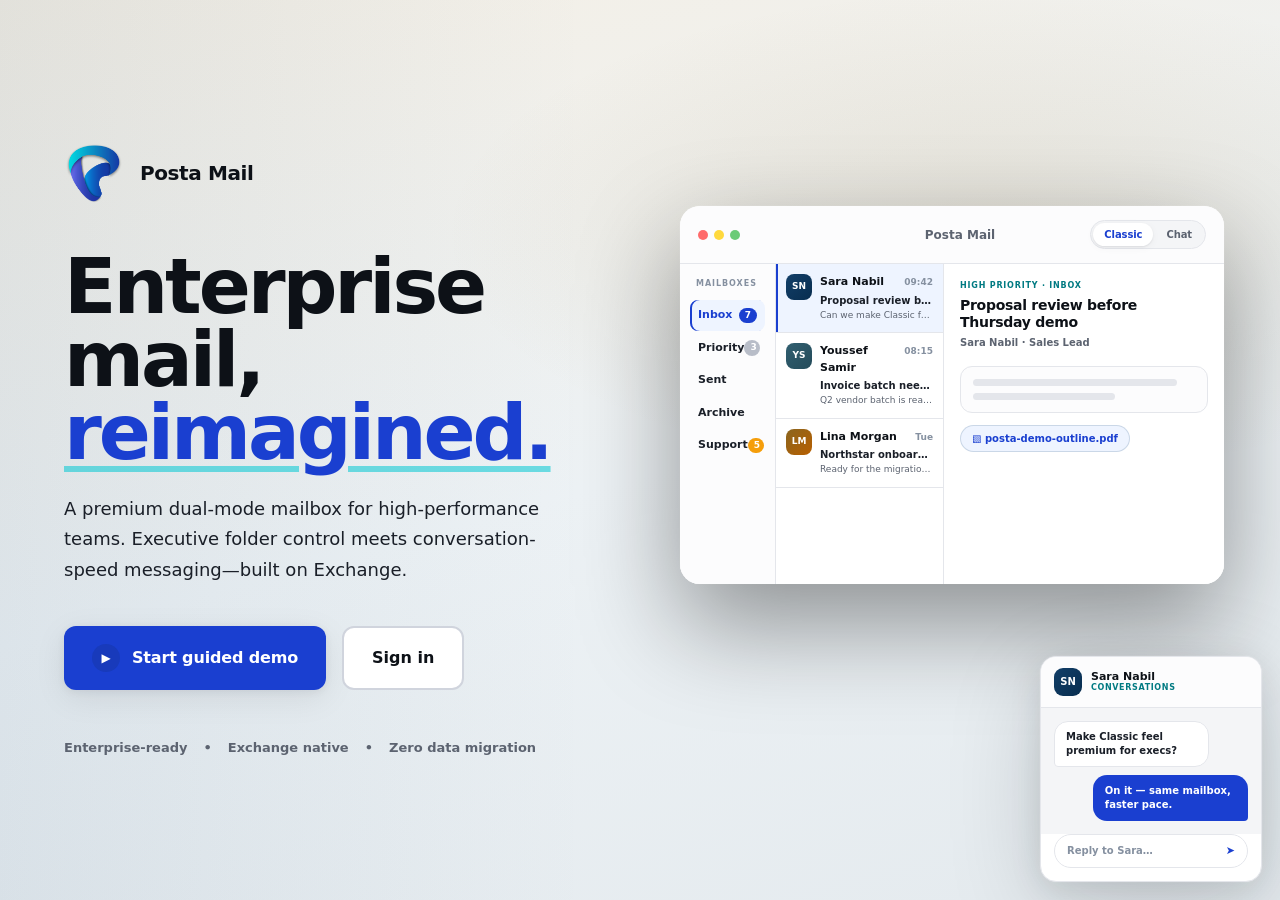
<file: index.html>
<!doctype html>
<html lang="en">
<head>
  <meta charset="utf-8" />
  <meta name="viewport" content="width=device-width, initial-scale=1" />
  <title>Posta Mail — Conversations MVP</title>
  <link rel="stylesheet" href="vendor/fontawesome/css/all.min.css" />
  <link rel="preconnect" href="https://fonts.googleapis.com">
  <link rel="preconnect" href="https://fonts.gstatic.com" crossorigin>
  <link href="https://fonts.googleapis.com/css2?family=Inter:wght@300;400;500;600;700;800&family=JetBrains+Mono:wght@400;500&display=swap" rel="stylesheet">
  <link rel="stylesheet" href="styles.css" />
</head>
<body>
  <div id="app"></div>
  <div id="toast" class="toast" aria-live="polite"></div>
  <script src="data.js"></script>
  <script src="app.js"></script>
</body>
</html>
</file>
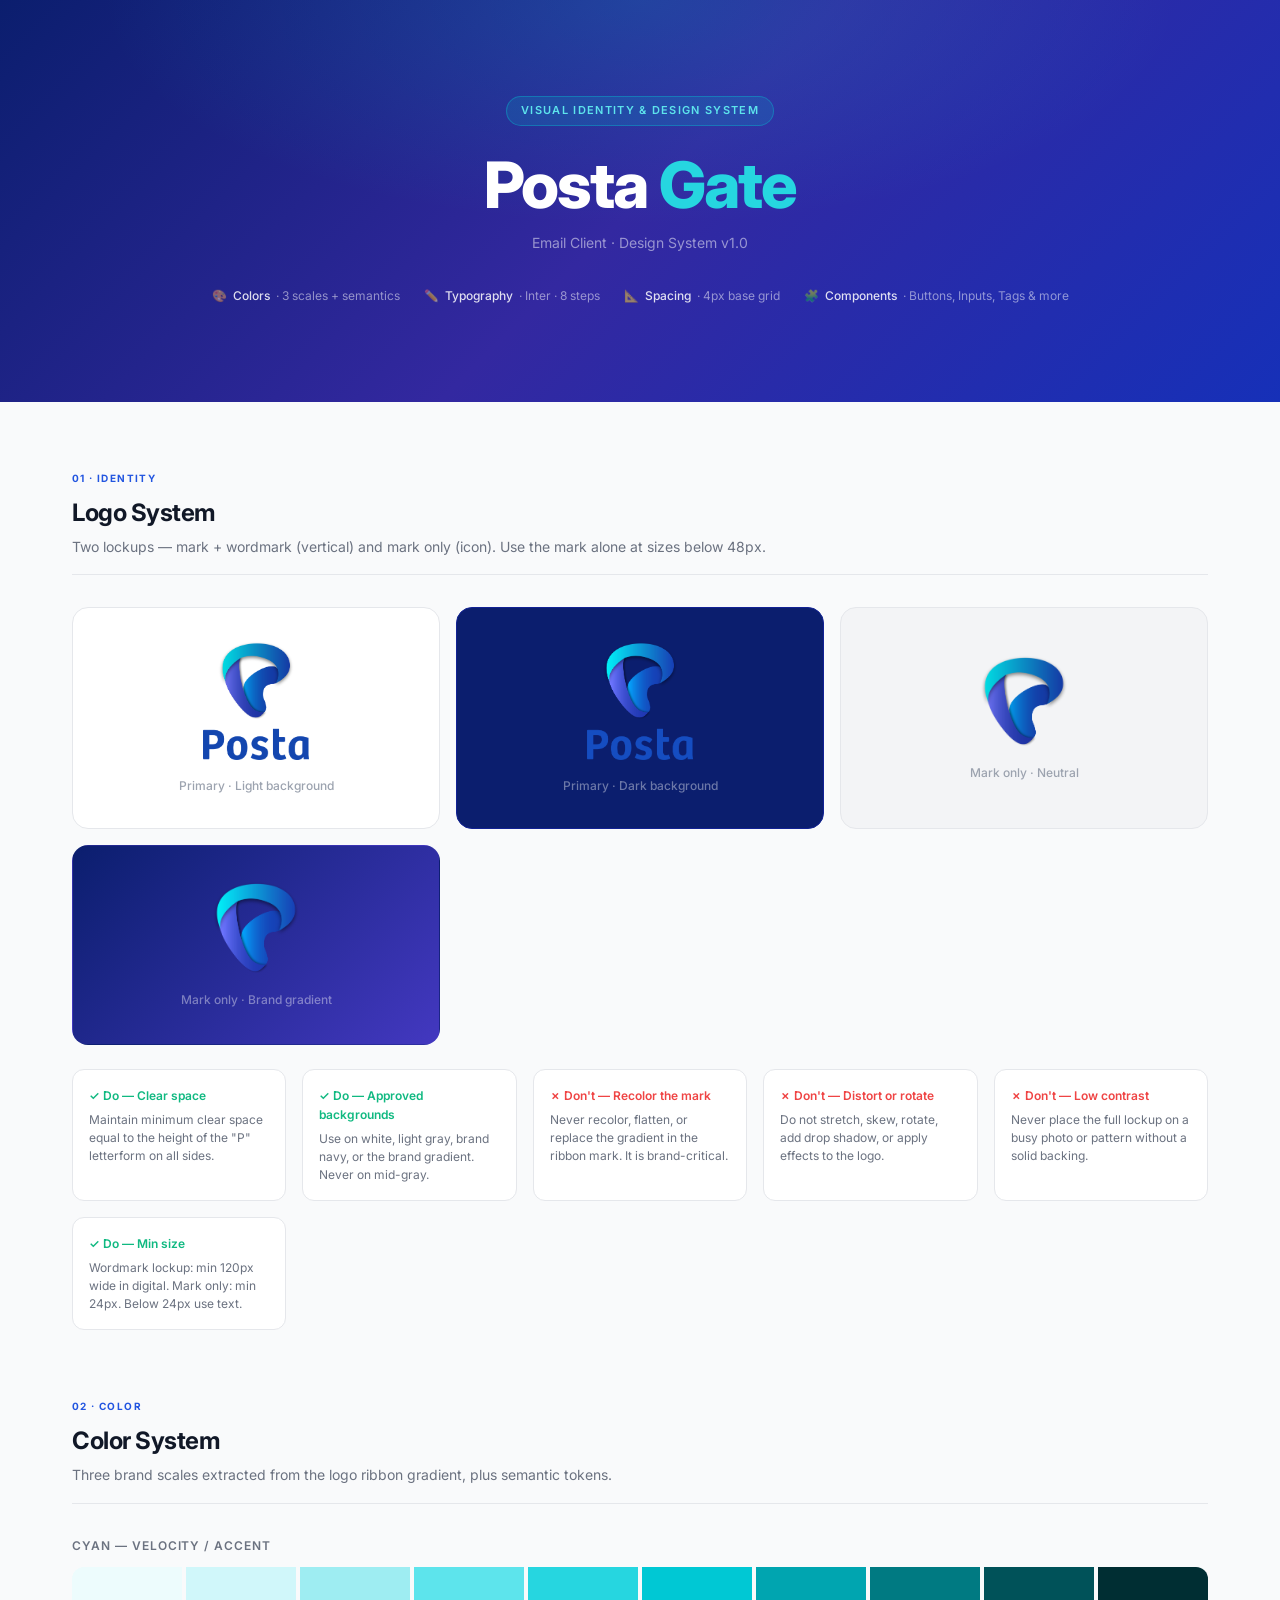
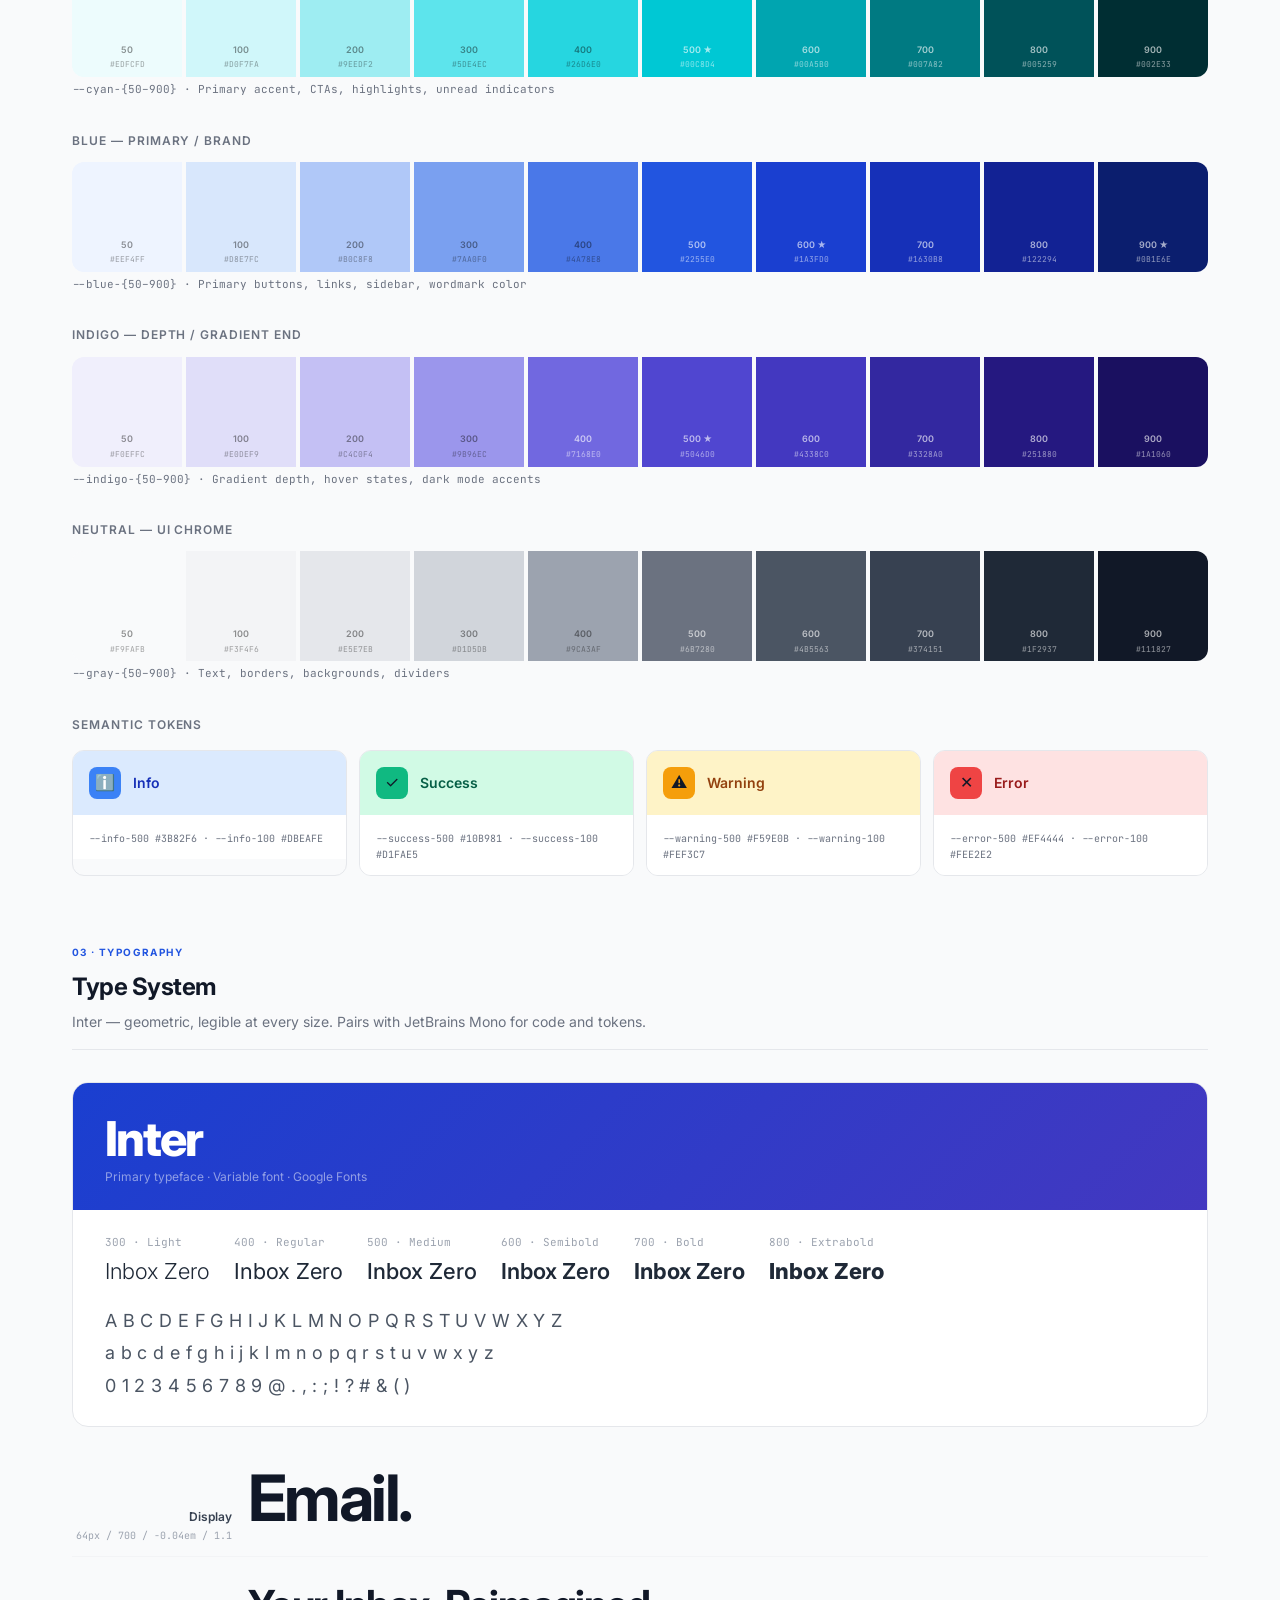
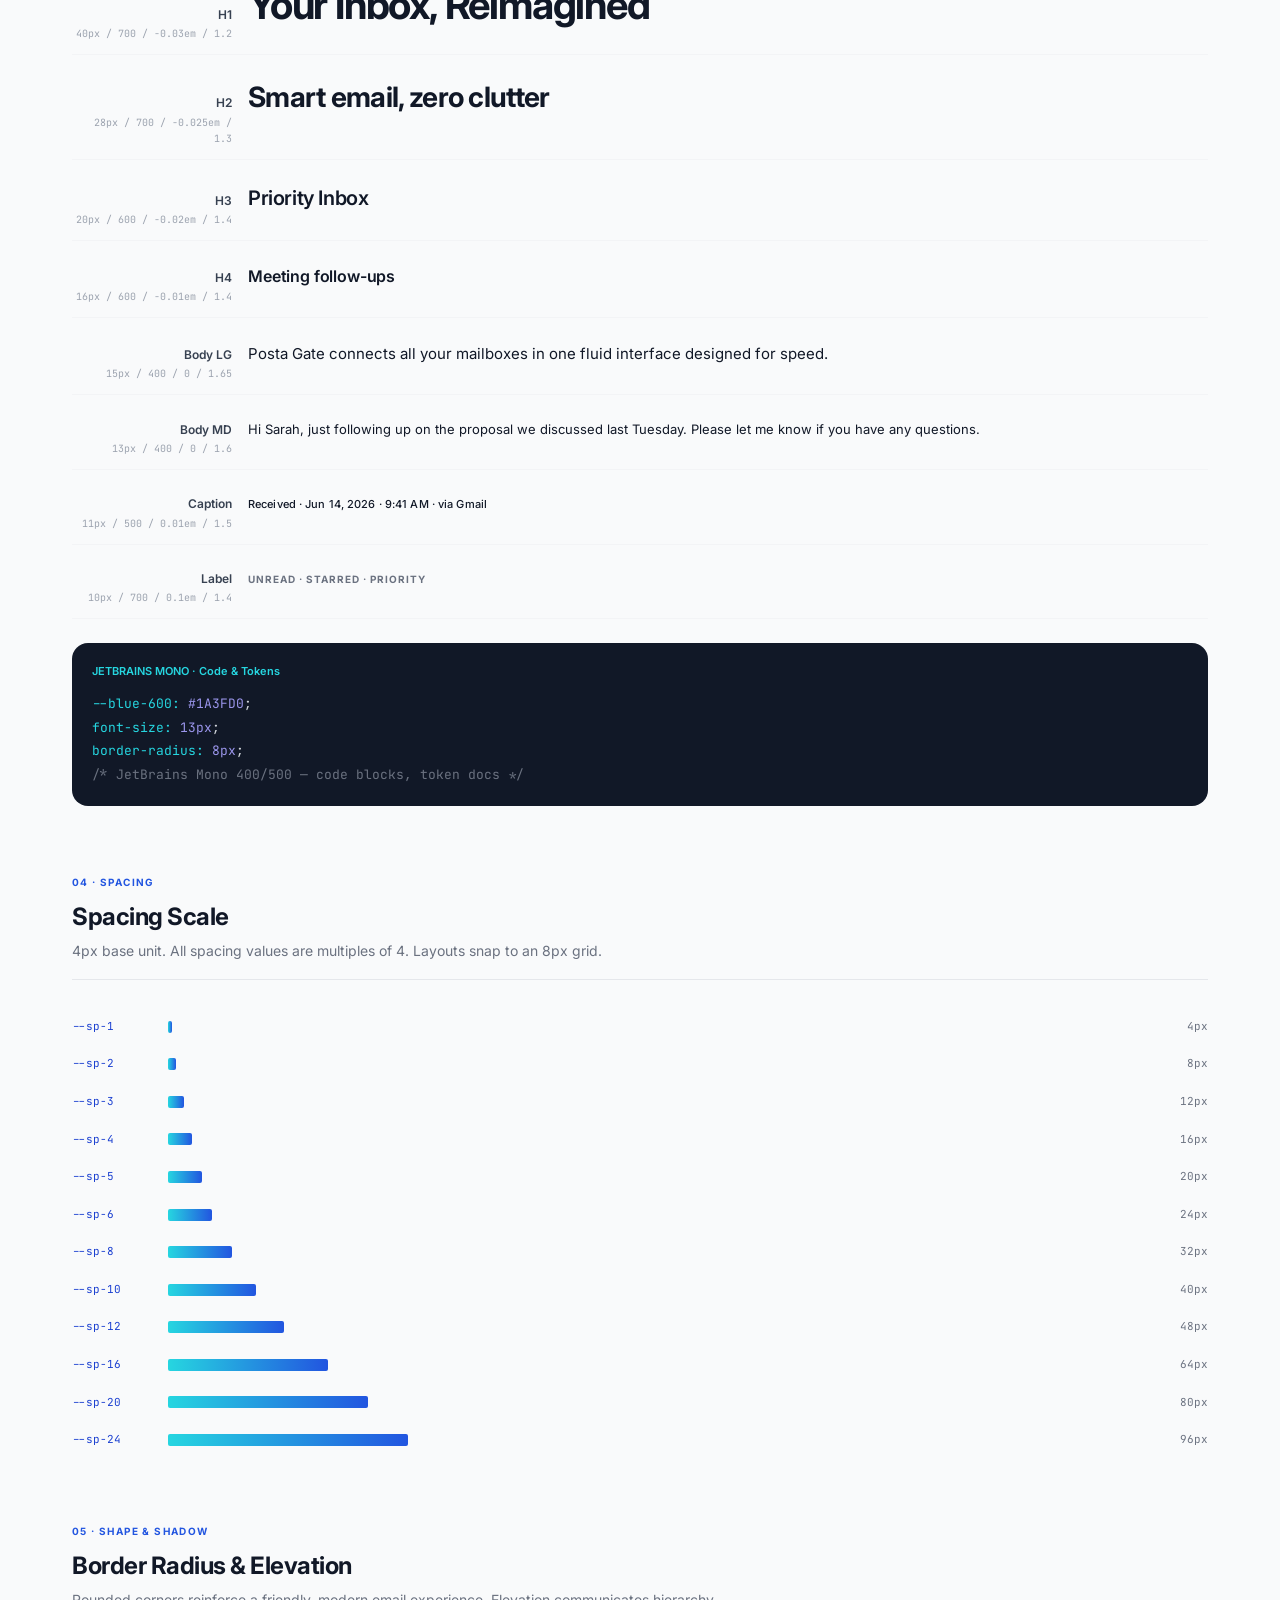
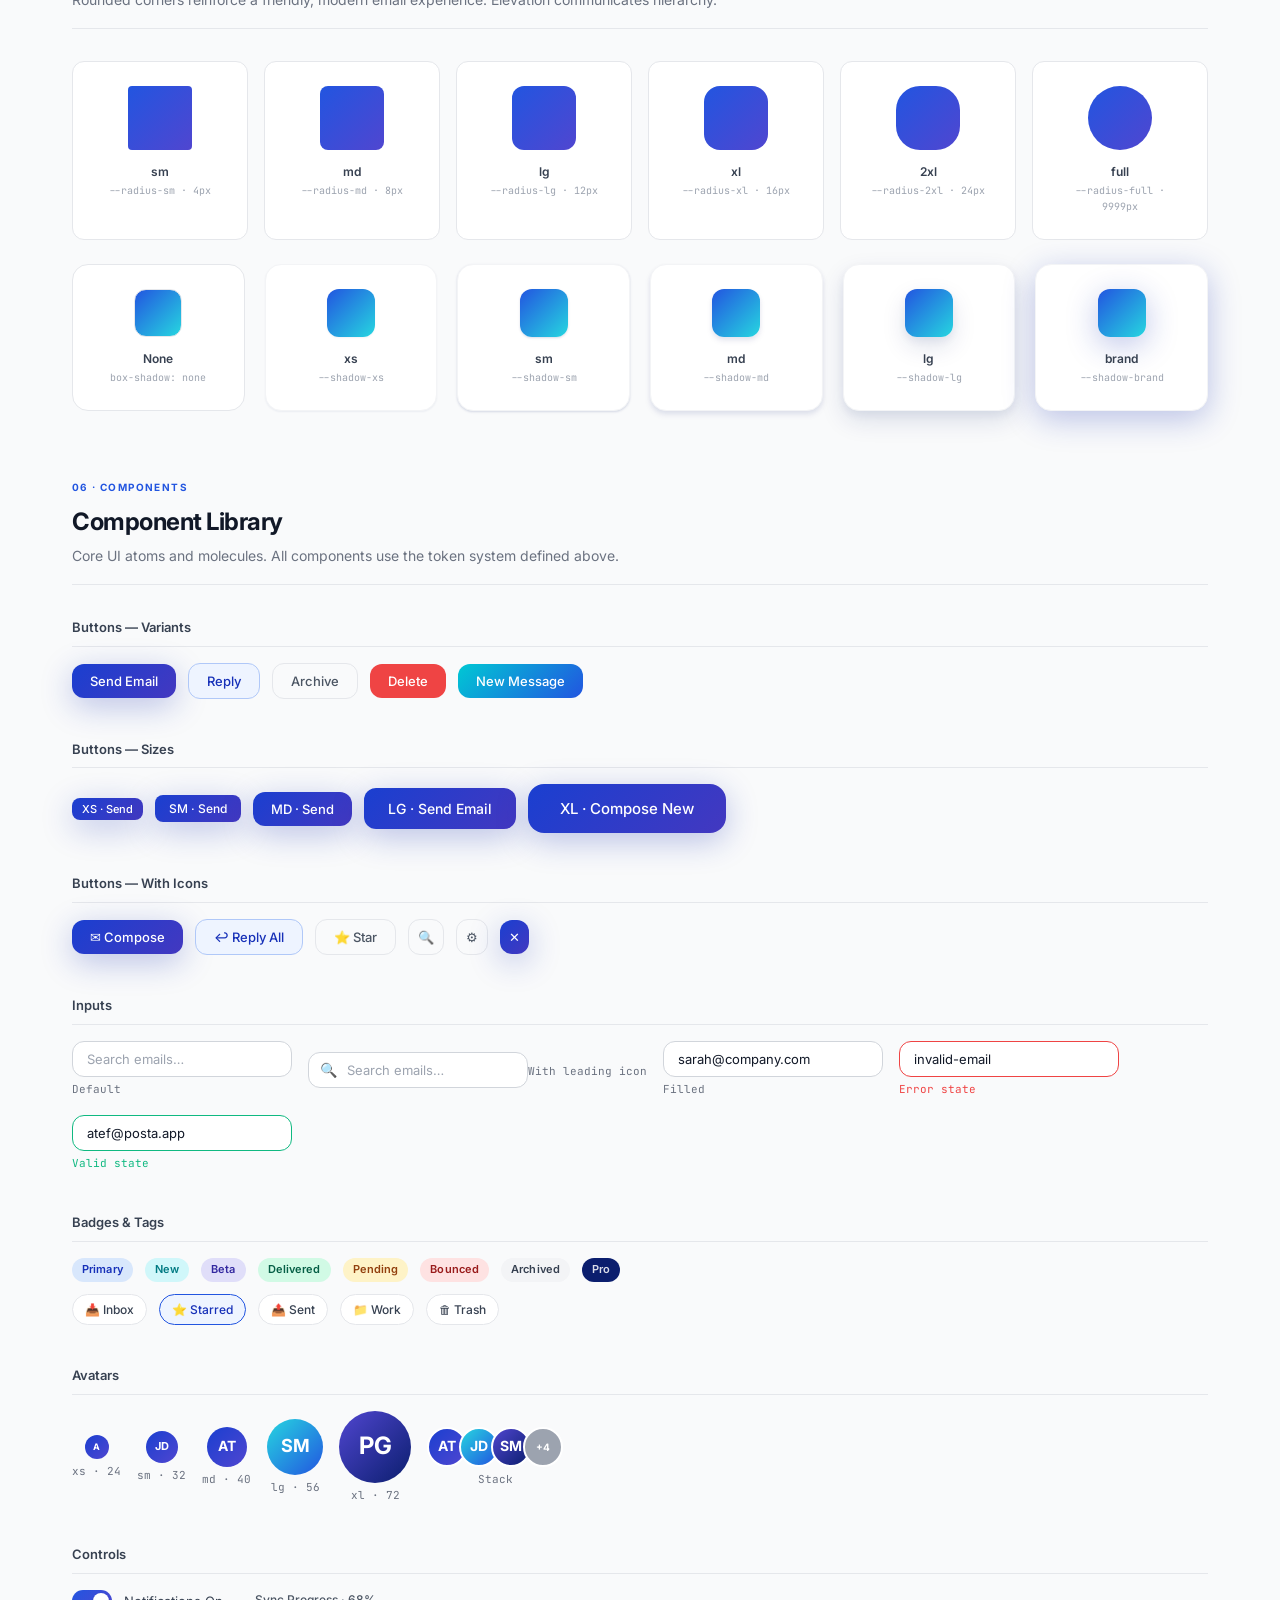
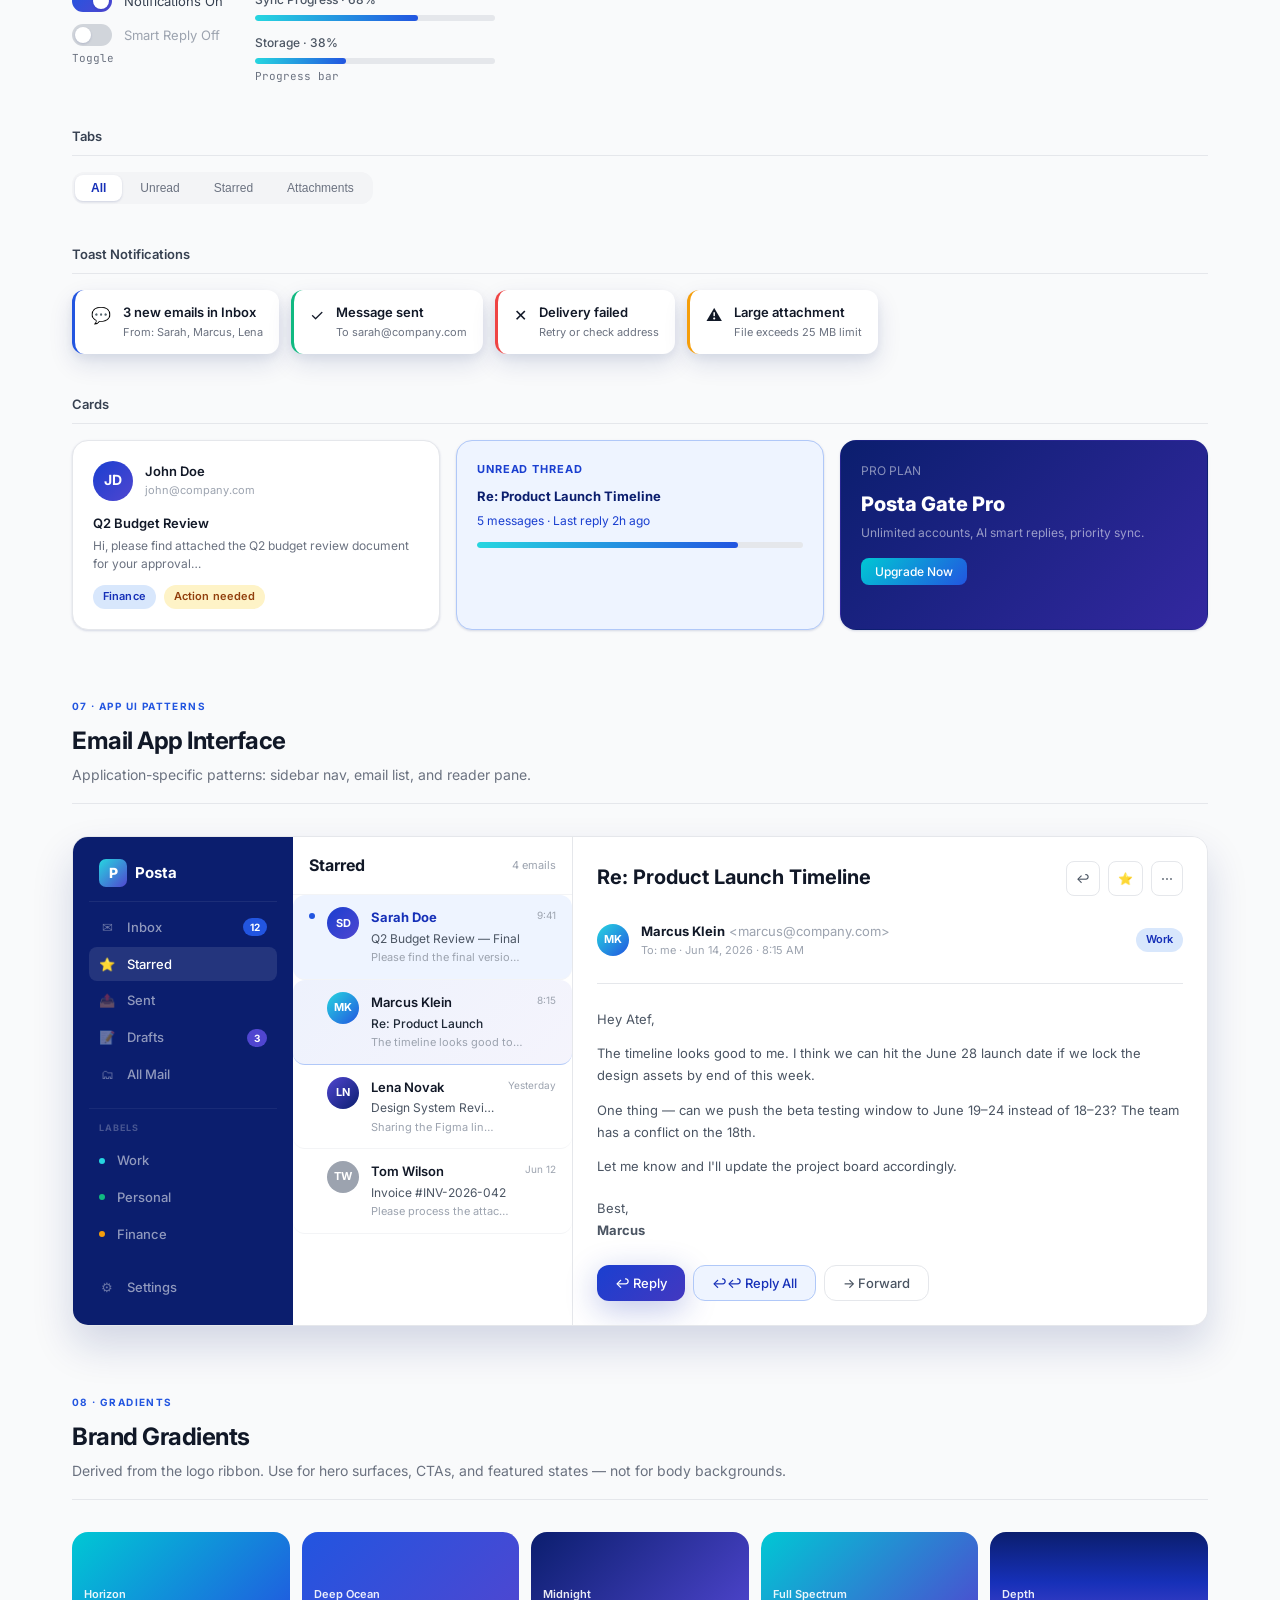
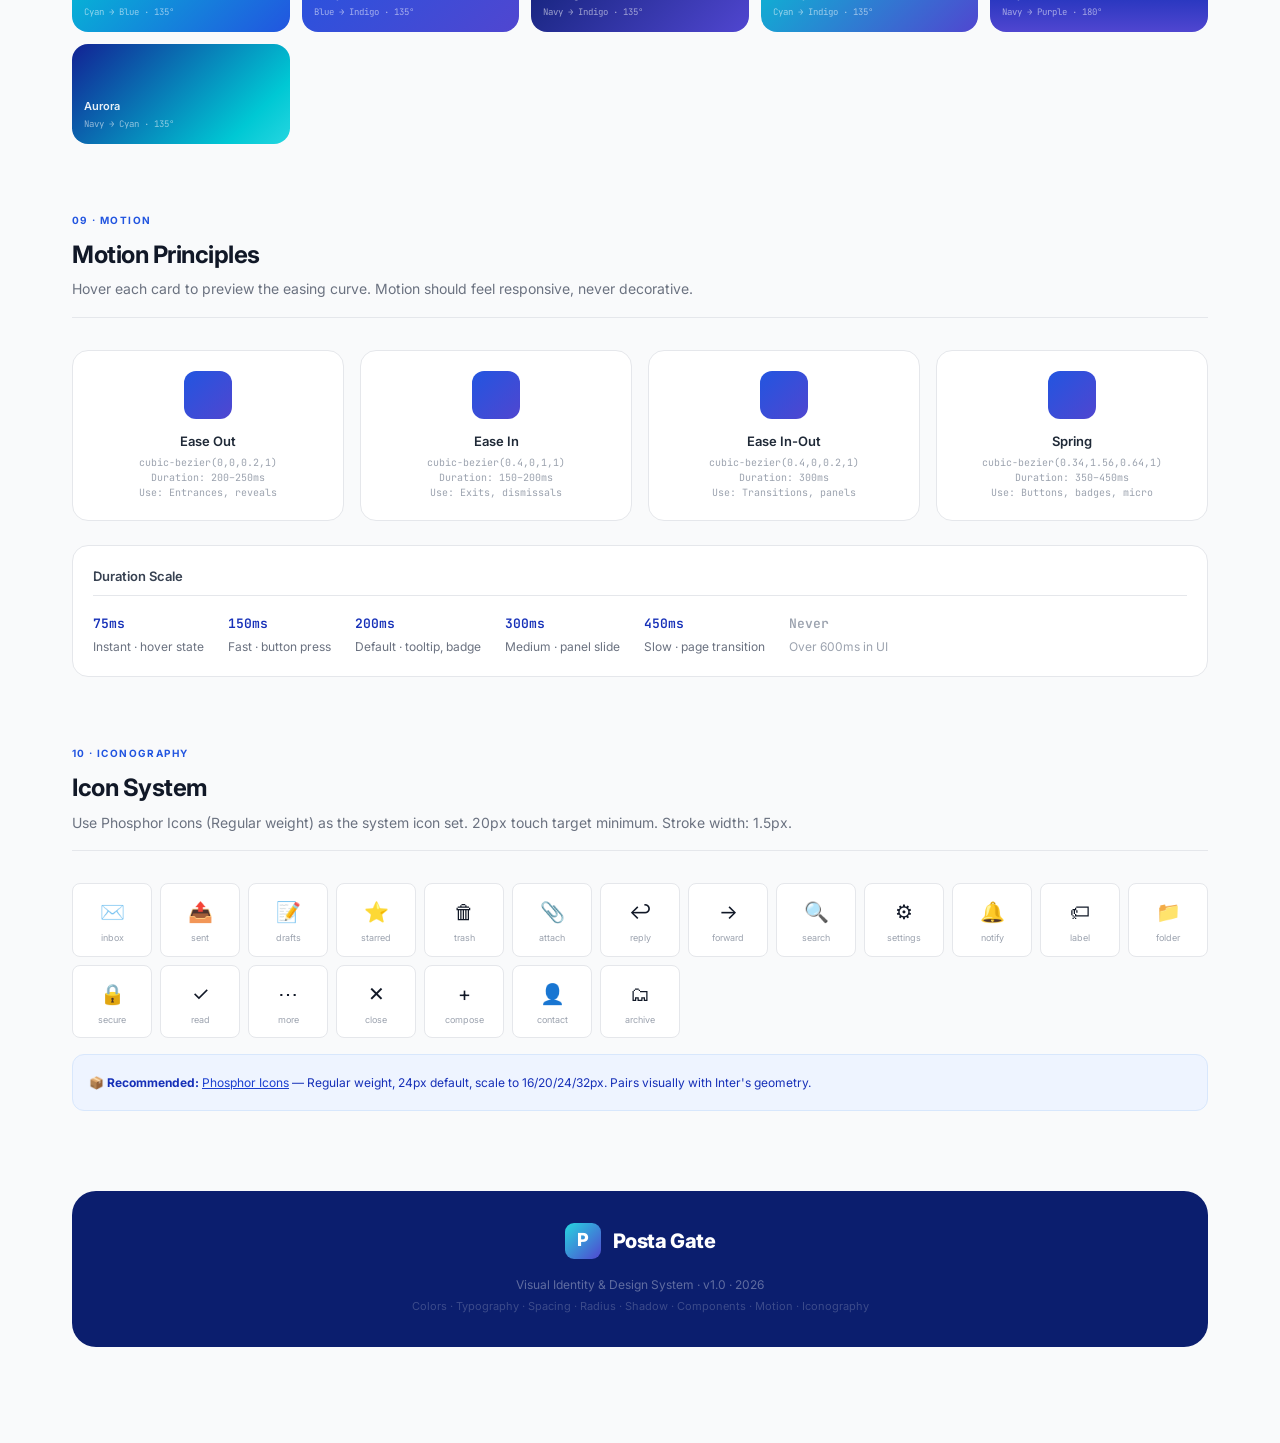
<file: assets/posta-gate-design-system.html>
<!DOCTYPE html>
<html lang="en">
<head>
<meta charset="UTF-8">
<meta name="viewport" content="width=device-width, initial-scale=1.0">
<title>Posta Gate — Visual Identity & Design System</title>
<link rel="preconnect" href="https://fonts.googleapis.com">
<link href="https://fonts.googleapis.com/css2?family=Inter:wght@300;400;500;600;700;800&family=JetBrains+Mono:wght@400;500&display=swap" rel="stylesheet">
<style>
  :root {
    /* ── BRAND COLORS ── */
    --cyan-500:   #00C8D4;
    --cyan-400:   #26D6E0;
    --cyan-300:   #5DE4EC;
    --cyan-200:   #9EEDF2;
    --cyan-100:   #D0F7FA;
    --cyan-50:    #EDFCFD;

    --blue-900:   #0B1E6E;
    --blue-800:   #122294;
    --blue-700:   #1630B8;
    --blue-600:   #1A3FD0;  /* wordmark */
    --blue-500:   #2255E0;
    --blue-400:   #4A78E8;
    --blue-300:   #7AA0F0;
    --blue-200:   #B0C8F8;
    --blue-100:   #D8E7FC;
    --blue-50:    #EEF4FF;

    --indigo-900: #1A1060;
    --indigo-800: #251880;
    --indigo-700: #3328A0;
    --indigo-600: #4338C0;
    --indigo-500: #5046D0;  /* ribbon bottom */
    --indigo-400: #7168E0;
    --indigo-300: #9B96EC;
    --indigo-200: #C4C0F4;
    --indigo-100: #E0DEF9;
    --indigo-50:  #F0EFFC;

    /* Neutrals */
    --gray-950:   #0A0D14;
    --gray-900:   #111827;
    --gray-800:   #1F2937;
    --gray-700:   #374151;
    --gray-600:   #4B5563;
    --gray-500:   #6B7280;
    --gray-400:   #9CA3AF;
    --gray-300:   #D1D5DB;
    --gray-200:   #E5E7EB;
    --gray-100:   #F3F4F6;
    --gray-50:    #F9FAFB;
    --white:      #FFFFFF;

    /* Semantic */
    --success-500: #10B981;
    --success-100: #D1FAE5;
    --warning-500: #F59E0B;
    --warning-100: #FEF3C7;
    --error-500:   #EF4444;
    --error-100:   #FEE2E2;
    --info-500:    #3B82F6;
    --info-100:    #DBEAFE;

    /* Typography */
    --font-sans: 'Inter', -apple-system, BlinkMacSystemFont, sans-serif;
    --font-mono: 'JetBrains Mono', 'Fira Code', monospace;

    /* Radius */
    --radius-sm: 4px;
    --radius-md: 8px;
    --radius-lg: 12px;
    --radius-xl: 16px;
    --radius-2xl: 24px;
    --radius-full: 9999px;

    /* Shadow */
    --shadow-xs: 0 1px 2px rgba(11,30,110,0.06);
    --shadow-sm: 0 1px 3px rgba(11,30,110,0.10), 0 1px 2px rgba(11,30,110,0.06);
    --shadow-md: 0 4px 6px rgba(11,30,110,0.08), 0 2px 4px rgba(11,30,110,0.05);
    --shadow-lg: 0 10px 24px rgba(11,30,110,0.12), 0 4px 8px rgba(11,30,110,0.06);
    --shadow-xl: 0 20px 40px rgba(11,30,110,0.16);
    --shadow-brand: 0 8px 32px rgba(22,48,176,0.28);

    /* Spacing base: 4px */
    --sp-1: 4px;   --sp-2: 8px;   --sp-3: 12px;  --sp-4: 16px;
    --sp-5: 20px;  --sp-6: 24px;  --sp-8: 32px;  --sp-10: 40px;
    --sp-12: 48px; --sp-16: 64px; --sp-20: 80px; --sp-24: 96px;
  }

  *, *::before, *::after { box-sizing: border-box; margin: 0; padding: 0; }

  body {
    font-family: var(--font-sans);
    background: var(--gray-50);
    color: var(--gray-900);
    line-height: 1.6;
    font-size: 14px;
  }

  /* ── LAYOUT ── */
  .page { max-width: 1200px; margin: 0 auto; padding: 0 var(--sp-8) var(--sp-24); }

  /* ── HERO ── */
  .hero {
    background: linear-gradient(135deg, var(--blue-900) 0%, var(--indigo-700) 50%, var(--blue-700) 100%);
    padding: var(--sp-24) var(--sp-8);
    text-align: center;
    position: relative;
    overflow: hidden;
  }
  .hero::before {
    content: '';
    position: absolute; inset: 0;
    background: radial-gradient(ellipse 60% 80% at 50% 0%, rgba(0,200,212,0.18) 0%, transparent 70%);
    pointer-events: none;
  }
  .hero-inner { position: relative; max-width: 1200px; margin: 0 auto; }
  .hero-label {
    display: inline-block;
    background: rgba(0,200,212,0.15);
    border: 1px solid rgba(0,200,212,0.35);
    color: var(--cyan-300);
    font-size: 11px;
    font-weight: 600;
    letter-spacing: 0.12em;
    text-transform: uppercase;
    padding: 5px 14px;
    border-radius: var(--radius-full);
    margin-bottom: var(--sp-6);
  }
  .hero h1 {
    font-size: clamp(36px, 5vw, 64px);
    font-weight: 800;
    color: #fff;
    letter-spacing: -0.03em;
    line-height: 1.1;
    margin-bottom: var(--sp-3);
  }
  .hero h1 span { color: var(--cyan-400); }
  .hero-sub {
    color: rgba(255,255,255,0.6);
    font-size: 16px;
    font-weight: 400;
    margin-top: var(--sp-3);
  }
  .hero-meta {
    display: flex;
    gap: var(--sp-6);
    justify-content: center;
    margin-top: var(--sp-8);
    flex-wrap: wrap;
  }
  .hero-meta-item {
    color: rgba(255,255,255,0.5);
    font-size: 12px;
    display: flex;
    align-items: center;
    gap: 6px;
  }
  .hero-meta-item strong { color: rgba(255,255,255,0.85); font-weight: 500; }

  /* ── SECTION ── */
  section { margin-top: var(--sp-16); }
  .section-header { margin-bottom: var(--sp-8); border-bottom: 1px solid var(--gray-200); padding-bottom: var(--sp-4); }
  .section-tag {
    display: inline-block;
    font-size: 10px;
    font-weight: 700;
    letter-spacing: 0.14em;
    text-transform: uppercase;
    color: var(--blue-500);
    margin-bottom: var(--sp-2);
  }
  .section-title {
    font-size: 24px;
    font-weight: 700;
    color: var(--gray-900);
    letter-spacing: -0.02em;
  }
  .section-desc {
    font-size: 14px;
    color: var(--gray-500);
    margin-top: var(--sp-1);
  }

  /* ── TOKEN LABEL ── */
  .token-label {
    font-family: var(--font-mono);
    font-size: 11px;
    color: var(--gray-500);
    display: block;
    margin-top: 4px;
  }

  /* ── LOGO SECTION ── */
  .logo-grid {
    display: grid;
    grid-template-columns: repeat(auto-fit, minmax(280px, 1fr));
    gap: var(--sp-4);
  }
  .logo-card {
    border-radius: var(--radius-xl);
    padding: var(--sp-8);
    display: flex;
    flex-direction: column;
    align-items: center;
    justify-content: center;
    gap: var(--sp-4);
    min-height: 200px;
    border: 1px solid var(--gray-200);
  }
  .logo-card.light { background: var(--white); }
  .logo-card.dark  { background: var(--blue-900); border-color: var(--blue-800); }
  .logo-card.mid   { background: var(--gray-100); }
  .logo-card.grad  {
    background: linear-gradient(135deg, var(--blue-900), var(--indigo-600));
    border-color: transparent;
  }
  .logo-card img { max-width: 160px; max-height: 120px; object-fit: contain; }
  .logo-card-label {
    font-size: 12px;
    font-weight: 500;
    color: var(--gray-400);
  }
  .logo-card.dark .logo-card-label,
  .logo-card.grad .logo-card-label { color: rgba(255,255,255,0.4); }

  .logo-rule-grid {
    display: grid;
    grid-template-columns: repeat(auto-fit, minmax(200px, 1fr));
    gap: var(--sp-4);
    margin-top: var(--sp-6);
  }
  .logo-rule {
    padding: var(--sp-4);
    border-radius: var(--radius-lg);
    border: 1px solid var(--gray-200);
    background: var(--white);
  }
  .logo-rule-title {
    font-size: 12px;
    font-weight: 600;
    margin-bottom: 6px;
  }
  .logo-rule.do .logo-rule-title  { color: var(--success-500); }
  .logo-rule.dont .logo-rule-title { color: var(--error-500); }
  .logo-rule p { font-size: 12px; color: var(--gray-500); line-height: 1.5; }

  /* ── COLOR SECTION ── */
  .color-group { margin-bottom: var(--sp-8); }
  .color-group-title {
    font-size: 12px;
    font-weight: 600;
    text-transform: uppercase;
    letter-spacing: 0.08em;
    color: var(--gray-500);
    margin-bottom: var(--sp-3);
  }
  .palette-row {
    display: grid;
    grid-template-columns: repeat(10, 1fr);
    gap: 4px;
    border-radius: var(--radius-lg);
    overflow: hidden;
  }
  @media (max-width: 700px) { .palette-row { grid-template-columns: repeat(5, 1fr); } }
  .swatch {
    aspect-ratio: 1;
    display: flex;
    flex-direction: column;
    align-items: center;
    justify-content: flex-end;
    padding: 6px 4px;
    cursor: default;
    transition: transform 0.15s;
    position: relative;
  }
  .swatch:hover { transform: scale(1.05); z-index: 1; border-radius: var(--radius-sm); }
  .swatch .sw-num {
    font-size: 9px;
    font-weight: 600;
    opacity: 0.7;
  }
  .swatch .sw-hex {
    font-family: var(--font-mono);
    font-size: 8px;
    opacity: 0.6;
    margin-top: 1px;
  }
  .swatch.light-text .sw-num,
  .swatch.light-text .sw-hex { color: rgba(255,255,255,0.9); }
  .swatch.dark-text .sw-num,
  .swatch.dark-text .sw-hex  { color: rgba(0,0,0,0.6); }

  /* Semantic colors */
  .semantic-grid {
    display: grid;
    grid-template-columns: repeat(auto-fit, minmax(220px, 1fr));
    gap: var(--sp-3);
    margin-top: var(--sp-4);
  }
  .semantic-card {
    border-radius: var(--radius-lg);
    overflow: hidden;
    border: 1px solid var(--gray-200);
  }
  .semantic-top { height: 64px; display: flex; align-items: center; padding: 0 var(--sp-4); gap: var(--sp-3); }
  .semantic-icon { width: 32px; height: 32px; border-radius: var(--radius-md); display: flex; align-items: center; justify-content: center; font-size: 16px; }
  .semantic-label { font-size: 14px; font-weight: 600; }
  .semantic-bottom { background: var(--white); padding: var(--sp-3) var(--sp-4); }
  .semantic-bottom .token-label { font-size: 10px; }

  /* ── TYPOGRAPHY ── */
  .type-scale { display: flex; flex-direction: column; gap: var(--sp-3); }
  .type-row {
    display: grid;
    grid-template-columns: 160px 1fr;
    gap: var(--sp-4);
    align-items: baseline;
    padding: var(--sp-3) 0;
    border-bottom: 1px solid var(--gray-100);
  }
  .type-meta { text-align: right; }
  .type-meta .name { font-size: 12px; font-weight: 600; color: var(--gray-700); }
  .type-meta .spec { font-family: var(--font-mono); font-size: 10px; color: var(--gray-400); margin-top: 2px; }
  .type-sample { color: var(--gray-900); }

  .font-card {
    border: 1px solid var(--gray-200);
    border-radius: var(--radius-xl);
    overflow: hidden;
    background: var(--white);
    margin-top: var(--sp-4);
  }
  .font-card-header {
    background: linear-gradient(135deg, var(--blue-600), var(--indigo-600));
    padding: var(--sp-8) var(--sp-8) var(--sp-6);
  }
  .font-card-header .font-name {
    font-size: 48px;
    font-weight: 800;
    color: white;
    letter-spacing: -0.04em;
    line-height: 1;
  }
  .font-card-header .font-meta { color: rgba(255,255,255,0.5); font-size: 12px; margin-top: 4px; }
  .font-card-body { padding: var(--sp-6) var(--sp-8); }
  .font-weights { display: flex; flex-wrap: wrap; gap: var(--sp-6); }
  .font-weight-item .w-label { font-size: 11px; color: var(--gray-400); margin-bottom: 2px; font-family: var(--font-mono); }
  .font-weight-item .w-sample { font-size: 22px; color: var(--gray-800); }
  .alphabet { margin-top: var(--sp-4); font-size: 18px; color: var(--gray-600); line-height: 1.8; letter-spacing: 0.02em; word-break: break-all; }

  /* ── SPACING ── */
  .spacing-grid { display: flex; flex-direction: column; gap: var(--sp-2); }
  .spacing-row {
    display: grid;
    grid-template-columns: 80px 1fr 80px;
    align-items: center;
    gap: var(--sp-4);
    padding: 6px 0;
  }
  .sp-token { font-family: var(--font-mono); font-size: 11px; color: var(--blue-600); }
  .sp-bar-wrap { height: 16px; display: flex; align-items: center; }
  .sp-bar { height: 12px; background: linear-gradient(90deg, var(--cyan-400), var(--blue-500)); border-radius: 2px; min-width: 2px; }
  .sp-val { font-family: var(--font-mono); font-size: 11px; color: var(--gray-500); text-align: right; }

  /* ── RADIUS ── */
  .radius-grid {
    display: grid;
    grid-template-columns: repeat(auto-fit, minmax(120px, 1fr));
    gap: var(--sp-4);
  }
  .radius-card {
    background: var(--white);
    border: 1px solid var(--gray-200);
    padding: var(--sp-6);
    text-align: center;
    border-radius: var(--radius-lg);
  }
  .radius-demo {
    width: 64px; height: 64px;
    background: linear-gradient(135deg, var(--blue-500), var(--indigo-500));
    margin: 0 auto var(--sp-3);
  }
  .radius-name { font-size: 12px; font-weight: 600; color: var(--gray-700); }
  .radius-val  { font-family: var(--font-mono); font-size: 10px; color: var(--gray-400); margin-top: 2px; }

  /* ── SHADOW ── */
  .shadow-grid {
    display: grid;
    grid-template-columns: repeat(auto-fit, minmax(160px, 1fr));
    gap: var(--sp-5);
  }
  .shadow-card {
    background: var(--white);
    border-radius: var(--radius-xl);
    padding: var(--sp-6);
    text-align: center;
    border: 1px solid var(--gray-100);
  }
  .shadow-card .s-name { font-size: 12px; font-weight: 600; color: var(--gray-700); margin-top: var(--sp-3); }
  .shadow-card .s-token { font-family: var(--font-mono); font-size: 10px; color: var(--gray-400); margin-top: 2px; }
  .shadow-icon {
    width: 48px; height: 48px;
    background: linear-gradient(135deg, var(--blue-500), var(--cyan-400));
    border-radius: var(--radius-lg);
    margin: 0 auto;
  }

  /* ── COMPONENTS ── */
  .comp-group { margin-bottom: var(--sp-10); }
  .comp-group-label {
    font-size: 13px;
    font-weight: 600;
    color: var(--gray-700);
    margin-bottom: var(--sp-4);
    padding-bottom: var(--sp-2);
    border-bottom: 1px solid var(--gray-200);
  }
  .comp-row { display: flex; flex-wrap: wrap; gap: var(--sp-3); align-items: center; }

  /* Buttons */
  .btn {
    display: inline-flex;
    align-items: center;
    gap: 6px;
    font-family: var(--font-sans);
    font-weight: 500;
    border: none;
    cursor: pointer;
    transition: all 0.15s;
    white-space: nowrap;
    text-decoration: none;
  }
  .btn-xs  { font-size: 11px; padding: 4px 10px;  border-radius: var(--radius-md); }
  .btn-sm  { font-size: 12px; padding: 6px 14px;  border-radius: var(--radius-md); }
  .btn-md  { font-size: 13px; padding: 9px 18px;  border-radius: var(--radius-lg); }
  .btn-lg  { font-size: 14px; padding: 12px 24px; border-radius: var(--radius-lg); }
  .btn-xl  { font-size: 15px; padding: 15px 32px; border-radius: var(--radius-xl); }

  .btn-primary {
    background: linear-gradient(135deg, var(--blue-600) 0%, var(--indigo-600) 100%);
    color: white;
    box-shadow: var(--shadow-brand);
  }
  .btn-primary:hover { background: linear-gradient(135deg, var(--blue-700) 0%, var(--indigo-700) 100%); transform: translateY(-1px); }

  .btn-secondary {
    background: var(--blue-50);
    color: var(--blue-700);
    border: 1px solid var(--blue-200);
  }
  .btn-secondary:hover { background: var(--blue-100); }

  .btn-ghost {
    background: transparent;
    color: var(--gray-600);
    border: 1px solid var(--gray-200);
  }
  .btn-ghost:hover { background: var(--gray-100); }

  .btn-danger {
    background: var(--error-500);
    color: white;
  }
  .btn-danger:hover { background: #DC2626; }

  .btn-cyan {
    background: linear-gradient(135deg, var(--cyan-500), var(--blue-500));
    color: white;
  }

  .btn-icon { padding: 9px; }

  /* Inputs */
  .input-wrap { position: relative; display: inline-flex; align-items: center; }
  .input {
    font-family: var(--font-sans);
    font-size: 13px;
    border: 1.5px solid var(--gray-300);
    border-radius: var(--radius-lg);
    padding: 9px 14px;
    outline: none;
    background: var(--white);
    color: var(--gray-900);
    transition: border-color 0.15s, box-shadow 0.15s;
    width: 220px;
  }
  .input::placeholder { color: var(--gray-400); }
  .input:focus { border-color: var(--blue-500); box-shadow: 0 0 0 3px rgba(34,85,224,0.12); }
  .input.error { border-color: var(--error-500); }
  .input.error:focus { box-shadow: 0 0 0 3px rgba(239,68,68,0.12); }
  .input.success { border-color: var(--success-500); }
  .input-icon-left { padding-left: 38px; }
  .input-icon { position: absolute; left: 12px; color: var(--gray-400); font-size: 14px; }

  /* Badges / Tags */
  .badge {
    display: inline-flex;
    align-items: center;
    gap: 4px;
    font-size: 11px;
    font-weight: 600;
    padding: 3px 10px;
    border-radius: var(--radius-full);
    letter-spacing: 0.01em;
  }
  .badge-blue     { background: var(--blue-100);   color: var(--blue-700); }
  .badge-cyan     { background: var(--cyan-100);    color: #007A82; }
  .badge-indigo   { background: var(--indigo-100);  color: var(--indigo-700); }
  .badge-success  { background: var(--success-100); color: #065F46; }
  .badge-warning  { background: var(--warning-100); color: #92400E; }
  .badge-error    { background: var(--error-100);   color: #991B1B; }
  .badge-gray     { background: var(--gray-100);    color: var(--gray-700); }
  .badge-dark     { background: var(--blue-900);    color: rgba(255,255,255,0.85); }

  /* Avatar */
  .avatar {
    border-radius: var(--radius-full);
    display: inline-flex;
    align-items: center;
    justify-content: center;
    font-weight: 700;
    font-size: 12px;
    color: white;
    background: linear-gradient(135deg, var(--blue-600), var(--indigo-500));
    flex-shrink: 0;
  }
  .avatar-xs { width: 24px; height: 24px; font-size: 9px; }
  .avatar-sm { width: 32px; height: 32px; font-size: 11px; }
  .avatar-md { width: 40px; height: 40px; font-size: 14px; }
  .avatar-lg { width: 56px; height: 56px; font-size: 18px; }
  .avatar-xl { width: 72px; height: 72px; font-size: 24px; }
  .avatar-cyan   { background: linear-gradient(135deg, var(--cyan-400), var(--blue-500)); }
  .avatar-indigo { background: linear-gradient(135deg, var(--indigo-500), var(--blue-900)); }
  .avatar-stack  { display: flex; }
  .avatar-stack .avatar { margin-left: -8px; border: 2px solid white; }
  .avatar-stack .avatar:first-child { margin-left: 0; }

  /* Card */
  .card {
    background: var(--white);
    border: 1px solid var(--gray-200);
    border-radius: var(--radius-xl);
    padding: var(--sp-5);
    box-shadow: var(--shadow-sm);
    transition: box-shadow 0.2s;
  }
  .card:hover { box-shadow: var(--shadow-md); }

  /* Email Item (app-specific) */
  .email-item {
    display: flex;
    align-items: flex-start;
    gap: var(--sp-3);
    padding: var(--sp-3) var(--sp-4);
    border-radius: var(--radius-lg);
    cursor: pointer;
    transition: background 0.1s;
    border-bottom: 1px solid var(--gray-100);
  }
  .email-item:hover { background: var(--blue-50); }
  .email-item.unread { background: var(--blue-50); }
  .email-item.unread .email-sender { color: var(--blue-700); font-weight: 700; }
  .email-item.active { background: linear-gradient(135deg, rgba(34,85,224,0.08), rgba(80,70,208,0.06)); border-color: var(--blue-200); }
  .email-content { flex: 1; min-width: 0; }
  .email-sender { font-size: 13px; font-weight: 600; color: var(--gray-900); white-space: nowrap; overflow: hidden; text-overflow: ellipsis; }
  .email-subject { font-size: 12px; color: var(--gray-600); white-space: nowrap; overflow: hidden; text-overflow: ellipsis; margin-top: 1px; }
  .email-preview { font-size: 11px; color: var(--gray-400); white-space: nowrap; overflow: hidden; text-overflow: ellipsis; margin-top: 1px; }
  .email-time { font-size: 10px; color: var(--gray-400); white-space: nowrap; flex-shrink: 0; }
  .unread-dot { width: 6px; height: 6px; background: var(--blue-500); border-radius: 50%; flex-shrink: 0; margin-top: 6px; }

  /* Toggle */
  .toggle { position: relative; display: inline-block; width: 40px; height: 22px; cursor: pointer; }
  .toggle input { opacity: 0; width: 0; height: 0; }
  .toggle-track {
    position: absolute; inset: 0;
    background: var(--gray-300);
    border-radius: var(--radius-full);
    transition: background 0.2s;
  }
  .toggle input:checked ~ .toggle-track { background: linear-gradient(135deg, var(--blue-500), var(--indigo-500)); }
  .toggle-thumb {
    position: absolute;
    width: 16px; height: 16px;
    left: 3px; top: 3px;
    background: white;
    border-radius: 50%;
    transition: transform 0.2s;
    box-shadow: var(--shadow-sm);
  }
  .toggle input:checked ~ .toggle-track ~ .toggle-thumb { transform: translateX(18px); }

  /* Progress */
  .progress { height: 6px; background: var(--gray-200); border-radius: var(--radius-full); overflow: hidden; }
  .progress-bar { height: 100%; border-radius: var(--radius-full); background: linear-gradient(90deg, var(--cyan-400), var(--blue-500)); }

  /* Notification / Toast */
  .toast {
    display: flex;
    align-items: flex-start;
    gap: var(--sp-3);
    padding: var(--sp-3) var(--sp-4);
    border-radius: var(--radius-lg);
    border-left: 3px solid;
    background: var(--white);
    box-shadow: var(--shadow-lg);
    max-width: 320px;
  }
  .toast.info    { border-color: var(--blue-500); }
  .toast.success { border-color: var(--success-500); }
  .toast.error   { border-color: var(--error-500); }
  .toast.warning { border-color: var(--warning-500); }
  .toast-icon { font-size: 16px; flex-shrink: 0; margin-top: 1px; }
  .toast-title { font-size: 13px; font-weight: 600; color: var(--gray-900); }
  .toast-body  { font-size: 11px; color: var(--gray-500); margin-top: 2px; }

  /* Tabs */
  .tabs { display: flex; gap: 2px; background: var(--gray-100); padding: 3px; border-radius: var(--radius-lg); }
  .tab {
    font-size: 12px; font-weight: 500;
    padding: 6px 16px;
    border-radius: var(--radius-md);
    cursor: pointer;
    color: var(--gray-500);
    border: none;
    background: transparent;
    transition: all 0.15s;
  }
  .tab.active {
    background: var(--white);
    color: var(--blue-700);
    font-weight: 600;
    box-shadow: var(--shadow-sm);
  }

  /* Chip */
  .chip {
    display: inline-flex;
    align-items: center;
    gap: 5px;
    font-size: 12px;
    font-weight: 500;
    padding: 5px 12px;
    border-radius: var(--radius-full);
    border: 1.5px solid var(--gray-200);
    background: var(--white);
    color: var(--gray-700);
    cursor: pointer;
    transition: all 0.15s;
  }
  .chip:hover { border-color: var(--blue-300); color: var(--blue-600); background: var(--blue-50); }
  .chip.active { border-color: var(--blue-500); color: var(--blue-700); background: var(--blue-50); }

  /* Sidebar */
  .sidebar-demo {
    background: var(--blue-900);
    border-radius: var(--radius-xl);
    padding: var(--sp-4);
    width: 220px;
    flex-shrink: 0;
  }
  .sidebar-item {
    display: flex;
    align-items: center;
    gap: var(--sp-3);
    padding: 7px 10px;
    border-radius: var(--radius-md);
    cursor: pointer;
    color: rgba(255,255,255,0.55);
    font-size: 13px;
    font-weight: 500;
    transition: all 0.1s;
    margin-bottom: 2px;
  }
  .sidebar-item:hover { background: rgba(255,255,255,0.06); color: rgba(255,255,255,0.85); }
  .sidebar-item.active { background: rgba(255,255,255,0.1); color: white; }
  .sidebar-item .si-icon { width: 16px; text-align: center; opacity: 0.7; }
  .sidebar-item.active .si-icon { opacity: 1; }
  .sidebar-count {
    margin-left: auto;
    background: var(--blue-500);
    color: white;
    font-size: 10px;
    font-weight: 700;
    padding: 1px 7px;
    border-radius: var(--radius-full);
  }
  .sidebar-logo {
    display: flex;
    align-items: center;
    gap: 8px;
    padding: 6px 10px 14px;
    margin-bottom: var(--sp-2);
    border-bottom: 1px solid rgba(255,255,255,0.07);
  }
  .sidebar-logo .logo-mark {
    width: 28px; height: 28px;
    background: linear-gradient(135deg, var(--cyan-400), var(--indigo-500));
    border-radius: 7px;
    display: flex; align-items: center; justify-content: center;
    font-size: 14px; font-weight: 800; color: white;
  }
  .sidebar-logo .logo-text { font-size: 15px; font-weight: 700; color: white; }

  /* App screenshot mockup */
  .app-mockup {
    display: flex;
    background: var(--gray-100);
    border-radius: var(--radius-xl);
    overflow: hidden;
    border: 1px solid var(--gray-200);
    box-shadow: var(--shadow-xl);
    min-height: 480px;
  }
  .app-sidebar {
    width: 220px;
    background: var(--blue-900);
    padding: var(--sp-4);
    flex-shrink: 0;
  }
  .app-list {
    width: 280px;
    background: var(--white);
    border-right: 1px solid var(--gray-200);
    flex-shrink: 0;
    overflow: hidden;
  }
  .app-list-header {
    padding: var(--sp-4);
    border-bottom: 1px solid var(--gray-100);
    display: flex;
    align-items: center;
    justify-content: space-between;
  }
  .app-list-title { font-size: 16px; font-weight: 700; color: var(--gray-900); }
  .app-list-count { font-size: 11px; color: var(--gray-400); }
  .app-reader { flex: 1; padding: var(--sp-6); background: var(--white); }
  .app-reader-header { margin-bottom: var(--sp-5); }
  .reader-subject { font-size: 20px; font-weight: 700; color: var(--gray-900); margin-bottom: var(--sp-3); }
  .reader-meta { display: flex; align-items: center; gap: var(--sp-3); }
  .reader-from { font-size: 13px; color: var(--gray-600); }
  .reader-from strong { color: var(--gray-900); }
  .reader-body p { font-size: 13px; color: var(--gray-600); line-height: 1.7; margin-bottom: var(--sp-3); }

  /* Motion */
  .motion-grid {
    display: grid;
    grid-template-columns: repeat(auto-fit, minmax(200px, 1fr));
    gap: var(--sp-4);
  }
  .motion-card {
    background: var(--white);
    border: 1px solid var(--gray-200);
    border-radius: var(--radius-xl);
    padding: var(--sp-5);
    text-align: center;
  }
  .motion-demo {
    width: 48px; height: 48px;
    background: linear-gradient(135deg, var(--blue-500), var(--indigo-500));
    border-radius: var(--radius-lg);
    margin: 0 auto var(--sp-3);
    cursor: pointer;
  }
  .motion-demo.ease-in    { transition: transform 0.2s cubic-bezier(0.4, 0, 1, 1); }
  .motion-demo.ease-out   { transition: transform 0.25s cubic-bezier(0, 0, 0.2, 1); }
  .motion-demo.ease-io    { transition: transform 0.3s cubic-bezier(0.4, 0, 0.2, 1); }
  .motion-demo.spring     { transition: transform 0.4s cubic-bezier(0.34, 1.56, 0.64, 1); }
  .motion-demo:hover      { transform: scale(1.2); }
  .motion-name { font-size: 13px; font-weight: 600; color: var(--gray-800); }
  .motion-spec { font-family: var(--font-mono); font-size: 10px; color: var(--gray-400); margin-top: 4px; line-height: 1.5; }

  /* Iconography */
  .icon-grid {
    display: grid;
    grid-template-columns: repeat(auto-fill, minmax(80px, 1fr));
    gap: var(--sp-2);
  }
  .icon-cell {
    display: flex;
    flex-direction: column;
    align-items: center;
    gap: 4px;
    padding: var(--sp-3);
    border-radius: var(--radius-md);
    background: var(--white);
    border: 1px solid var(--gray-200);
    cursor: pointer;
    transition: all 0.15s;
  }
  .icon-cell:hover { background: var(--blue-50); border-color: var(--blue-200); }
  .icon-cell .ic { font-size: 20px; }
  .icon-cell .ic-name { font-size: 9px; color: var(--gray-400); text-align: center; line-height: 1.3; }

  /* Gradient showcase */
  .gradient-grid {
    display: grid;
    grid-template-columns: repeat(auto-fit, minmax(180px, 1fr));
    gap: var(--sp-3);
  }
  .grad-card {
    height: 100px;
    border-radius: var(--radius-xl);
    display: flex;
    align-items: flex-end;
    padding: var(--sp-3);
    position: relative;
    overflow: hidden;
  }
  .grad-name { font-size: 11px; font-weight: 600; color: rgba(255,255,255,0.9); }
  .grad-val  { font-family: var(--font-mono); font-size: 9px; color: rgba(255,255,255,0.55); display: block; margin-top: 1px; }

  /* Divider */
  hr { border: none; border-top: 1px solid var(--gray-200); margin: var(--sp-6) 0; }

  /* Scrollbar */
  ::-webkit-scrollbar { width: 6px; height: 6px; }
  ::-webkit-scrollbar-track { background: transparent; }
  ::-webkit-scrollbar-thumb { background: var(--gray-300); border-radius: 3px; }

  /* ── GRID UTILITY ── */
  .grid-2 { display: grid; grid-template-columns: repeat(2, 1fr); gap: var(--sp-4); }
  .grid-3 { display: grid; grid-template-columns: repeat(3, 1fr); gap: var(--sp-4); }
  @media (max-width: 600px) { .grid-2, .grid-3 { grid-template-columns: 1fr; } }

  /* ── TOC NAV ── */
  .toc {
    position: fixed;
    top: 24px;
    right: 24px;
    background: var(--white);
    border: 1px solid var(--gray-200);
    border-radius: var(--radius-xl);
    padding: var(--sp-4);
    box-shadow: var(--shadow-lg);
    z-index: 100;
    width: 180px;
    display: none;
  }
  @media (min-width: 1420px) { .toc { display: block; } }
  .toc-title { font-size: 10px; font-weight: 700; text-transform: uppercase; letter-spacing: 0.1em; color: var(--gray-400); margin-bottom: var(--sp-3); }
  .toc a {
    display: block;
    font-size: 12px;
    color: var(--gray-500);
    text-decoration: none;
    padding: 3px 0;
    border-left: 2px solid transparent;
    padding-left: 8px;
    transition: all 0.1s;
  }
  .toc a:hover { color: var(--blue-600); border-color: var(--blue-400); }
</style>
</head>
<body>

<!-- HERO -->
<div class="hero">
  <div class="hero-inner">
    <div class="hero-label">Visual Identity & Design System</div>
    <h1>Posta <span>Gate</span></h1>
    <p style="color:rgba(255,255,255,0.5);font-size:14px;margin-top:6px;">Email Client · Design System v1.0</p>
    <div class="hero-meta">
      <div class="hero-meta-item">🎨 <strong>Colors</strong> · 3 scales + semantics</div>
      <div class="hero-meta-item">✏️ <strong>Typography</strong> · Inter · 8 steps</div>
      <div class="hero-meta-item">📐 <strong>Spacing</strong> · 4px base grid</div>
      <div class="hero-meta-item">🧩 <strong>Components</strong> · Buttons, Inputs, Tags &amp; more</div>
    </div>
  </div>
</div>

<div class="page">

<!-- TOC -->
<nav class="toc">
  <div class="toc-title">Contents</div>
  <a href="#logo">Logo</a>
  <a href="#colors">Color System</a>
  <a href="#typography">Typography</a>
  <a href="#spacing">Spacing</a>
  <a href="#shape">Shape & Shadow</a>
  <a href="#components">Components</a>
  <a href="#app-ui">App UI Patterns</a>
  <a href="#gradients">Gradients</a>
  <a href="#motion">Motion</a>
  <a href="#icons">Iconography</a>
</nav>

<!-- ═══════════════════════════════════════════════════════ LOGO -->
<section id="logo">
  <div class="section-header">
    <span class="section-tag">01 · Identity</span>
    <h2 class="section-title">Logo System</h2>
    <p class="section-desc">Two lockups — mark + wordmark (vertical) and mark only (icon). Use the mark alone at sizes below 48px.</p>
  </div>

  <div class="logo-grid">
    <div class="logo-card light">
      <img src="Asset 1@4x.png" alt="Posta Gate vertical lockup on light">
      <span class="logo-card-label">Primary · Light background</span>
    </div>
    <div class="logo-card dark">
      <img src="Asset 1@4x.png" alt="Posta Gate vertical lockup on dark" style="filter:brightness(1.1);">
      <span class="logo-card-label">Primary · Dark background</span>
    </div>
    <div class="logo-card mid">
      <img src="Asset 2@4x.png" alt="Posta mark only" style="max-width:90px;">
      <span class="logo-card-label">Mark only · Neutral</span>
    </div>
    <div class="logo-card grad">
      <img src="Asset 2@4x.png" alt="Posta mark only on gradient" style="max-width:90px;filter:brightness(1.1);">
      <span class="logo-card-label">Mark only · Brand gradient</span>
    </div>
  </div>

  <div class="logo-rule-grid">
    <div class="logo-rule do">
      <div class="logo-rule-title">✓ Do — Clear space</div>
      <p>Maintain minimum clear space equal to the height of the "P" letterform on all sides.</p>
    </div>
    <div class="logo-rule do">
      <div class="logo-rule-title">✓ Do — Approved backgrounds</div>
      <p>Use on white, light gray, brand navy, or the brand gradient. Never on mid-gray.</p>
    </div>
    <div class="logo-rule dont">
      <div class="logo-rule-title">✗ Don't — Recolor the mark</div>
      <p>Never recolor, flatten, or replace the gradient in the ribbon mark. It is brand-critical.</p>
    </div>
    <div class="logo-rule dont">
      <div class="logo-rule-title">✗ Don't — Distort or rotate</div>
      <p>Do not stretch, skew, rotate, add drop shadow, or apply effects to the logo.</p>
    </div>
    <div class="logo-rule dont">
      <div class="logo-rule-title">✗ Don't — Low contrast</div>
      <p>Never place the full lockup on a busy photo or pattern without a solid backing.</p>
    </div>
    <div class="logo-rule do">
      <div class="logo-rule-title">✓ Do — Min size</div>
      <p>Wordmark lockup: min 120px wide in digital. Mark only: min 24px. Below 24px use text.</p>
    </div>
  </div>
</section>

<!-- ═══════════════════════════════════════════════════════ COLORS -->
<section id="colors">
  <div class="section-header">
    <span class="section-tag">02 · Color</span>
    <h2 class="section-title">Color System</h2>
    <p class="section-desc">Three brand scales extracted from the logo ribbon gradient, plus semantic tokens.</p>
  </div>

  <!-- Cyan -->
  <div class="color-group">
    <div class="color-group-title">Cyan — Velocity / Accent</div>
    <div class="palette-row">
      <div class="swatch dark-text"  style="background:#EDFCFD"><span class="sw-num">50</span><span class="sw-hex">#EDFCFD</span></div>
      <div class="swatch dark-text"  style="background:#D0F7FA"><span class="sw-num">100</span><span class="sw-hex">#D0F7FA</span></div>
      <div class="swatch dark-text"  style="background:#9EEDF2"><span class="sw-num">200</span><span class="sw-hex">#9EEDF2</span></div>
      <div class="swatch dark-text"  style="background:#5DE4EC"><span class="sw-num">300</span><span class="sw-hex">#5DE4EC</span></div>
      <div class="swatch dark-text"  style="background:#26D6E0"><span class="sw-num">400</span><span class="sw-hex">#26D6E0</span></div>
      <div class="swatch light-text" style="background:#00C8D4"><span class="sw-num">500 ★</span><span class="sw-hex">#00C8D4</span></div>
      <div class="swatch light-text" style="background:#00A5B0"><span class="sw-num">600</span><span class="sw-hex">#00A5B0</span></div>
      <div class="swatch light-text" style="background:#007A82"><span class="sw-num">700</span><span class="sw-hex">#007A82</span></div>
      <div class="swatch light-text" style="background:#005259"><span class="sw-num">800</span><span class="sw-hex">#005259</span></div>
      <div class="swatch light-text" style="background:#002E33"><span class="sw-num">900</span><span class="sw-hex">#002E33</span></div>
    </div>
    <span class="token-label">--cyan-{50–900}  ·  Primary accent, CTAs, highlights, unread indicators</span>
  </div>

  <!-- Blue -->
  <div class="color-group">
    <div class="color-group-title">Blue — Primary / Brand</div>
    <div class="palette-row">
      <div class="swatch dark-text"  style="background:#EEF4FF"><span class="sw-num">50</span><span class="sw-hex">#EEF4FF</span></div>
      <div class="swatch dark-text"  style="background:#D8E7FC"><span class="sw-num">100</span><span class="sw-hex">#D8E7FC</span></div>
      <div class="swatch dark-text"  style="background:#B0C8F8"><span class="sw-num">200</span><span class="sw-hex">#B0C8F8</span></div>
      <div class="swatch dark-text"  style="background:#7AA0F0"><span class="sw-num">300</span><span class="sw-hex">#7AA0F0</span></div>
      <div class="swatch dark-text"  style="background:#4A78E8"><span class="sw-num">400</span><span class="sw-hex">#4A78E8</span></div>
      <div class="swatch light-text" style="background:#2255E0"><span class="sw-num">500</span><span class="sw-hex">#2255E0</span></div>
      <div class="swatch light-text" style="background:#1A3FD0"><span class="sw-num">600 ★</span><span class="sw-hex">#1A3FD0</span></div>
      <div class="swatch light-text" style="background:#1630B8"><span class="sw-num">700</span><span class="sw-hex">#1630B8</span></div>
      <div class="swatch light-text" style="background:#122294"><span class="sw-num">800</span><span class="sw-hex">#122294</span></div>
      <div class="swatch light-text" style="background:#0B1E6E"><span class="sw-num">900 ★</span><span class="sw-hex">#0B1E6E</span></div>
    </div>
    <span class="token-label">--blue-{50–900}  ·  Primary buttons, links, sidebar, wordmark color</span>
  </div>

  <!-- Indigo -->
  <div class="color-group">
    <div class="color-group-title">Indigo — Depth / Gradient end</div>
    <div class="palette-row">
      <div class="swatch dark-text"  style="background:#F0EFFC"><span class="sw-num">50</span><span class="sw-hex">#F0EFFC</span></div>
      <div class="swatch dark-text"  style="background:#E0DEF9"><span class="sw-num">100</span><span class="sw-hex">#E0DEF9</span></div>
      <div class="swatch dark-text"  style="background:#C4C0F4"><span class="sw-num">200</span><span class="sw-hex">#C4C0F4</span></div>
      <div class="swatch dark-text"  style="background:#9B96EC"><span class="sw-num">300</span><span class="sw-hex">#9B96EC</span></div>
      <div class="swatch light-text" style="background:#7168E0"><span class="sw-num">400</span><span class="sw-hex">#7168E0</span></div>
      <div class="swatch light-text" style="background:#5046D0"><span class="sw-num">500 ★</span><span class="sw-hex">#5046D0</span></div>
      <div class="swatch light-text" style="background:#4338C0"><span class="sw-num">600</span><span class="sw-hex">#4338C0</span></div>
      <div class="swatch light-text" style="background:#3328A0"><span class="sw-num">700</span><span class="sw-hex">#3328A0</span></div>
      <div class="swatch light-text" style="background:#251880"><span class="sw-num">800</span><span class="sw-hex">#251880</span></div>
      <div class="swatch light-text" style="background:#1A1060"><span class="sw-num">900</span><span class="sw-hex">#1A1060</span></div>
    </div>
    <span class="token-label">--indigo-{50–900}  ·  Gradient depth, hover states, dark mode accents</span>
  </div>

  <!-- Neutral -->
  <div class="color-group">
    <div class="color-group-title">Neutral — UI Chrome</div>
    <div class="palette-row">
      <div class="swatch dark-text"  style="background:#F9FAFB"><span class="sw-num">50</span><span class="sw-hex">#F9FAFB</span></div>
      <div class="swatch dark-text"  style="background:#F3F4F6"><span class="sw-num">100</span><span class="sw-hex">#F3F4F6</span></div>
      <div class="swatch dark-text"  style="background:#E5E7EB"><span class="sw-num">200</span><span class="sw-hex">#E5E7EB</span></div>
      <div class="swatch dark-text"  style="background:#D1D5DB"><span class="sw-num">300</span><span class="sw-hex">#D1D5DB</span></div>
      <div class="swatch dark-text"  style="background:#9CA3AF"><span class="sw-num">400</span><span class="sw-hex">#9CA3AF</span></div>
      <div class="swatch light-text" style="background:#6B7280"><span class="sw-num">500</span><span class="sw-hex">#6B7280</span></div>
      <div class="swatch light-text" style="background:#4B5563"><span class="sw-num">600</span><span class="sw-hex">#4B5563</span></div>
      <div class="swatch light-text" style="background:#374151"><span class="sw-num">700</span><span class="sw-hex">#374151</span></div>
      <div class="swatch light-text" style="background:#1F2937"><span class="sw-num">800</span><span class="sw-hex">#1F2937</span></div>
      <div class="swatch light-text" style="background:#111827"><span class="sw-num">900</span><span class="sw-hex">#111827</span></div>
    </div>
    <span class="token-label">--gray-{50–900}  ·  Text, borders, backgrounds, dividers</span>
  </div>

  <!-- Semantic -->
  <h3 style="font-size:12px;font-weight:600;text-transform:uppercase;letter-spacing:.08em;color:var(--gray-500);margin-top:var(--sp-6);">Semantic Tokens</h3>
  <div class="semantic-grid">
    <div class="semantic-card">
      <div class="semantic-top" style="background:var(--info-100)">
        <div class="semantic-icon" style="background:var(--info-500)">ℹ️</div>
        <span class="semantic-label" style="color:var(--blue-700)">Info</span>
      </div>
      <div class="semantic-bottom">
        <span class="token-label">--info-500 #3B82F6 · --info-100 #DBEAFE</span>
      </div>
    </div>
    <div class="semantic-card">
      <div class="semantic-top" style="background:var(--success-100)">
        <div class="semantic-icon" style="background:var(--success-500)">✓</div>
        <span class="semantic-label" style="color:#065F46">Success</span>
      </div>
      <div class="semantic-bottom">
        <span class="token-label">--success-500 #10B981 · --success-100 #D1FAE5</span>
      </div>
    </div>
    <div class="semantic-card">
      <div class="semantic-top" style="background:var(--warning-100)">
        <div class="semantic-icon" style="background:var(--warning-500)">⚠</div>
        <span class="semantic-label" style="color:#92400E">Warning</span>
      </div>
      <div class="semantic-bottom">
        <span class="token-label">--warning-500 #F59E0B · --warning-100 #FEF3C7</span>
      </div>
    </div>
    <div class="semantic-card">
      <div class="semantic-top" style="background:var(--error-100)">
        <div class="semantic-icon" style="background:var(--error-500)">✕</div>
        <span class="semantic-label" style="color:#991B1B">Error</span>
      </div>
      <div class="semantic-bottom">
        <span class="token-label">--error-500 #EF4444 · --error-100 #FEE2E2</span>
      </div>
    </div>
  </div>
</section>

<!-- ═══════════════════════════════════════════════════════ TYPOGRAPHY -->
<section id="typography">
  <div class="section-header">
    <span class="section-tag">03 · Typography</span>
    <h2 class="section-title">Type System</h2>
    <p class="section-desc">Inter — geometric, legible at every size. Pairs with JetBrains Mono for code and tokens.</p>
  </div>

  <div class="font-card">
    <div class="font-card-header">
      <div class="font-name">Inter</div>
      <div class="font-meta">Primary typeface · Variable font · Google Fonts</div>
    </div>
    <div class="font-card-body">
      <div class="font-weights">
        <div class="font-weight-item">
          <div class="w-label">300 · Light</div>
          <div class="w-sample" style="font-weight:300">Inbox Zero</div>
        </div>
        <div class="font-weight-item">
          <div class="w-label">400 · Regular</div>
          <div class="w-sample" style="font-weight:400">Inbox Zero</div>
        </div>
        <div class="font-weight-item">
          <div class="w-label">500 · Medium</div>
          <div class="w-sample" style="font-weight:500">Inbox Zero</div>
        </div>
        <div class="font-weight-item">
          <div class="w-label">600 · Semibold</div>
          <div class="w-sample" style="font-weight:600">Inbox Zero</div>
        </div>
        <div class="font-weight-item">
          <div class="w-label">700 · Bold</div>
          <div class="w-sample" style="font-weight:700">Inbox Zero</div>
        </div>
        <div class="font-weight-item">
          <div class="w-label">800 · Extrabold</div>
          <div class="w-sample" style="font-weight:800">Inbox Zero</div>
        </div>
      </div>
      <div class="alphabet">A B C D E F G H I J K L M N O P Q R S T U V W X Y Z<br>a b c d e f g h i j k l m n o p q r s t u v w x y z<br>0 1 2 3 4 5 6 7 8 9 @ . , : ; ! ? # &amp; ( )</div>
    </div>
  </div>

  <div style="margin-top:var(--sp-6)">
    <div class="type-scale">
      <div class="type-row">
        <div class="type-meta"><div class="name">Display</div><div class="spec">64px / 700 / -0.04em / 1.1</div></div>
        <div class="type-sample" style="font-size:64px;font-weight:700;letter-spacing:-0.04em;line-height:1.1;">Email.</div>
      </div>
      <div class="type-row">
        <div class="type-meta"><div class="name">H1</div><div class="spec">40px / 700 / -0.03em / 1.2</div></div>
        <div class="type-sample" style="font-size:40px;font-weight:700;letter-spacing:-0.03em;line-height:1.2;">Your Inbox, Reimagined</div>
      </div>
      <div class="type-row">
        <div class="type-meta"><div class="name">H2</div><div class="spec">28px / 700 / -0.025em / 1.3</div></div>
        <div class="type-sample" style="font-size:28px;font-weight:700;letter-spacing:-0.025em;line-height:1.3;">Smart email, zero clutter</div>
      </div>
      <div class="type-row">
        <div class="type-meta"><div class="name">H3</div><div class="spec">20px / 600 / -0.02em / 1.4</div></div>
        <div class="type-sample" style="font-size:20px;font-weight:600;letter-spacing:-0.02em;line-height:1.4;">Priority Inbox</div>
      </div>
      <div class="type-row">
        <div class="type-meta"><div class="name">H4</div><div class="spec">16px / 600 / -0.01em / 1.4</div></div>
        <div class="type-sample" style="font-size:16px;font-weight:600;letter-spacing:-0.01em;line-height:1.4;">Meeting follow-ups</div>
      </div>
      <div class="type-row">
        <div class="type-meta"><div class="name">Body LG</div><div class="spec">15px / 400 / 0 / 1.65</div></div>
        <div class="type-sample" style="font-size:15px;font-weight:400;line-height:1.65;">Posta Gate connects all your mailboxes in one fluid interface designed for speed.</div>
      </div>
      <div class="type-row">
        <div class="type-meta"><div class="name">Body MD</div><div class="spec">13px / 400 / 0 / 1.6</div></div>
        <div class="type-sample" style="font-size:13px;font-weight:400;line-height:1.6;">Hi Sarah, just following up on the proposal we discussed last Tuesday. Please let me know if you have any questions.</div>
      </div>
      <div class="type-row">
        <div class="type-meta"><div class="name">Caption</div><div class="spec">11px / 500 / 0.01em / 1.5</div></div>
        <div class="type-sample" style="font-size:11px;font-weight:500;letter-spacing:0.01em;line-height:1.5;">Received · Jun 14, 2026 · 9:41 AM · via Gmail</div>
      </div>
      <div class="type-row">
        <div class="type-meta"><div class="name">Label</div><div class="spec">10px / 700 / 0.1em / 1.4</div></div>
        <div class="type-sample" style="font-size:10px;font-weight:700;letter-spacing:0.1em;text-transform:uppercase;line-height:1.4;color:var(--gray-500);">UNREAD · STARRED · PRIORITY</div>
      </div>
    </div>
  </div>

  <div style="margin-top:var(--sp-6);padding:var(--sp-5);background:var(--gray-900);border-radius:var(--radius-xl);">
    <div style="font-size:11px;font-weight:600;color:var(--cyan-400);margin-bottom:var(--sp-3);">JETBRAINS MONO · Code &amp; Tokens</div>
    <div style="font-family:var(--font-mono);font-size:13px;color:var(--gray-300);line-height:1.8;">
      <span style="color:var(--cyan-400);">--blue-600:</span> <span style="color:#9B96EC;">#1A3FD0</span>;<br>
      <span style="color:var(--cyan-400);">font-size:</span> <span style="color:#9B96EC;">13px</span>;<br>
      <span style="color:var(--cyan-400);">border-radius:</span> <span style="color:#9B96EC;">8px</span>;<br>
      <span style="color:var(--gray-500);">/* JetBrains Mono 400/500 — code blocks, token docs */</span>
    </div>
  </div>
</section>

<!-- ═══════════════════════════════════════════════════════ SPACING -->
<section id="spacing">
  <div class="section-header">
    <span class="section-tag">04 · Spacing</span>
    <h2 class="section-title">Spacing Scale</h2>
    <p class="section-desc">4px base unit. All spacing values are multiples of 4. Layouts snap to an 8px grid.</p>
  </div>
  <div class="spacing-grid">
    <div class="spacing-row"><span class="sp-token">--sp-1</span><div class="sp-bar-wrap"><div class="sp-bar" style="width:4px"></div></div><span class="sp-val">4px</span></div>
    <div class="spacing-row"><span class="sp-token">--sp-2</span><div class="sp-bar-wrap"><div class="sp-bar" style="width:8px"></div></div><span class="sp-val">8px</span></div>
    <div class="spacing-row"><span class="sp-token">--sp-3</span><div class="sp-bar-wrap"><div class="sp-bar" style="width:16px"></div></div><span class="sp-val">12px</span></div>
    <div class="spacing-row"><span class="sp-token">--sp-4</span><div class="sp-bar-wrap"><div class="sp-bar" style="width:24px"></div></div><span class="sp-val">16px</span></div>
    <div class="spacing-row"><span class="sp-token">--sp-5</span><div class="sp-bar-wrap"><div class="sp-bar" style="width:34px"></div></div><span class="sp-val">20px</span></div>
    <div class="spacing-row"><span class="sp-token">--sp-6</span><div class="sp-bar-wrap"><div class="sp-bar" style="width:44px"></div></div><span class="sp-val">24px</span></div>
    <div class="spacing-row"><span class="sp-token">--sp-8</span><div class="sp-bar-wrap"><div class="sp-bar" style="width:64px"></div></div><span class="sp-val">32px</span></div>
    <div class="spacing-row"><span class="sp-token">--sp-10</span><div class="sp-bar-wrap"><div class="sp-bar" style="width:88px"></div></div><span class="sp-val">40px</span></div>
    <div class="spacing-row"><span class="sp-token">--sp-12</span><div class="sp-bar-wrap"><div class="sp-bar" style="width:116px"></div></div><span class="sp-val">48px</span></div>
    <div class="spacing-row"><span class="sp-token">--sp-16</span><div class="sp-bar-wrap"><div class="sp-bar" style="width:160px"></div></div><span class="sp-val">64px</span></div>
    <div class="spacing-row"><span class="sp-token">--sp-20</span><div class="sp-bar-wrap"><div class="sp-bar" style="width:200px"></div></div><span class="sp-val">80px</span></div>
    <div class="spacing-row"><span class="sp-token">--sp-24</span><div class="sp-bar-wrap"><div class="sp-bar" style="width:240px"></div></div><span class="sp-val">96px</span></div>
  </div>
</section>

<!-- ═══════════════════════════════════════════════════════ SHAPE & SHADOW -->
<section id="shape">
  <div class="section-header">
    <span class="section-tag">05 · Shape & Shadow</span>
    <h2 class="section-title">Border Radius & Elevation</h2>
    <p class="section-desc">Rounded corners reinforce a friendly, modern email experience. Elevation communicates hierarchy.</p>
  </div>

  <div class="radius-grid">
    <div class="radius-card"><div class="radius-demo" style="border-radius:var(--radius-sm)"></div><div class="radius-name">sm</div><div class="radius-val">--radius-sm · 4px</div></div>
    <div class="radius-card"><div class="radius-demo" style="border-radius:var(--radius-md)"></div><div class="radius-name">md</div><div class="radius-val">--radius-md · 8px</div></div>
    <div class="radius-card"><div class="radius-demo" style="border-radius:var(--radius-lg)"></div><div class="radius-name">lg</div><div class="radius-val">--radius-lg · 12px</div></div>
    <div class="radius-card"><div class="radius-demo" style="border-radius:var(--radius-xl)"></div><div class="radius-name">xl</div><div class="radius-val">--radius-xl · 16px</div></div>
    <div class="radius-card"><div class="radius-demo" style="border-radius:var(--radius-2xl)"></div><div class="radius-name">2xl</div><div class="radius-val">--radius-2xl · 24px</div></div>
    <div class="radius-card"><div class="radius-demo" style="border-radius:var(--radius-full)"></div><div class="radius-name">full</div><div class="radius-val">--radius-full · 9999px</div></div>
  </div>

  <div class="shadow-grid" style="margin-top:var(--sp-6);">
    <div class="shadow-card" style="box-shadow:none;border:1px solid var(--gray-200);">
      <div class="shadow-icon" style="box-shadow:none;border:1px solid var(--gray-200)"></div>
      <div class="s-name">None</div><div class="s-token">box-shadow: none</div>
    </div>
    <div class="shadow-card" style="box-shadow:0 1px 2px rgba(11,30,110,0.06)">
      <div class="shadow-icon" style="box-shadow:0 1px 2px rgba(11,30,110,0.06)"></div>
      <div class="s-name">xs</div><div class="s-token">--shadow-xs</div>
    </div>
    <div class="shadow-card" style="box-shadow:var(--shadow-sm)">
      <div class="shadow-icon" style="box-shadow:var(--shadow-sm)"></div>
      <div class="s-name">sm</div><div class="s-token">--shadow-sm</div>
    </div>
    <div class="shadow-card" style="box-shadow:var(--shadow-md)">
      <div class="shadow-icon" style="box-shadow:var(--shadow-md)"></div>
      <div class="s-name">md</div><div class="s-token">--shadow-md</div>
    </div>
    <div class="shadow-card" style="box-shadow:var(--shadow-lg)">
      <div class="shadow-icon" style="box-shadow:var(--shadow-lg)"></div>
      <div class="s-name">lg</div><div class="s-token">--shadow-lg</div>
    </div>
    <div class="shadow-card" style="box-shadow:var(--shadow-brand)">
      <div class="shadow-icon" style="box-shadow:var(--shadow-brand)"></div>
      <div class="s-name">brand</div><div class="s-token">--shadow-brand</div>
    </div>
  </div>
</section>

<!-- ═══════════════════════════════════════════════════════ COMPONENTS -->
<section id="components">
  <div class="section-header">
    <span class="section-tag">06 · Components</span>
    <h2 class="section-title">Component Library</h2>
    <p class="section-desc">Core UI atoms and molecules. All components use the token system defined above.</p>
  </div>

  <!-- Buttons -->
  <div class="comp-group">
    <div class="comp-group-label">Buttons — Variants</div>
    <div class="comp-row">
      <button class="btn btn-md btn-primary">Send Email</button>
      <button class="btn btn-md btn-secondary">Reply</button>
      <button class="btn btn-md btn-ghost">Archive</button>
      <button class="btn btn-md btn-danger">Delete</button>
      <button class="btn btn-md btn-cyan">New Message</button>
    </div>
  </div>

  <div class="comp-group">
    <div class="comp-group-label">Buttons — Sizes</div>
    <div class="comp-row" style="align-items:center">
      <button class="btn btn-xs btn-primary">XS · Send</button>
      <button class="btn btn-sm btn-primary">SM · Send</button>
      <button class="btn btn-md btn-primary">MD · Send</button>
      <button class="btn btn-lg btn-primary">LG · Send Email</button>
      <button class="btn btn-xl btn-primary">XL · Compose New</button>
    </div>
  </div>

  <div class="comp-group">
    <div class="comp-group-label">Buttons — With Icons</div>
    <div class="comp-row">
      <button class="btn btn-md btn-primary">✉ Compose</button>
      <button class="btn btn-md btn-secondary">↩ Reply All</button>
      <button class="btn btn-md btn-ghost">⭐ Star</button>
      <button class="btn btn-md btn-icon btn-ghost">🔍</button>
      <button class="btn btn-md btn-icon btn-ghost">⚙</button>
      <button class="btn btn-md btn-icon btn-primary">✕</button>
    </div>
  </div>

  <!-- Inputs -->
  <div class="comp-group">
    <div class="comp-group-label">Inputs</div>
    <div class="comp-row" style="flex-wrap:wrap;gap:var(--sp-4);">
      <div>
        <input class="input" placeholder="Search emails…" type="text">
        <span class="token-label">Default</span>
      </div>
      <div class="input-wrap">
        <span class="input-icon">🔍</span>
        <input class="input input-icon-left" placeholder="Search emails…" type="text">
        <span class="token-label" style="display:block;margin-top:4px;">With leading icon</span>
      </div>
      <div>
        <input class="input" value="sarah@company.com" type="email">
        <span class="token-label">Filled</span>
      </div>
      <div>
        <input class="input error" value="invalid-email" type="email">
        <span class="token-label" style="color:var(--error-500);">Error state</span>
      </div>
      <div>
        <input class="input success" value="atef@posta.app" type="email">
        <span class="token-label" style="color:var(--success-500);">Valid state</span>
      </div>
    </div>
  </div>

  <!-- Badges -->
  <div class="comp-group">
    <div class="comp-group-label">Badges & Tags</div>
    <div class="comp-row">
      <span class="badge badge-blue">Primary</span>
      <span class="badge badge-cyan">New</span>
      <span class="badge badge-indigo">Beta</span>
      <span class="badge badge-success">Delivered</span>
      <span class="badge badge-warning">Pending</span>
      <span class="badge badge-error">Bounced</span>
      <span class="badge badge-gray">Archived</span>
      <span class="badge badge-dark">Pro</span>
    </div>
    <div class="comp-row" style="margin-top:var(--sp-3)">
      <span class="chip">📥 Inbox</span>
      <span class="chip active">⭐ Starred</span>
      <span class="chip">📤 Sent</span>
      <span class="chip">📁 Work</span>
      <span class="chip">🗑 Trash</span>
    </div>
  </div>

  <!-- Avatars -->
  <div class="comp-group">
    <div class="comp-group-label">Avatars</div>
    <div class="comp-row" style="align-items:center;gap:var(--sp-4);">
      <div style="text-align:center"><div class="avatar avatar-xs">A</div><span class="token-label">xs · 24</span></div>
      <div style="text-align:center"><div class="avatar avatar-sm">JD</div><span class="token-label">sm · 32</span></div>
      <div style="text-align:center"><div class="avatar avatar-md">AT</div><span class="token-label">md · 40</span></div>
      <div style="text-align:center"><div class="avatar avatar-lg avatar-cyan">SM</div><span class="token-label">lg · 56</span></div>
      <div style="text-align:center"><div class="avatar avatar-xl avatar-indigo">PG</div><span class="token-label">xl · 72</span></div>
      <div style="text-align:center">
        <div class="avatar-stack">
          <div class="avatar avatar-md">AT</div>
          <div class="avatar avatar-md avatar-cyan">JD</div>
          <div class="avatar avatar-md avatar-indigo">SM</div>
          <div class="avatar avatar-md" style="background:var(--gray-400);font-size:10px">+4</div>
        </div>
        <span class="token-label">Stack</span>
      </div>
    </div>
  </div>

  <!-- Toggle & Progress -->
  <div class="comp-group">
    <div class="comp-group-label">Controls</div>
    <div class="comp-row" style="gap:var(--sp-8);align-items:flex-start;flex-wrap:wrap;">
      <div>
        <div style="display:flex;flex-direction:column;gap:var(--sp-3);">
          <div style="display:flex;align-items:center;gap:var(--sp-3);">
            <label class="toggle"><input type="checkbox" checked><div class="toggle-track"></div><div class="toggle-thumb"></div></label>
            <span style="font-size:13px;color:var(--gray-700);">Notifications On</span>
          </div>
          <div style="display:flex;align-items:center;gap:var(--sp-3);">
            <label class="toggle"><input type="checkbox"><div class="toggle-track"></div><div class="toggle-thumb"></div></label>
            <span style="font-size:13px;color:var(--gray-400);">Smart Reply Off</span>
          </div>
        </div>
        <span class="token-label">Toggle</span>
      </div>
      <div style="width:240px;">
        <div style="font-size:12px;color:var(--gray-600);margin-bottom:6px;font-weight:500;">Sync Progress · 68%</div>
        <div class="progress"><div class="progress-bar" style="width:68%"></div></div>
        <div style="margin-top:var(--sp-3);font-size:12px;color:var(--gray-600);font-weight:500;">Storage · 38%</div>
        <div class="progress" style="margin-top:6px;"><div class="progress-bar" style="width:38%;background:linear-gradient(90deg,var(--cyan-400),var(--blue-500))"></div></div>
        <span class="token-label">Progress bar</span>
      </div>
    </div>
  </div>

  <!-- Tabs -->
  <div class="comp-group">
    <div class="comp-group-label">Tabs</div>
    <div class="tabs" style="width:fit-content;">
      <button class="tab active">All</button>
      <button class="tab">Unread</button>
      <button class="tab">Starred</button>
      <button class="tab">Attachments</button>
    </div>
  </div>

  <!-- Toasts -->
  <div class="comp-group">
    <div class="comp-group-label">Toast Notifications</div>
    <div style="display:flex;flex-wrap:wrap;gap:var(--sp-3);">
      <div class="toast info">
        <span class="toast-icon">💬</span>
        <div><div class="toast-title">3 new emails in Inbox</div><div class="toast-body">From: Sarah, Marcus, Lena</div></div>
      </div>
      <div class="toast success">
        <span class="toast-icon">✓</span>
        <div><div class="toast-title">Message sent</div><div class="toast-body">To sarah@company.com</div></div>
      </div>
      <div class="toast error">
        <span class="toast-icon">✕</span>
        <div><div class="toast-title">Delivery failed</div><div class="toast-body">Retry or check address</div></div>
      </div>
      <div class="toast warning">
        <span class="toast-icon">⚠</span>
        <div><div class="toast-title">Large attachment</div><div class="toast-body">File exceeds 25 MB limit</div></div>
      </div>
    </div>
  </div>

  <!-- Card -->
  <div class="comp-group">
    <div class="comp-group-label">Cards</div>
    <div class="grid-3">
      <div class="card">
        <div style="display:flex;align-items:center;gap:var(--sp-3);margin-bottom:var(--sp-3);">
          <div class="avatar avatar-md">JD</div>
          <div><div style="font-size:13px;font-weight:600">John Doe</div><div style="font-size:11px;color:var(--gray-400)">john@company.com</div></div>
        </div>
        <div style="font-size:13px;font-weight:600;color:var(--gray-900);margin-bottom:4px;">Q2 Budget Review</div>
        <div style="font-size:12px;color:var(--gray-500);line-height:1.5;">Hi, please find attached the Q2 budget review document for your approval…</div>
        <div style="display:flex;gap:var(--sp-2);margin-top:var(--sp-3);">
          <span class="badge badge-blue">Finance</span>
          <span class="badge badge-warning">Action needed</span>
        </div>
      </div>
      <div class="card" style="border-color:var(--blue-200);background:var(--blue-50);">
        <div style="font-size:11px;font-weight:700;color:var(--blue-600);letter-spacing:.08em;text-transform:uppercase;margin-bottom:var(--sp-2);">Unread Thread</div>
        <div style="font-size:13px;font-weight:700;color:var(--blue-900);margin-bottom:4px;">Re: Product Launch Timeline</div>
        <div style="font-size:12px;color:var(--blue-600);">5 messages · Last reply 2h ago</div>
        <div class="progress" style="margin-top:var(--sp-3);"><div class="progress-bar" style="width:80%"></div></div>
      </div>
      <div class="card" style="background:linear-gradient(135deg,var(--blue-900),var(--indigo-700));border-color:transparent;">
        <div style="font-size:12px;color:rgba(255,255,255,0.5);margin-bottom:var(--sp-2);">PRO PLAN</div>
        <div style="font-size:20px;font-weight:800;color:white;margin-bottom:4px;">Posta Gate Pro</div>
        <div style="font-size:12px;color:rgba(255,255,255,0.55);line-height:1.5;">Unlimited accounts, AI smart replies, priority sync.</div>
        <button class="btn btn-sm btn-cyan" style="margin-top:var(--sp-4);">Upgrade Now</button>
      </div>
    </div>
  </div>
</section>

<!-- ═══════════════════════════════════════════════════════ APP UI -->
<section id="app-ui">
  <div class="section-header">
    <span class="section-tag">07 · App UI Patterns</span>
    <h2 class="section-title">Email App Interface</h2>
    <p class="section-desc">Application-specific patterns: sidebar nav, email list, and reader pane.</p>
  </div>

  <div class="app-mockup">
    <!-- Sidebar -->
    <div class="app-sidebar">
      <div class="sidebar-logo">
        <div class="logo-mark">P</div>
        <div class="logo-text">Posta</div>
      </div>
      <div class="sidebar-item">
        <span class="si-icon">✉</span> Inbox
        <span class="sidebar-count">12</span>
      </div>
      <div class="sidebar-item active">
        <span class="si-icon">⭐</span> Starred
      </div>
      <div class="sidebar-item">
        <span class="si-icon">📤</span> Sent
      </div>
      <div class="sidebar-item">
        <span class="si-icon">📝</span> Drafts
        <span class="sidebar-count" style="background:var(--indigo-500)">3</span>
      </div>
      <div class="sidebar-item">
        <span class="si-icon">🗂</span> All Mail
      </div>
      <div style="margin-top:var(--sp-4);padding-top:var(--sp-3);border-top:1px solid rgba(255,255,255,0.06);">
        <div style="font-size:9px;font-weight:700;letter-spacing:.1em;color:rgba(255,255,255,0.25);margin-bottom:var(--sp-2);padding-left:10px;">LABELS</div>
        <div class="sidebar-item"><span style="width:6px;height:6px;background:var(--cyan-400);border-radius:50%;flex-shrink:0;"></span> Work</div>
        <div class="sidebar-item"><span style="width:6px;height:6px;background:var(--success-500);border-radius:50%;flex-shrink:0;"></span> Personal</div>
        <div class="sidebar-item"><span style="width:6px;height:6px;background:var(--warning-500);border-radius:50%;flex-shrink:0;"></span> Finance</div>
      </div>
      <div style="margin-top:auto;padding-top:var(--sp-4);">
        <div class="sidebar-item"><span class="si-icon">⚙</span> Settings</div>
      </div>
    </div>

    <!-- Email List -->
    <div class="app-list">
      <div class="app-list-header">
        <span class="app-list-title">Starred</span>
        <span class="app-list-count">4 emails</span>
      </div>
      <div class="email-item unread">
        <div class="unread-dot"></div>
        <div class="avatar avatar-sm" style="flex-shrink:0">SD</div>
        <div class="email-content">
          <div class="email-sender">Sarah Doe</div>
          <div class="email-subject">Q2 Budget Review — Final</div>
          <div class="email-preview">Please find the final version attached…</div>
        </div>
        <div class="email-time">9:41</div>
      </div>
      <div class="email-item active">
        <div style="width:6px;flex-shrink:0"></div>
        <div class="avatar avatar-sm avatar-cyan" style="flex-shrink:0">MK</div>
        <div class="email-content">
          <div class="email-sender" style="font-weight:600">Marcus Klein</div>
          <div class="email-subject" style="font-weight:500;color:var(--gray-800)">Re: Product Launch</div>
          <div class="email-preview">The timeline looks good to me, let's…</div>
        </div>
        <div class="email-time">8:15</div>
      </div>
      <div class="email-item">
        <div style="width:6px;flex-shrink:0"></div>
        <div class="avatar avatar-sm avatar-indigo" style="flex-shrink:0">LN</div>
        <div class="email-content">
          <div class="email-sender">Lena Novak</div>
          <div class="email-subject">Design System Review</div>
          <div class="email-preview">Sharing the Figma link for the updated…</div>
        </div>
        <div class="email-time">Yesterday</div>
      </div>
      <div class="email-item">
        <div style="width:6px;flex-shrink:0"></div>
        <div class="avatar avatar-sm" style="flex-shrink:0;background:var(--gray-400)">TW</div>
        <div class="email-content">
          <div class="email-sender">Tom Wilson</div>
          <div class="email-subject">Invoice #INV-2026-042</div>
          <div class="email-preview">Please process the attached invoice…</div>
        </div>
        <div class="email-time">Jun 12</div>
      </div>
    </div>

    <!-- Reader Pane -->
    <div class="app-reader">
      <div class="app-reader-header">
        <div style="display:flex;justify-content:space-between;align-items:flex-start;margin-bottom:var(--sp-4);">
          <div class="reader-subject">Re: Product Launch Timeline</div>
          <div style="display:flex;gap:var(--sp-2);">
            <button class="btn btn-sm btn-ghost btn-icon">↩</button>
            <button class="btn btn-sm btn-ghost btn-icon">⭐</button>
            <button class="btn btn-sm btn-ghost btn-icon">⋯</button>
          </div>
        </div>
        <div class="reader-meta">
          <div class="avatar avatar-sm avatar-cyan">MK</div>
          <div>
            <div class="reader-from"><strong>Marcus Klein</strong> <span style="color:var(--gray-400);">&lt;marcus@company.com&gt;</span></div>
            <div style="font-size:11px;color:var(--gray-400);">To: me · Jun 14, 2026 · 8:15 AM</div>
          </div>
          <div style="margin-left:auto;display:flex;gap:var(--sp-2);">
            <span class="badge badge-blue">Work</span>
          </div>
        </div>
      </div>
      <hr>
      <div class="reader-body" style="margin-top:var(--sp-4);">
        <p>Hey Atef,</p>
        <p>The timeline looks good to me. I think we can hit the June 28 launch date if we lock the design assets by end of this week.</p>
        <p>One thing — can we push the beta testing window to June 19–24 instead of 18–23? The team has a conflict on the 18th.</p>
        <p>Let me know and I'll update the project board accordingly.</p>
        <p style="margin-top:var(--sp-5);">Best,<br><strong>Marcus</strong></p>
      </div>
      <div style="margin-top:var(--sp-6);display:flex;gap:var(--sp-2);">
        <button class="btn btn-md btn-primary">↩ Reply</button>
        <button class="btn btn-md btn-secondary">↩↩ Reply All</button>
        <button class="btn btn-md btn-ghost">→ Forward</button>
      </div>
    </div>
  </div>
</section>

<!-- ═══════════════════════════════════════════════════════ GRADIENTS -->
<section id="gradients">
  <div class="section-header">
    <span class="section-tag">08 · Gradients</span>
    <h2 class="section-title">Brand Gradients</h2>
    <p class="section-desc">Derived from the logo ribbon. Use for hero surfaces, CTAs, and featured states — not for body backgrounds.</p>
  </div>
  <div class="gradient-grid">
    <div class="grad-card" style="background:linear-gradient(135deg,#00C8D4,#2255E0)">
      <div><span class="grad-name">Horizon</span><span class="grad-val">Cyan → Blue · 135°</span></div>
    </div>
    <div class="grad-card" style="background:linear-gradient(135deg,#2255E0,#5046D0)">
      <div><span class="grad-name">Deep Ocean</span><span class="grad-val">Blue → Indigo · 135°</span></div>
    </div>
    <div class="grad-card" style="background:linear-gradient(135deg,#0B1E6E,#5046D0)">
      <div><span class="grad-name">Midnight</span><span class="grad-val">Navy → Indigo · 135°</span></div>
    </div>
    <div class="grad-card" style="background:linear-gradient(135deg,#00C8D4,#5046D0)">
      <div><span class="grad-name">Full Spectrum</span><span class="grad-val">Cyan → Indigo · 135°</span></div>
    </div>
    <div class="grad-card" style="background:linear-gradient(180deg,#0B1E6E 0%,#1630B8 50%,#5046D0 100%)">
      <div><span class="grad-name">Depth</span><span class="grad-val">Navy → Purple · 180°</span></div>
    </div>
    <div class="grad-card" style="background:linear-gradient(135deg,#122294,#00C8D4 80%,#26D6E0)">
      <div><span class="grad-name">Aurora</span><span class="grad-val">Navy → Cyan · 135°</span></div>
    </div>
  </div>
</section>

<!-- ═══════════════════════════════════════════════════════ MOTION -->
<section id="motion">
  <div class="section-header">
    <span class="section-tag">09 · Motion</span>
    <h2 class="section-title">Motion Principles</h2>
    <p class="section-desc">Hover each card to preview the easing curve. Motion should feel responsive, never decorative.</p>
  </div>
  <div class="motion-grid">
    <div class="motion-card">
      <div class="motion-demo ease-out"></div>
      <div class="motion-name">Ease Out</div>
      <div class="motion-spec">cubic-bezier(0,0,0.2,1)<br>Duration: 200–250ms<br>Use: Entrances, reveals</div>
    </div>
    <div class="motion-card">
      <div class="motion-demo ease-in"></div>
      <div class="motion-name">Ease In</div>
      <div class="motion-spec">cubic-bezier(0.4,0,1,1)<br>Duration: 150–200ms<br>Use: Exits, dismissals</div>
    </div>
    <div class="motion-card">
      <div class="motion-demo ease-io"></div>
      <div class="motion-name">Ease In-Out</div>
      <div class="motion-spec">cubic-bezier(0.4,0,0.2,1)<br>Duration: 300ms<br>Use: Transitions, panels</div>
    </div>
    <div class="motion-card">
      <div class="motion-demo spring"></div>
      <div class="motion-name">Spring</div>
      <div class="motion-spec">cubic-bezier(0.34,1.56,0.64,1)<br>Duration: 350–450ms<br>Use: Buttons, badges, micro</div>
    </div>
  </div>

  <div style="margin-top:var(--sp-6);background:var(--white);border:1px solid var(--gray-200);border-radius:var(--radius-xl);padding:var(--sp-5);">
    <div class="comp-group-label" style="margin-bottom:var(--sp-4);">Duration Scale</div>
    <div style="display:flex;flex-wrap:wrap;gap:var(--sp-6);">
      <div><span style="font-family:var(--font-mono);font-size:13px;font-weight:600;color:var(--blue-700);">75ms</span><div style="font-size:12px;color:var(--gray-500);margin-top:2px;">Instant · hover state</div></div>
      <div><span style="font-family:var(--font-mono);font-size:13px;font-weight:600;color:var(--blue-700);">150ms</span><div style="font-size:12px;color:var(--gray-500);margin-top:2px;">Fast · button press</div></div>
      <div><span style="font-family:var(--font-mono);font-size:13px;font-weight:600;color:var(--blue-700);">200ms</span><div style="font-size:12px;color:var(--gray-500);margin-top:2px;">Default · tooltip, badge</div></div>
      <div><span style="font-family:var(--font-mono);font-size:13px;font-weight:600;color:var(--blue-700);">300ms</span><div style="font-size:12px;color:var(--gray-500);margin-top:2px;">Medium · panel slide</div></div>
      <div><span style="font-family:var(--font-mono);font-size:13px;font-weight:600;color:var(--blue-700);">450ms</span><div style="font-size:12px;color:var(--gray-500);margin-top:2px;">Slow · page transition</div></div>
      <div><span style="font-family:var(--font-mono);font-size:13px;font-weight:600;color:var(--gray-400);">Never</span><div style="font-size:12px;color:var(--gray-400);margin-top:2px;">Over 600ms in UI</div></div>
    </div>
  </div>
</section>

<!-- ═══════════════════════════════════════════════════════ ICONS -->
<section id="icons">
  <div class="section-header">
    <span class="section-tag">10 · Iconography</span>
    <h2 class="section-title">Icon System</h2>
    <p class="section-desc">Use Phosphor Icons (Regular weight) as the system icon set. 20px touch target minimum. Stroke width: 1.5px.</p>
  </div>
  <div class="icon-grid">
    <div class="icon-cell"><span class="ic">✉️</span><span class="ic-name">inbox</span></div>
    <div class="icon-cell"><span class="ic">📤</span><span class="ic-name">sent</span></div>
    <div class="icon-cell"><span class="ic">📝</span><span class="ic-name">drafts</span></div>
    <div class="icon-cell"><span class="ic">⭐</span><span class="ic-name">starred</span></div>
    <div class="icon-cell"><span class="ic">🗑</span><span class="ic-name">trash</span></div>
    <div class="icon-cell"><span class="ic">📎</span><span class="ic-name">attach</span></div>
    <div class="icon-cell"><span class="ic">↩</span><span class="ic-name">reply</span></div>
    <div class="icon-cell"><span class="ic">→</span><span class="ic-name">forward</span></div>
    <div class="icon-cell"><span class="ic">🔍</span><span class="ic-name">search</span></div>
    <div class="icon-cell"><span class="ic">⚙</span><span class="ic-name">settings</span></div>
    <div class="icon-cell"><span class="ic">🔔</span><span class="ic-name">notify</span></div>
    <div class="icon-cell"><span class="ic">🏷</span><span class="ic-name">label</span></div>
    <div class="icon-cell"><span class="ic">📁</span><span class="ic-name">folder</span></div>
    <div class="icon-cell"><span class="ic">🔒</span><span class="ic-name">secure</span></div>
    <div class="icon-cell"><span class="ic">✓</span><span class="ic-name">read</span></div>
    <div class="icon-cell"><span class="ic">⋯</span><span class="ic-name">more</span></div>
    <div class="icon-cell"><span class="ic">✕</span><span class="ic-name">close</span></div>
    <div class="icon-cell"><span class="ic">+</span><span class="ic-name">compose</span></div>
    <div class="icon-cell"><span class="ic">👤</span><span class="ic-name">contact</span></div>
    <div class="icon-cell"><span class="ic">🗂</span><span class="ic-name">archive</span></div>
  </div>
  <div style="margin-top:var(--sp-4);padding:var(--sp-4);background:var(--blue-50);border-radius:var(--radius-lg);border:1px solid var(--blue-100);">
    <span style="font-size:12px;color:var(--blue-700);">📦 <strong>Recommended:</strong> <a href="https://phosphoricons.com" style="color:var(--blue-600);">Phosphor Icons</a> — Regular weight, 24px default, scale to 16/20/24/32px. Pairs visually with Inter's geometry.</span>
  </div>
</section>

<!-- ═══════════════════════════════════════════════════════ FOOTER -->
<div style="margin-top:var(--sp-20);padding:var(--sp-8);background:var(--blue-900);border-radius:var(--radius-2xl);text-align:center;">
  <div style="display:flex;align-items:center;justify-content:center;gap:var(--sp-3);margin-bottom:var(--sp-4);">
    <div style="width:36px;height:36px;background:linear-gradient(135deg,var(--cyan-400),var(--indigo-500));border-radius:9px;display:flex;align-items:center;justify-content:center;font-size:18px;font-weight:800;color:white;">P</div>
    <span style="font-size:20px;font-weight:800;color:white;letter-spacing:-0.02em;">Posta Gate</span>
  </div>
  <p style="font-size:12px;color:rgba(255,255,255,0.35);">Visual Identity & Design System · v1.0 · 2026</p>
  <p style="font-size:11px;color:rgba(255,255,255,0.2);margin-top:4px;">Colors · Typography · Spacing · Radius · Shadow · Components · Motion · Iconography</p>
</div>

</div><!-- /page -->
</body>
</html>
</file>
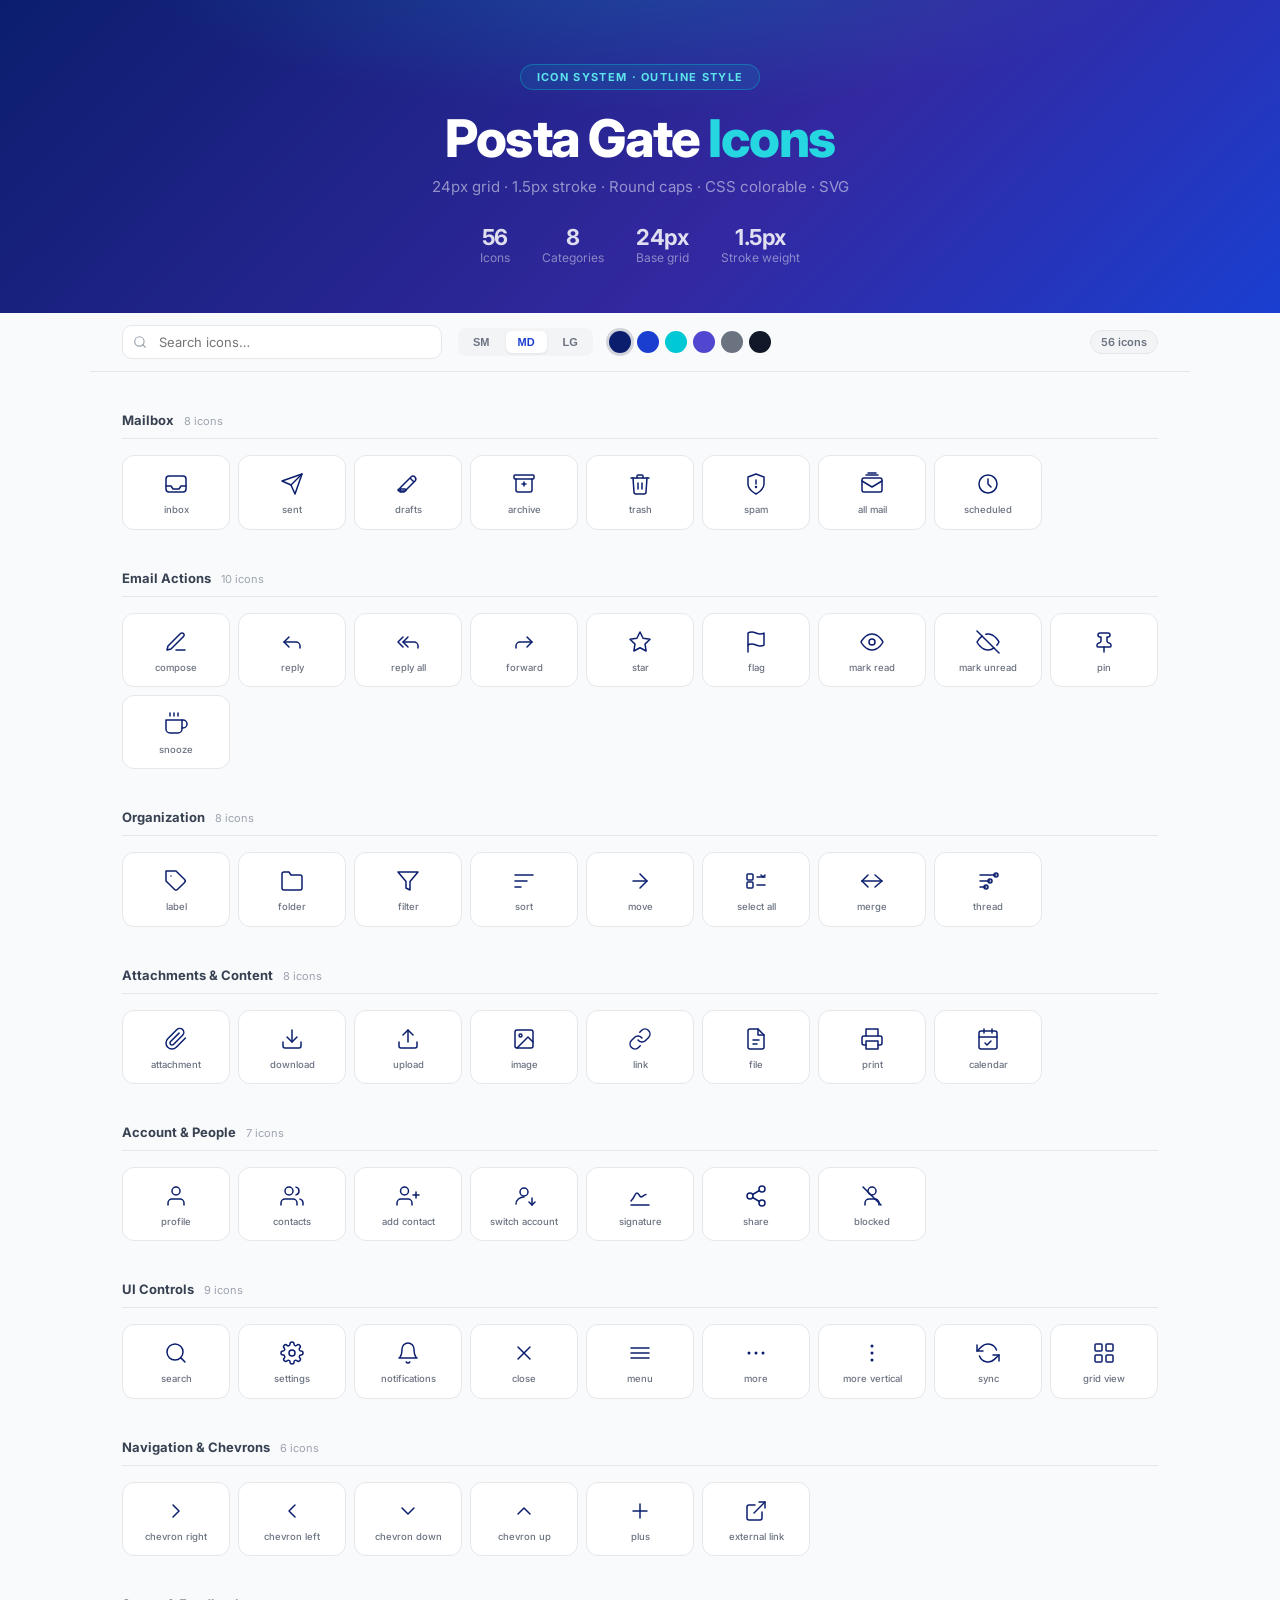
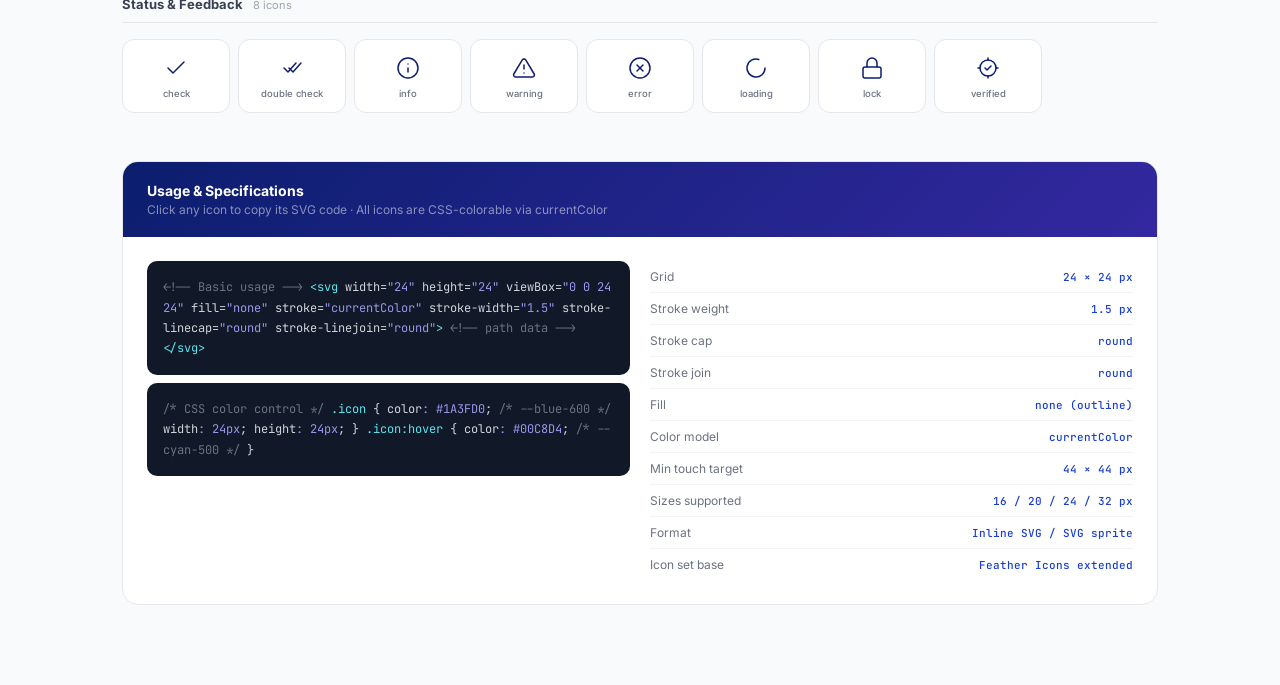
<file: assets/posta-gate-icons.html>
<!DOCTYPE html>
<html lang="en">
<head>
<meta charset="UTF-8">
<meta name="viewport" content="width=device-width, initial-scale=1.0">
<title>Posta Gate — Icon System</title>
<link href="https://fonts.googleapis.com/css2?family=Inter:wght@400;500;600;700;800&family=JetBrains+Mono:wght@400;500&display=swap" rel="stylesheet">
<style>
  :root {
    --cyan:    #00C8D4;
    --blue:    #1A3FD0;
    --indigo:  #5046D0;
    --navy:    #0B1E6E;
    --gray-50: #F9FAFB;
    --gray-100:#F3F4F6;
    --gray-200:#E5E7EB;
    --gray-300:#D1D5DB;
    --gray-400:#9CA3AF;
    --gray-500:#6B7280;
    --gray-600:#4B5563;
    --gray-700:#374151;
    --gray-800:#1F2937;
    --gray-900:#111827;
    --white:   #FFFFFF;
    --stroke:  1.5;
    --r: round;
  }
  *, *::before, *::after { box-sizing: border-box; margin:0; padding:0; }
  body { font-family:'Inter',sans-serif; background:var(--gray-50); color:var(--gray-900); }

  /* ── HERO ── */
  .hero {
    background:linear-gradient(135deg,var(--navy) 0%,#3328A0 60%,var(--blue) 100%);
    padding:64px 40px 48px;
    text-align:center;
    position:relative;
    overflow:hidden;
  }
  .hero::before {
    content:'';position:absolute;inset:0;
    background:radial-gradient(ellipse 60% 70% at 50% -10%,rgba(0,200,212,.2),transparent 65%);
  }
  .hero-inner { position:relative; max-width:960px; margin:0 auto; }
  .hero-pill {
    display:inline-block;
    border:1px solid rgba(0,200,212,.35);
    background:rgba(0,200,212,.1);
    color:#5DE4EC;
    font-size:11px;font-weight:700;letter-spacing:.12em;text-transform:uppercase;
    padding:5px 16px;border-radius:9999px;margin-bottom:20px;
  }
  .hero h1 { font-size:52px;font-weight:800;color:#fff;letter-spacing:-.03em;line-height:1.1; }
  .hero h1 span { color:#26D6E0; }
  .hero-sub { color:rgba(255,255,255,.5);font-size:15px;margin-top:10px; }
  .hero-stats { display:flex;gap:32px;justify-content:center;margin-top:28px;flex-wrap:wrap; }
  .stat { color:rgba(255,255,255,.45);font-size:12px; }
  .stat strong { color:rgba(255,255,255,.85);display:block;font-size:22px;font-weight:700;letter-spacing:-.02em; }

  /* ── PAGE ── */
  .page { max-width:1100px;margin:0 auto;padding:0 32px 80px; }

  /* ── CONTROLS ── */
  .controls {
    position:sticky;top:0;z-index:50;
    background:rgba(249,250,251,.95);
    backdrop-filter:blur(12px);
    border-bottom:1px solid var(--gray-200);
    padding:12px 32px;
    display:flex;align-items:center;gap:16px;flex-wrap:wrap;
    margin:0 -32px;
  }
  .search-wrap { position:relative;flex:1;min-width:200px;max-width:320px; }
  .search-input {
    width:100%;
    font-family:'Inter',sans-serif;font-size:13px;
    border:1.5px solid var(--gray-200);border-radius:10px;
    padding:8px 14px 8px 36px;outline:none;background:var(--white);color:var(--gray-900);
    transition:border-color .15s,box-shadow .15s;
  }
  .search-input:focus { border-color:var(--blue);box-shadow:0 0 0 3px rgba(26,63,208,.1); }
  .search-icon { position:absolute;left:11px;top:50%;transform:translateY(-50%);color:var(--gray-400); }

  .size-btns { display:flex;gap:4px;background:var(--gray-100);padding:3px;border-radius:8px; }
  .size-btn {
    font-size:11px;font-weight:600;padding:5px 12px;border-radius:6px;
    border:none;background:transparent;cursor:pointer;color:var(--gray-500);transition:.15s;
  }
  .size-btn.active { background:var(--white);color:var(--blue);box-shadow:0 1px 3px rgba(0,0,0,.08); }

  .color-btns { display:flex;gap:6px;align-items:center; }
  .color-dot {
    width:22px;height:22px;border-radius:50%;cursor:pointer;border:2px solid transparent;
    transition:transform .15s,box-shadow .15s;
  }
  .color-dot:hover { transform:scale(1.15); }
  .color-dot.active { box-shadow:0 0 0 3px var(--gray-300); }
  .color-dot.c-navy   { background:var(--navy); }
  .color-dot.c-blue   { background:var(--blue); }
  .color-dot.c-cyan   { background:var(--cyan); }
  .color-dot.c-indigo { background:var(--indigo); }
  .color-dot.c-gray   { background:var(--gray-500); }
  .color-dot.c-black  { background:var(--gray-900); }

  .count-badge {
    margin-left:auto;
    background:var(--gray-100);border:1px solid var(--gray-200);
    color:var(--gray-500);font-size:11px;font-weight:600;
    padding:4px 10px;border-radius:9999px;
  }

  /* ── SECTIONS ── */
  .section { margin-top:40px; }
  .section-head {
    display:flex;align-items:baseline;gap:10px;
    margin-bottom:16px;
    border-bottom:1px solid var(--gray-200);
    padding-bottom:10px;
  }
  .section-title { font-size:13px;font-weight:700;color:var(--gray-700); }
  .section-count { font-size:11px;color:var(--gray-400); }

  /* ── ICON GRID ── */
  .icon-grid {
    display:grid;
    grid-template-columns:repeat(auto-fill,minmax(100px,1fr));
    gap:8px;
  }

  .icon-card {
    display:flex;flex-direction:column;align-items:center;gap:8px;
    padding:16px 8px 12px;
    background:var(--white);
    border:1.5px solid var(--gray-200);
    border-radius:12px;
    cursor:pointer;
    transition:all .15s;
    position:relative;
    user-select:none;
  }
  .icon-card:hover {
    border-color:var(--blue);
    box-shadow:0 4px 12px rgba(26,63,208,.1);
    transform:translateY(-2px);
  }
  .icon-card.hidden { display:none; }

  .icon-card svg { flex-shrink:0; transition:color .15s; }
  .icon-name {
    font-size:9.5px;font-weight:500;
    color:var(--gray-500);
    text-align:center;line-height:1.3;
    word-break:break-word;
  }
  .icon-card:hover .icon-name { color:var(--gray-700); }

  /* Copied flash */
  .icon-card.copied { border-color:var(--cyan);background:#EDFCFD; }
  .copy-toast {
    position:fixed;bottom:28px;left:50%;transform:translateX(-50%);
    background:var(--gray-900);color:white;
    font-size:12px;font-weight:500;
    padding:8px 18px;border-radius:9999px;
    pointer-events:none;
    opacity:0;transition:opacity .2s;
    z-index:999;white-space:nowrap;
  }
  .copy-toast.show { opacity:1; }

  /* ── SIZE VARIANTS ── */
  body.size-sm .icon-card { padding:12px 6px 10px; gap:6px; }
  body.size-lg .icon-card { padding:24px 12px 16px; gap:10px; }
  body.size-lg .icon-card svg { transform:scale(1.33); }
  body.size-lg .icon-name { font-size:10.5px; }

  /* ── USAGE SECTION ── */
  .usage {
    margin-top:48px;
    background:var(--white);border:1px solid var(--gray-200);border-radius:16px;
    overflow:hidden;
  }
  .usage-header {
    background:linear-gradient(135deg,var(--navy),#3328A0);
    padding:20px 24px;
  }
  .usage-header h3 { font-size:14px;font-weight:700;color:white; }
  .usage-header p  { font-size:12px;color:rgba(255,255,255,.5);margin-top:3px; }
  .usage-body { padding:24px;display:grid;grid-template-columns:repeat(auto-fit,minmax(260px,1fr));gap:20px; }
  .code-block {
    background:var(--gray-900);border-radius:10px;padding:16px;
    font-family:'JetBrains Mono',monospace;font-size:12px;line-height:1.7;
    color:var(--gray-300);
  }
  .code-block .cm { color:#5DE4EC; }
  .code-block .cv { color:#9B96EC; }
  .code-block .cg { color:var(--gray-500); }
  .spec-row { display:flex;justify-content:space-between;align-items:center;padding:8px 0;border-bottom:1px solid var(--gray-100); }
  .spec-row:last-child { border:none; }
  .spec-key { font-size:12px;color:var(--gray-500); }
  .spec-val { font-family:'JetBrains Mono',monospace;font-size:11px;color:var(--blue);font-weight:500; }
</style>
</head>
<body class="size-md">

<div class="hero">
  <div class="hero-inner">
    <div class="hero-pill">Icon System · Outline Style</div>
    <h1>Posta Gate <span>Icons</span></h1>
    <p class="hero-sub">24px grid · 1.5px stroke · Round caps · CSS colorable · SVG</p>
    <div class="hero-stats">
      <div class="stat"><strong>56</strong> Icons</div>
      <div class="stat"><strong>8</strong> Categories</div>
      <div class="stat"><strong>24px</strong> Base grid</div>
      <div class="stat"><strong>1.5px</strong> Stroke weight</div>
    </div>
  </div>
</div>

<div class="page">

  <!-- Controls -->
  <div class="controls">
    <div class="search-wrap">
      <svg class="search-icon" width="14" height="14" viewBox="0 0 24 24" fill="none" stroke="currentColor" stroke-width="2" stroke-linecap="round" stroke-linejoin="round"><circle cx="11" cy="11" r="8"/><line x1="21" y1="21" x2="16.65" y2="16.65"/></svg>
      <input class="search-input" id="search" placeholder="Search icons…" oninput="filterIcons(this.value)">
    </div>

    <div class="size-btns">
      <button class="size-btn" onclick="setSize('sm',this)">SM</button>
      <button class="size-btn active" onclick="setSize('md',this)">MD</button>
      <button class="size-btn" onclick="setSize('lg',this)">LG</button>
    </div>

    <div class="color-btns">
      <div class="color-dot c-navy   active" title="Navy"   onclick="setColor('#0B1E6E',this)"></div>
      <div class="color-dot c-blue"          title="Blue"   onclick="setColor('#1A3FD0',this)"></div>
      <div class="color-dot c-cyan"          title="Cyan"   onclick="setColor('#00C8D4',this)"></div>
      <div class="color-dot c-indigo"        title="Indigo" onclick="setColor('#5046D0',this)"></div>
      <div class="color-dot c-gray"          title="Gray"   onclick="setColor('#6B7280',this)"></div>
      <div class="color-dot c-black"         title="Black"  onclick="setColor('#111827',this)"></div>
    </div>

    <div class="count-badge" id="count-badge">56 icons</div>
  </div>

  <!-- ── MAILBOX ────────────────────────────────────────── -->
  <div class="section">
    <div class="section-head">
      <span class="section-title">Mailbox</span>
      <span class="section-count">8 icons</span>
    </div>
    <div class="icon-grid" id="grid">

      <!-- Inbox -->
      <div class="icon-card" data-name="inbox" onclick="copyIcon(this,'inbox')">
        <svg width="24" height="24" viewBox="0 0 24 24" fill="none" stroke="currentColor" stroke-width="1.5" stroke-linecap="round" stroke-linejoin="round">
          <rect x="2" y="4" width="20" height="16" rx="3"/>
          <path d="M2 14h5l2 3h6l2-3h5"/>
        </svg>
        <span class="icon-name">inbox</span>
      </div>

      <!-- Sent -->
      <div class="icon-card" data-name="sent" onclick="copyIcon(this,'sent')">
        <svg width="24" height="24" viewBox="0 0 24 24" fill="none" stroke="currentColor" stroke-width="1.5" stroke-linecap="round" stroke-linejoin="round">
          <path d="M22 2L11 13"/>
          <path d="M22 2L15 22 11 13 2 9l20-7z"/>
        </svg>
        <span class="icon-name">sent</span>
      </div>

      <!-- Drafts -->
      <div class="icon-card" data-name="drafts" onclick="copyIcon(this,'drafts')">
        <svg width="24" height="24" viewBox="0 0 24 24" fill="none" stroke="currentColor" stroke-width="1.5" stroke-linecap="round" stroke-linejoin="round">
          <path d="M4 20h4l11-11a2.83 2.83 0 0 0-4-4L4 16v4z"/>
          <path d="M14.5 6.5l3 3"/>
          <rect x="2" y="17" width="8" height="2" rx="1"/>
        </svg>
        <span class="icon-name">drafts</span>
      </div>

      <!-- Archive -->
      <div class="icon-card" data-name="archive" onclick="copyIcon(this,'archive')">
        <svg width="24" height="24" viewBox="0 0 24 24" fill="none" stroke="currentColor" stroke-width="1.5" stroke-linecap="round" stroke-linejoin="round">
          <rect x="2" y="3" width="20" height="4" rx="1"/>
          <path d="M4 7v11a2 2 0 0 0 2 2h12a2 2 0 0 0 2-2V7"/>
          <path d="M10 12h4M12 10v4"/>
        </svg>
        <span class="icon-name">archive</span>
      </div>

      <!-- Trash -->
      <div class="icon-card" data-name="trash delete" onclick="copyIcon(this,'trash')">
        <svg width="24" height="24" viewBox="0 0 24 24" fill="none" stroke="currentColor" stroke-width="1.5" stroke-linecap="round" stroke-linejoin="round">
          <polyline points="3 6 5 6 21 6"/>
          <path d="M19 6l-1 14a2 2 0 0 1-2 2H8a2 2 0 0 1-2-2L5 6"/>
          <path d="M10 11v6M14 11v6"/>
          <path d="M9 6V4a1 1 0 0 1 1-1h4a1 1 0 0 1 1 1v2"/>
        </svg>
        <span class="icon-name">trash</span>
      </div>

      <!-- Spam -->
      <div class="icon-card" data-name="spam junk" onclick="copyIcon(this,'spam')">
        <svg width="24" height="24" viewBox="0 0 24 24" fill="none" stroke="currentColor" stroke-width="1.5" stroke-linecap="round" stroke-linejoin="round">
          <path d="M12 22s8-4 8-10V5l-8-3-8 3v7c0 6 8 10 8 10z"/>
          <line x1="12" y1="8" x2="12" y2="12"/>
          <circle cx="12" cy="15" r=".5" fill="currentColor"/>
        </svg>
        <span class="icon-name">spam</span>
      </div>

      <!-- All Mail -->
      <div class="icon-card" data-name="all mail" onclick="copyIcon(this,'all-mail')">
        <svg width="24" height="24" viewBox="0 0 24 24" fill="none" stroke="currentColor" stroke-width="1.5" stroke-linecap="round" stroke-linejoin="round">
          <rect x="2" y="6" width="20" height="14" rx="2"/>
          <path d="M2 9l10 6 10-6"/>
          <path d="M6 3h12"/>
          <path d="M8 1h8"/>
        </svg>
        <span class="icon-name">all mail</span>
      </div>

      <!-- Scheduled -->
      <div class="icon-card" data-name="scheduled later send" onclick="copyIcon(this,'scheduled')">
        <svg width="24" height="24" viewBox="0 0 24 24" fill="none" stroke="currentColor" stroke-width="1.5" stroke-linecap="round" stroke-linejoin="round">
          <circle cx="12" cy="12" r="9"/>
          <polyline points="12 7 12 12 15 15"/>
        </svg>
        <span class="icon-name">scheduled</span>
      </div>

    </div>
  </div>

  <!-- ── EMAIL ACTIONS ──────────────────────────────────── -->
  <div class="section">
    <div class="section-head">
      <span class="section-title">Email Actions</span>
      <span class="section-count">10 icons</span>
    </div>
    <div class="icon-grid">

      <!-- Compose -->
      <div class="icon-card" data-name="compose new write" onclick="copyIcon(this,'compose')">
        <svg width="24" height="24" viewBox="0 0 24 24" fill="none" stroke="currentColor" stroke-width="1.5" stroke-linecap="round" stroke-linejoin="round">
          <path d="M12 20h9"/>
          <path d="M16.5 3.5a2.121 2.121 0 0 1 3 3L7 19l-4 1 1-4L16.5 3.5z"/>
        </svg>
        <span class="icon-name">compose</span>
      </div>

      <!-- Reply -->
      <div class="icon-card" data-name="reply" onclick="copyIcon(this,'reply')">
        <svg width="24" height="24" viewBox="0 0 24 24" fill="none" stroke="currentColor" stroke-width="1.5" stroke-linecap="round" stroke-linejoin="round">
          <polyline points="9 17 4 12 9 7"/>
          <path d="M20 18v-2a4 4 0 0 0-4-4H4"/>
        </svg>
        <span class="icon-name">reply</span>
      </div>

      <!-- Reply All -->
      <div class="icon-card" data-name="reply all" onclick="copyIcon(this,'reply-all')">
        <svg width="24" height="24" viewBox="0 0 24 24" fill="none" stroke="currentColor" stroke-width="1.5" stroke-linecap="round" stroke-linejoin="round">
          <polyline points="7 17 2 12 7 7"/>
          <polyline points="12 17 7 12 12 7"/>
          <path d="M22 18v-2a4 4 0 0 0-4-4H7"/>
        </svg>
        <span class="icon-name">reply all</span>
      </div>

      <!-- Forward -->
      <div class="icon-card" data-name="forward" onclick="copyIcon(this,'forward')">
        <svg width="24" height="24" viewBox="0 0 24 24" fill="none" stroke="currentColor" stroke-width="1.5" stroke-linecap="round" stroke-linejoin="round">
          <polyline points="15 17 20 12 15 7"/>
          <path d="M4 18v-2a4 4 0 0 1 4-4h12"/>
        </svg>
        <span class="icon-name">forward</span>
      </div>

      <!-- Star -->
      <div class="icon-card" data-name="star favourite" onclick="copyIcon(this,'star')">
        <svg width="24" height="24" viewBox="0 0 24 24" fill="none" stroke="currentColor" stroke-width="1.5" stroke-linecap="round" stroke-linejoin="round">
          <polygon points="12 2 15.09 8.26 22 9.27 17 14.14 18.18 21.02 12 17.77 5.82 21.02 7 14.14 2 9.27 8.91 8.26 12 2"/>
        </svg>
        <span class="icon-name">star</span>
      </div>

      <!-- Flag -->
      <div class="icon-card" data-name="flag important" onclick="copyIcon(this,'flag')">
        <svg width="24" height="24" viewBox="0 0 24 24" fill="none" stroke="currentColor" stroke-width="1.5" stroke-linecap="round" stroke-linejoin="round">
          <path d="M4 15s1-1 4-1 5 2 8 2 4-1 4-1V3s-1 1-4 1-5-2-8-2-4 1-4 1z"/>
          <line x1="4" y1="22" x2="4" y2="15"/>
        </svg>
        <span class="icon-name">flag</span>
      </div>

      <!-- Mark Read -->
      <div class="icon-card" data-name="mark read seen" onclick="copyIcon(this,'mark-read')">
        <svg width="24" height="24" viewBox="0 0 24 24" fill="none" stroke="currentColor" stroke-width="1.5" stroke-linecap="round" stroke-linejoin="round">
          <path d="M1 12s4-8 11-8 11 8 11 8-4 8-11 8-11-8-11-8z"/>
          <circle cx="12" cy="12" r="3"/>
        </svg>
        <span class="icon-name">mark read</span>
      </div>

      <!-- Mark Unread -->
      <div class="icon-card" data-name="mark unread unseen" onclick="copyIcon(this,'mark-unread')">
        <svg width="24" height="24" viewBox="0 0 24 24" fill="none" stroke="currentColor" stroke-width="1.5" stroke-linecap="round" stroke-linejoin="round">
          <path d="M17.94 17.94A10.07 10.07 0 0 1 12 20c-7 0-11-8-11-8a18.45 18.45 0 0 1 5.06-5.94"/>
          <path d="M9.9 4.24A9.12 9.12 0 0 1 12 4c7 0 11 8 11 8a18.5 18.5 0 0 1-2.16 3.19"/>
          <line x1="1" y1="1" x2="23" y2="23"/>
        </svg>
        <span class="icon-name">mark unread</span>
      </div>

      <!-- Pin -->
      <div class="icon-card" data-name="pin pinned" onclick="copyIcon(this,'pin')">
        <svg width="24" height="24" viewBox="0 0 24 24" fill="none" stroke="currentColor" stroke-width="1.5" stroke-linecap="round" stroke-linejoin="round">
          <path d="M12 17v5"/>
          <path d="M9 10.76a2 2 0 0 1-1.11 1.79l-1.78.9A2 2 0 0 0 5 15.24V16a1 1 0 0 0 1 1h12a1 1 0 0 0 1-1v-.76a2 2 0 0 0-1.11-1.79l-1.78-.9A2 2 0 0 1 15 10.76V7h1a2 2 0 0 0 0-4H8a2 2 0 0 0 0 4h1v3.76z"/>
        </svg>
        <span class="icon-name">pin</span>
      </div>

      <!-- Snooze -->
      <div class="icon-card" data-name="snooze sleep later" onclick="copyIcon(this,'snooze')">
        <svg width="24" height="24" viewBox="0 0 24 24" fill="none" stroke="currentColor" stroke-width="1.5" stroke-linecap="round" stroke-linejoin="round">
          <path d="M18 8h1a4 4 0 0 1 0 8h-1"/>
          <path d="M2 8h16v9a4 4 0 0 1-4 4H6a4 4 0 0 1-4-4V8z"/>
          <line x1="6" y1="1" x2="6" y2="4"/>
          <line x1="10" y1="1" x2="10" y2="4"/>
          <line x1="14" y1="1" x2="14" y2="4"/>
        </svg>
        <span class="icon-name">snooze</span>
      </div>

    </div>
  </div>

  <!-- ── ORGANIZATION ───────────────────────────────────── -->
  <div class="section">
    <div class="section-head">
      <span class="section-title">Organization</span>
      <span class="section-count">8 icons</span>
    </div>
    <div class="icon-grid">

      <!-- Label / Tag -->
      <div class="icon-card" data-name="label tag" onclick="copyIcon(this,'label')">
        <svg width="24" height="24" viewBox="0 0 24 24" fill="none" stroke="currentColor" stroke-width="1.5" stroke-linecap="round" stroke-linejoin="round">
          <path d="M20.59 13.41l-7.17 7.17a2 2 0 0 1-2.83 0L2 12V2h10l8.59 8.59a2 2 0 0 1 0 2.82z"/>
          <line x1="7" y1="7" x2="7.01" y2="7"/>
        </svg>
        <span class="icon-name">label</span>
      </div>

      <!-- Folder -->
      <div class="icon-card" data-name="folder" onclick="copyIcon(this,'folder')">
        <svg width="24" height="24" viewBox="0 0 24 24" fill="none" stroke="currentColor" stroke-width="1.5" stroke-linecap="round" stroke-linejoin="round">
          <path d="M22 19a2 2 0 0 1-2 2H4a2 2 0 0 1-2-2V5a2 2 0 0 1 2-2h5l2 3h9a2 2 0 0 1 2 2z"/>
        </svg>
        <span class="icon-name">folder</span>
      </div>

      <!-- Filter -->
      <div class="icon-card" data-name="filter sort" onclick="copyIcon(this,'filter')">
        <svg width="24" height="24" viewBox="0 0 24 24" fill="none" stroke="currentColor" stroke-width="1.5" stroke-linecap="round" stroke-linejoin="round">
          <polygon points="22 3 2 3 10 12.46 10 19 14 21 14 12.46 22 3"/>
        </svg>
        <span class="icon-name">filter</span>
      </div>

      <!-- Sort -->
      <div class="icon-card" data-name="sort order" onclick="copyIcon(this,'sort')">
        <svg width="24" height="24" viewBox="0 0 24 24" fill="none" stroke="currentColor" stroke-width="1.5" stroke-linecap="round" stroke-linejoin="round">
          <line x1="3" y1="6" x2="21" y2="6"/>
          <line x1="3" y1="12" x2="15" y2="12"/>
          <line x1="3" y1="18" x2="9" y2="18"/>
        </svg>
        <span class="icon-name">sort</span>
      </div>

      <!-- Move -->
      <div class="icon-card" data-name="move to" onclick="copyIcon(this,'move')">
        <svg width="24" height="24" viewBox="0 0 24 24" fill="none" stroke="currentColor" stroke-width="1.5" stroke-linecap="round" stroke-linejoin="round">
          <path d="M5 12h14"/>
          <path d="M12 5l7 7-7 7"/>
        </svg>
        <span class="icon-name">move</span>
      </div>

      <!-- Select All -->
      <div class="icon-card" data-name="select all check" onclick="copyIcon(this,'select-all')">
        <svg width="24" height="24" viewBox="0 0 24 24" fill="none" stroke="currentColor" stroke-width="1.5" stroke-linecap="round" stroke-linejoin="round">
          <rect x="3" y="5" width="6" height="6" rx="1"/>
          <rect x="3" y="13" width="6" height="6" rx="1"/>
          <line x1="13" y1="8" x2="21" y2="8"/>
          <line x1="13" y1="16" x2="21" y2="16"/>
          <polyline points="17 6 19 8 21 6"/>
        </svg>
        <span class="icon-name">select all</span>
      </div>

      <!-- Merge -->
      <div class="icon-card" data-name="merge threads" onclick="copyIcon(this,'merge')">
        <svg width="24" height="24" viewBox="0 0 24 24" fill="none" stroke="currentColor" stroke-width="1.5" stroke-linecap="round" stroke-linejoin="round">
          <line x1="8" y1="6" x2="2" y2="12"/>
          <line x1="8" y1="18" x2="2" y2="12"/>
          <line x1="22" y1="12" x2="2" y2="12"/>
          <path d="M15 6l7 6-7 6"/>
        </svg>
        <span class="icon-name">merge</span>
      </div>

      <!-- Split / Thread -->
      <div class="icon-card" data-name="thread split" onclick="copyIcon(this,'thread')">
        <svg width="24" height="24" viewBox="0 0 24 24" fill="none" stroke="currentColor" stroke-width="1.5" stroke-linecap="round" stroke-linejoin="round">
          <line x1="4" y1="6" x2="20" y2="6"/>
          <line x1="4" y1="12" x2="14" y2="12"/>
          <line x1="4" y1="18" x2="10" y2="18"/>
          <circle cx="20" cy="6" r="2"/>
          <circle cx="14" cy="12" r="2"/>
          <circle cx="10" cy="18" r="2"/>
        </svg>
        <span class="icon-name">thread</span>
      </div>

    </div>
  </div>

  <!-- ── ATTACHMENTS & CONTENT ──────────────────────────── -->
  <div class="section">
    <div class="section-head">
      <span class="section-title">Attachments & Content</span>
      <span class="section-count">8 icons</span>
    </div>
    <div class="icon-grid">

      <!-- Attachment -->
      <div class="icon-card" data-name="attachment paperclip" onclick="copyIcon(this,'attachment')">
        <svg width="24" height="24" viewBox="0 0 24 24" fill="none" stroke="currentColor" stroke-width="1.5" stroke-linecap="round" stroke-linejoin="round">
          <path d="M21.44 11.05l-9.19 9.19a6 6 0 0 1-8.49-8.49l9.19-9.19a4 4 0 0 1 5.66 5.66l-9.2 9.19a2 2 0 0 1-2.83-2.83l8.49-8.48"/>
        </svg>
        <span class="icon-name">attachment</span>
      </div>

      <!-- Download -->
      <div class="icon-card" data-name="download save" onclick="copyIcon(this,'download')">
        <svg width="24" height="24" viewBox="0 0 24 24" fill="none" stroke="currentColor" stroke-width="1.5" stroke-linecap="round" stroke-linejoin="round">
          <path d="M21 15v4a2 2 0 0 1-2 2H5a2 2 0 0 1-2-2v-4"/>
          <polyline points="7 10 12 15 17 10"/>
          <line x1="12" y1="15" x2="12" y2="3"/>
        </svg>
        <span class="icon-name">download</span>
      </div>

      <!-- Upload -->
      <div class="icon-card" data-name="upload" onclick="copyIcon(this,'upload')">
        <svg width="24" height="24" viewBox="0 0 24 24" fill="none" stroke="currentColor" stroke-width="1.5" stroke-linecap="round" stroke-linejoin="round">
          <path d="M21 15v4a2 2 0 0 1-2 2H5a2 2 0 0 1-2-2v-4"/>
          <polyline points="17 8 12 3 7 8"/>
          <line x1="12" y1="3" x2="12" y2="15"/>
        </svg>
        <span class="icon-name">upload</span>
      </div>

      <!-- Image -->
      <div class="icon-card" data-name="image photo picture" onclick="copyIcon(this,'image')">
        <svg width="24" height="24" viewBox="0 0 24 24" fill="none" stroke="currentColor" stroke-width="1.5" stroke-linecap="round" stroke-linejoin="round">
          <rect x="3" y="3" width="18" height="18" rx="2"/>
          <circle cx="8.5" cy="8.5" r="1.5"/>
          <polyline points="21 15 16 10 5 21"/>
        </svg>
        <span class="icon-name">image</span>
      </div>

      <!-- Link -->
      <div class="icon-card" data-name="link url" onclick="copyIcon(this,'link')">
        <svg width="24" height="24" viewBox="0 0 24 24" fill="none" stroke="currentColor" stroke-width="1.5" stroke-linecap="round" stroke-linejoin="round">
          <path d="M10 13a5 5 0 0 0 7.54.54l3-3a5 5 0 0 0-7.07-7.07l-1.72 1.71"/>
          <path d="M14 11a5 5 0 0 0-7.54-.54l-3 3a5 5 0 0 0 7.07 7.07l1.71-1.71"/>
        </svg>
        <span class="icon-name">link</span>
      </div>

      <!-- File -->
      <div class="icon-card" data-name="file document" onclick="copyIcon(this,'file')">
        <svg width="24" height="24" viewBox="0 0 24 24" fill="none" stroke="currentColor" stroke-width="1.5" stroke-linecap="round" stroke-linejoin="round">
          <path d="M14 2H6a2 2 0 0 0-2 2v16a2 2 0 0 0 2 2h12a2 2 0 0 0 2-2V8z"/>
          <polyline points="14 2 14 8 20 8"/>
          <line x1="9" y1="13" x2="15" y2="13"/>
          <line x1="9" y1="17" x2="13" y2="17"/>
        </svg>
        <span class="icon-name">file</span>
      </div>

      <!-- Print -->
      <div class="icon-card" data-name="print" onclick="copyIcon(this,'print')">
        <svg width="24" height="24" viewBox="0 0 24 24" fill="none" stroke="currentColor" stroke-width="1.5" stroke-linecap="round" stroke-linejoin="round">
          <polyline points="6 9 6 2 18 2 18 9"/>
          <path d="M6 18H4a2 2 0 0 1-2-2v-5a2 2 0 0 1 2-2h16a2 2 0 0 1 2 2v5a2 2 0 0 1-2 2h-2"/>
          <rect x="6" y="14" width="12" height="8"/>
        </svg>
        <span class="icon-name">print</span>
      </div>

      <!-- Calendar / Event -->
      <div class="icon-card" data-name="calendar event date" onclick="copyIcon(this,'calendar')">
        <svg width="24" height="24" viewBox="0 0 24 24" fill="none" stroke="currentColor" stroke-width="1.5" stroke-linecap="round" stroke-linejoin="round">
          <rect x="3" y="4" width="18" height="18" rx="2"/>
          <line x1="16" y1="2" x2="16" y2="6"/>
          <line x1="8" y1="2" x2="8" y2="6"/>
          <line x1="3" y1="10" x2="21" y2="10"/>
          <path d="M9 16l2 2 4-4"/>
        </svg>
        <span class="icon-name">calendar</span>
      </div>

    </div>
  </div>

  <!-- ── ACCOUNT & PEOPLE ───────────────────────────────── -->
  <div class="section">
    <div class="section-head">
      <span class="section-title">Account & People</span>
      <span class="section-count">7 icons</span>
    </div>
    <div class="icon-grid">

      <!-- Profile -->
      <div class="icon-card" data-name="profile person user account" onclick="copyIcon(this,'profile')">
        <svg width="24" height="24" viewBox="0 0 24 24" fill="none" stroke="currentColor" stroke-width="1.5" stroke-linecap="round" stroke-linejoin="round">
          <path d="M20 21v-2a4 4 0 0 0-4-4H8a4 4 0 0 0-4 4v2"/>
          <circle cx="12" cy="7" r="4"/>
        </svg>
        <span class="icon-name">profile</span>
      </div>

      <!-- Contacts / Group -->
      <div class="icon-card" data-name="contacts group team" onclick="copyIcon(this,'contacts')">
        <svg width="24" height="24" viewBox="0 0 24 24" fill="none" stroke="currentColor" stroke-width="1.5" stroke-linecap="round" stroke-linejoin="round">
          <path d="M17 21v-2a4 4 0 0 0-4-4H5a4 4 0 0 0-4 4v2"/>
          <circle cx="9" cy="7" r="4"/>
          <path d="M23 21v-2a4 4 0 0 0-3-3.87"/>
          <path d="M16 3.13a4 4 0 0 1 0 7.75"/>
        </svg>
        <span class="icon-name">contacts</span>
      </div>

      <!-- Add Contact -->
      <div class="icon-card" data-name="add contact person" onclick="copyIcon(this,'add-contact')">
        <svg width="24" height="24" viewBox="0 0 24 24" fill="none" stroke="currentColor" stroke-width="1.5" stroke-linecap="round" stroke-linejoin="round">
          <path d="M16 21v-2a4 4 0 0 0-4-4H5a4 4 0 0 0-4 4v2"/>
          <circle cx="8.5" cy="7" r="4"/>
          <line x1="20" y1="8" x2="20" y2="14"/>
          <line x1="17" y1="11" x2="23" y2="11"/>
        </svg>
        <span class="icon-name">add contact</span>
      </div>

      <!-- Account Switch -->
      <div class="icon-card" data-name="switch account" onclick="copyIcon(this,'switch-account')">
        <svg width="24" height="24" viewBox="0 0 24 24" fill="none" stroke="currentColor" stroke-width="1.5" stroke-linecap="round" stroke-linejoin="round">
          <circle cx="12" cy="8" r="4"/>
          <path d="M4 20c0-4 3.58-7 8-7"/>
          <polyline points="17 18 20 21 23 18"/>
          <path d="M20 21v-7"/>
        </svg>
        <span class="icon-name">switch account</span>
      </div>

      <!-- Signature -->
      <div class="icon-card" data-name="signature sign" onclick="copyIcon(this,'signature')">
        <svg width="24" height="24" viewBox="0 0 24 24" fill="none" stroke="currentColor" stroke-width="1.5" stroke-linecap="round" stroke-linejoin="round">
          <path d="M3 17c3.6-3.6 4-8 6-8s2.4 4 4 4 3-2.5 5-2.5"/>
          <line x1="3" y1="21" x2="21" y2="21"/>
        </svg>
        <span class="icon-name">signature</span>
      </div>

      <!-- Delegate / Share -->
      <div class="icon-card" data-name="delegate share" onclick="copyIcon(this,'delegate')">
        <svg width="24" height="24" viewBox="0 0 24 24" fill="none" stroke="currentColor" stroke-width="1.5" stroke-linecap="round" stroke-linejoin="round">
          <circle cx="18" cy="5" r="3"/>
          <circle cx="6" cy="12" r="3"/>
          <circle cx="18" cy="19" r="3"/>
          <line x1="8.59" y1="13.51" x2="15.42" y2="17.49"/>
          <line x1="15.41" y1="6.51" x2="8.59" y2="10.49"/>
        </svg>
        <span class="icon-name">share</span>
      </div>

      <!-- Blocked -->
      <div class="icon-card" data-name="block blocked" onclick="copyIcon(this,'blocked')">
        <svg width="24" height="24" viewBox="0 0 24 24" fill="none" stroke="currentColor" stroke-width="1.5" stroke-linecap="round" stroke-linejoin="round">
          <circle cx="12" cy="7" r="4"/>
          <path d="M5 21v-2a4 4 0 0 1 4-4h6a4 4 0 0 1 4 4v2"/>
          <line x1="3" y1="3" x2="21" y2="21"/>
        </svg>
        <span class="icon-name">blocked</span>
      </div>

    </div>
  </div>

  <!-- ── UI CONTROLS ────────────────────────────────────── -->
  <div class="section">
    <div class="section-head">
      <span class="section-title">UI Controls</span>
      <span class="section-count">9 icons</span>
    </div>
    <div class="icon-grid">

      <!-- Search -->
      <div class="icon-card" data-name="search find" onclick="copyIcon(this,'search')">
        <svg width="24" height="24" viewBox="0 0 24 24" fill="none" stroke="currentColor" stroke-width="1.5" stroke-linecap="round" stroke-linejoin="round">
          <circle cx="11" cy="11" r="8"/>
          <line x1="21" y1="21" x2="16.65" y2="16.65"/>
        </svg>
        <span class="icon-name">search</span>
      </div>

      <!-- Settings / Gear -->
      <div class="icon-card" data-name="settings gear preferences" onclick="copyIcon(this,'settings')">
        <svg width="24" height="24" viewBox="0 0 24 24" fill="none" stroke="currentColor" stroke-width="1.5" stroke-linecap="round" stroke-linejoin="round">
          <circle cx="12" cy="12" r="3"/>
          <path d="M19.4 15a1.65 1.65 0 0 0 .33 1.82l.06.06a2 2 0 0 1-2.83 2.83l-.06-.06a1.65 1.65 0 0 0-1.82-.33 1.65 1.65 0 0 0-1 1.51V21a2 2 0 0 1-4 0v-.09A1.65 1.65 0 0 0 9 19.4a1.65 1.65 0 0 0-1.82.33l-.06.06a2 2 0 0 1-2.83-2.83l.06-.06A1.65 1.65 0 0 0 4.68 15a1.65 1.65 0 0 0-1.51-1H3a2 2 0 0 1 0-4h.09A1.65 1.65 0 0 0 4.6 9a1.65 1.65 0 0 0-.33-1.82l-.06-.06a2 2 0 0 1 2.83-2.83l.06.06A1.65 1.65 0 0 0 9 4.68a1.65 1.65 0 0 0 1-1.51V3a2 2 0 0 1 4 0v.09a1.65 1.65 0 0 0 1 1.51 1.65 1.65 0 0 0 1.82-.33l.06-.06a2 2 0 0 1 2.83 2.83l-.06.06A1.65 1.65 0 0 0 19.4 9a1.65 1.65 0 0 0 1.51 1H21a2 2 0 0 1 0 4h-.09a1.65 1.65 0 0 0-1.51 1z"/>
        </svg>
        <span class="icon-name">settings</span>
      </div>

      <!-- Bell / Notifications -->
      <div class="icon-card" data-name="notifications bell alert" onclick="copyIcon(this,'notifications')">
        <svg width="24" height="24" viewBox="0 0 24 24" fill="none" stroke="currentColor" stroke-width="1.5" stroke-linecap="round" stroke-linejoin="round">
          <path d="M18 8A6 6 0 0 0 6 8c0 7-3 9-3 9h18s-3-2-3-9"/>
          <path d="M13.73 21a2 2 0 0 1-3.46 0"/>
        </svg>
        <span class="icon-name">notifications</span>
      </div>

      <!-- Close / X -->
      <div class="icon-card" data-name="close x dismiss" onclick="copyIcon(this,'close')">
        <svg width="24" height="24" viewBox="0 0 24 24" fill="none" stroke="currentColor" stroke-width="1.5" stroke-linecap="round" stroke-linejoin="round">
          <line x1="18" y1="6" x2="6" y2="18"/>
          <line x1="6" y1="6" x2="18" y2="18"/>
        </svg>
        <span class="icon-name">close</span>
      </div>

      <!-- Menu / Hamburger -->
      <div class="icon-card" data-name="menu hamburger nav" onclick="copyIcon(this,'menu')">
        <svg width="24" height="24" viewBox="0 0 24 24" fill="none" stroke="currentColor" stroke-width="1.5" stroke-linecap="round" stroke-linejoin="round">
          <line x1="3" y1="7" x2="21" y2="7"/>
          <line x1="3" y1="12" x2="21" y2="12"/>
          <line x1="3" y1="17" x2="21" y2="17"/>
        </svg>
        <span class="icon-name">menu</span>
      </div>

      <!-- More / Ellipsis -->
      <div class="icon-card" data-name="more options dots" onclick="copyIcon(this,'more')">
        <svg width="24" height="24" viewBox="0 0 24 24" fill="none" stroke="currentColor" stroke-width="1.5" stroke-linecap="round" stroke-linejoin="round">
          <circle cx="5" cy="12" r="1.5" fill="currentColor" stroke="none"/>
          <circle cx="12" cy="12" r="1.5" fill="currentColor" stroke="none"/>
          <circle cx="19" cy="12" r="1.5" fill="currentColor" stroke="none"/>
        </svg>
        <span class="icon-name">more</span>
      </div>

      <!-- More Vertical -->
      <div class="icon-card" data-name="more vertical dots kebab" onclick="copyIcon(this,'more-vertical')">
        <svg width="24" height="24" viewBox="0 0 24 24" fill="none" stroke="currentColor" stroke-width="1.5" stroke-linecap="round" stroke-linejoin="round">
          <circle cx="12" cy="5" r="1.5" fill="currentColor" stroke="none"/>
          <circle cx="12" cy="12" r="1.5" fill="currentColor" stroke="none"/>
          <circle cx="12" cy="19" r="1.5" fill="currentColor" stroke="none"/>
        </svg>
        <span class="icon-name">more vertical</span>
      </div>

      <!-- Sync / Refresh -->
      <div class="icon-card" data-name="sync refresh reload" onclick="copyIcon(this,'sync')">
        <svg width="24" height="24" viewBox="0 0 24 24" fill="none" stroke="currentColor" stroke-width="1.5" stroke-linecap="round" stroke-linejoin="round">
          <polyline points="1 4 1 10 7 10"/>
          <polyline points="23 20 23 14 17 14"/>
          <path d="M20.49 9A9 9 0 0 0 5.64 5.64L1 10m22 4-4.64 4.36A9 9 0 0 1 3.51 15"/>
        </svg>
        <span class="icon-name">sync</span>
      </div>

      <!-- Grid View -->
      <div class="icon-card" data-name="grid view layout" onclick="copyIcon(this,'grid-view')">
        <svg width="24" height="24" viewBox="0 0 24 24" fill="none" stroke="currentColor" stroke-width="1.5" stroke-linecap="round" stroke-linejoin="round">
          <rect x="3" y="3" width="7" height="7" rx="1"/>
          <rect x="14" y="3" width="7" height="7" rx="1"/>
          <rect x="3" y="14" width="7" height="7" rx="1"/>
          <rect x="14" y="14" width="7" height="7" rx="1"/>
        </svg>
        <span class="icon-name">grid view</span>
      </div>

    </div>
  </div>

  <!-- ── NAVIGATION ─────────────────────────────────────── -->
  <div class="section">
    <div class="section-head">
      <span class="section-title">Navigation & Chevrons</span>
      <span class="section-count">6 icons</span>
    </div>
    <div class="icon-grid">

      <div class="icon-card" data-name="chevron right next" onclick="copyIcon(this,'chevron-right')">
        <svg width="24" height="24" viewBox="0 0 24 24" fill="none" stroke="currentColor" stroke-width="1.5" stroke-linecap="round" stroke-linejoin="round">
          <polyline points="9 18 15 12 9 6"/>
        </svg>
        <span class="icon-name">chevron right</span>
      </div>

      <div class="icon-card" data-name="chevron left back" onclick="copyIcon(this,'chevron-left')">
        <svg width="24" height="24" viewBox="0 0 24 24" fill="none" stroke="currentColor" stroke-width="1.5" stroke-linecap="round" stroke-linejoin="round">
          <polyline points="15 18 9 12 15 6"/>
        </svg>
        <span class="icon-name">chevron left</span>
      </div>

      <div class="icon-card" data-name="chevron down expand" onclick="copyIcon(this,'chevron-down')">
        <svg width="24" height="24" viewBox="0 0 24 24" fill="none" stroke="currentColor" stroke-width="1.5" stroke-linecap="round" stroke-linejoin="round">
          <polyline points="6 9 12 15 18 9"/>
        </svg>
        <span class="icon-name">chevron down</span>
      </div>

      <div class="icon-card" data-name="chevron up collapse" onclick="copyIcon(this,'chevron-up')">
        <svg width="24" height="24" viewBox="0 0 24 24" fill="none" stroke="currentColor" stroke-width="1.5" stroke-linecap="round" stroke-linejoin="round">
          <polyline points="18 15 12 9 6 15"/>
        </svg>
        <span class="icon-name">chevron up</span>
      </div>

      <div class="icon-card" data-name="plus add new" onclick="copyIcon(this,'plus')">
        <svg width="24" height="24" viewBox="0 0 24 24" fill="none" stroke="currentColor" stroke-width="1.5" stroke-linecap="round" stroke-linejoin="round">
          <line x1="12" y1="5" x2="12" y2="19"/>
          <line x1="5" y1="12" x2="19" y2="12"/>
        </svg>
        <span class="icon-name">plus</span>
      </div>

      <div class="icon-card" data-name="external link open" onclick="copyIcon(this,'external-link')">
        <svg width="24" height="24" viewBox="0 0 24 24" fill="none" stroke="currentColor" stroke-width="1.5" stroke-linecap="round" stroke-linejoin="round">
          <path d="M18 13v6a2 2 0 0 1-2 2H5a2 2 0 0 1-2-2V8a2 2 0 0 1 2-2h6"/>
          <polyline points="15 3 21 3 21 9"/>
          <line x1="10" y1="14" x2="21" y2="3"/>
        </svg>
        <span class="icon-name">external link</span>
      </div>

    </div>
  </div>

  <!-- ── STATUS & FEEDBACK ──────────────────────────────── -->
  <div class="section">
    <div class="section-head">
      <span class="section-title">Status & Feedback</span>
      <span class="section-count">8 icons</span>
    </div>
    <div class="icon-grid">

      <div class="icon-card" data-name="check done success" onclick="copyIcon(this,'check')">
        <svg width="24" height="24" viewBox="0 0 24 24" fill="none" stroke="currentColor" stroke-width="1.5" stroke-linecap="round" stroke-linejoin="round">
          <polyline points="20 6 9 17 4 12"/>
        </svg>
        <span class="icon-name">check</span>
      </div>

      <div class="icon-card" data-name="double check delivered read" onclick="copyIcon(this,'double-check')">
        <svg width="24" height="24" viewBox="0 0 24 24" fill="none" stroke="currentColor" stroke-width="1.5" stroke-linecap="round" stroke-linejoin="round">
          <polyline points="4 12 8 16 16 7"/>
          <polyline points="9 12 13 16 21 7"/>
        </svg>
        <span class="icon-name">double check</span>
      </div>

      <div class="icon-card" data-name="info information" onclick="copyIcon(this,'info')">
        <svg width="24" height="24" viewBox="0 0 24 24" fill="none" stroke="currentColor" stroke-width="1.5" stroke-linecap="round" stroke-linejoin="round">
          <circle cx="12" cy="12" r="10"/>
          <line x1="12" y1="16" x2="12" y2="12"/>
          <line x1="12" y1="8" x2="12.01" y2="8"/>
        </svg>
        <span class="icon-name">info</span>
      </div>

      <div class="icon-card" data-name="warning caution alert" onclick="copyIcon(this,'warning')">
        <svg width="24" height="24" viewBox="0 0 24 24" fill="none" stroke="currentColor" stroke-width="1.5" stroke-linecap="round" stroke-linejoin="round">
          <path d="M10.29 3.86L1.82 18a2 2 0 0 0 1.71 3h16.94a2 2 0 0 0 1.71-3L13.71 3.86a2 2 0 0 0-3.42 0z"/>
          <line x1="12" y1="9" x2="12" y2="13"/>
          <line x1="12" y1="17" x2="12.01" y2="17"/>
        </svg>
        <span class="icon-name">warning</span>
      </div>

      <div class="icon-card" data-name="error fail x circle" onclick="copyIcon(this,'error')">
        <svg width="24" height="24" viewBox="0 0 24 24" fill="none" stroke="currentColor" stroke-width="1.5" stroke-linecap="round" stroke-linejoin="round">
          <circle cx="12" cy="12" r="10"/>
          <line x1="15" y1="9" x2="9" y2="15"/>
          <line x1="9" y1="9" x2="15" y2="15"/>
        </svg>
        <span class="icon-name">error</span>
      </div>

      <div class="icon-card" data-name="loading spinner" onclick="copyIcon(this,'loading')">
        <svg width="24" height="24" viewBox="0 0 24 24" fill="none" stroke="currentColor" stroke-width="1.5" stroke-linecap="round" stroke-linejoin="round">
          <path d="M21 12a9 9 0 1 1-6.219-8.56"/>
        </svg>
        <span class="icon-name">loading</span>
      </div>

      <div class="icon-card" data-name="lock secure private" onclick="copyIcon(this,'lock')">
        <svg width="24" height="24" viewBox="0 0 24 24" fill="none" stroke="currentColor" stroke-width="1.5" stroke-linecap="round" stroke-linejoin="round">
          <rect x="3" y="11" width="18" height="11" rx="2"/>
          <path d="M7 11V7a5 5 0 0 1 10 0v4"/>
        </svg>
        <span class="icon-name">lock</span>
      </div>

      <div class="icon-card" data-name="verified badge check" onclick="copyIcon(this,'verified')">
        <svg width="24" height="24" viewBox="0 0 24 24" fill="none" stroke="currentColor" stroke-width="1.5" stroke-linecap="round" stroke-linejoin="round">
          <path d="M9 12l2 2 4-4"/>
          <path d="M20 12a8 8 0 1 1-16 0 8 8 0 0 1 16 0z"/>
          <path d="M12 2v2M12 20v2M2 12h2M20 12h2"/>
        </svg>
        <span class="icon-name">verified</span>
      </div>

    </div>
  </div>

  <!-- ── USAGE & SPECS ──────────────────────────────────── -->
  <div class="usage">
    <div class="usage-header">
      <h3>Usage & Specifications</h3>
      <p>Click any icon to copy its SVG code · All icons are CSS-colorable via currentColor</p>
    </div>
    <div class="usage-body">
      <div>
        <div class="code-block">
<span class="cg">&lt;!-- Basic usage --&gt;</span>
<span class="cm">&lt;svg</span>
  width=<span class="cv">"24"</span>
  height=<span class="cv">"24"</span>
  viewBox=<span class="cv">"0 0 24 24"</span>
  fill=<span class="cv">"none"</span>
  stroke=<span class="cv">"currentColor"</span>
  stroke-width=<span class="cv">"1.5"</span>
  stroke-linecap=<span class="cv">"round"</span>
  stroke-linejoin=<span class="cv">"round"</span><span class="cm">&gt;</span>
  <span class="cg">&lt;!-- path data --&gt;</span>
<span class="cm">&lt;/svg&gt;</span></div>
        <div class="code-block" style="margin-top:8px">
<span class="cg">/* CSS color control */</span>
<span class="cm">.icon</span> {
  color<span class="cv">: #1A3FD0</span>;    <span class="cg">/* --blue-600 */</span>
  width<span class="cv">: 24px</span>;
  height<span class="cv">: 24px</span>;
}
<span class="cm">.icon:hover</span> {
  color<span class="cv">: #00C8D4</span>;  <span class="cg">/* --cyan-500 */</span>
}</div>
      </div>
      <div>
        <div class="spec-row"><span class="spec-key">Grid</span><span class="spec-val">24 × 24 px</span></div>
        <div class="spec-row"><span class="spec-key">Stroke weight</span><span class="spec-val">1.5 px</span></div>
        <div class="spec-row"><span class="spec-key">Stroke cap</span><span class="spec-val">round</span></div>
        <div class="spec-row"><span class="spec-key">Stroke join</span><span class="spec-val">round</span></div>
        <div class="spec-row"><span class="spec-key">Fill</span><span class="spec-val">none (outline)</span></div>
        <div class="spec-row"><span class="spec-key">Color model</span><span class="spec-val">currentColor</span></div>
        <div class="spec-row"><span class="spec-key">Min touch target</span><span class="spec-val">44 × 44 px</span></div>
        <div class="spec-row"><span class="spec-key">Sizes supported</span><span class="spec-val">16 / 20 / 24 / 32 px</span></div>
        <div class="spec-row"><span class="spec-key">Format</span><span class="spec-val">Inline SVG / SVG sprite</span></div>
        <div class="spec-row"><span class="spec-key">Icon set base</span><span class="spec-val">Feather Icons extended</span></div>
      </div>
    </div>
  </div>

</div><!-- /page -->

<!-- Copy toast -->
<div class="copy-toast" id="copy-toast">SVG copied to clipboard ✓</div>

<script>
  // Active color state
  let activeColor = '#0B1E6E';

  function setColor(hex, el) {
    activeColor = hex;
    document.querySelectorAll('.color-dot').forEach(d => d.classList.remove('active'));
    el.classList.add('active');
    document.querySelectorAll('.icon-card svg').forEach(svg => {
      svg.style.color = hex;
    });
  }

  function setSize(sz, el) {
    document.querySelectorAll('.size-btn').forEach(b => b.classList.remove('active'));
    el.classList.add('active');
    document.body.className = 'size-' + sz;
  }

  function filterIcons(q) {
    const cards = document.querySelectorAll('.icon-card');
    let visible = 0;
    const lq = q.toLowerCase();
    cards.forEach(c => {
      const name = (c.dataset.name || '').toLowerCase();
      const match = !lq || name.includes(lq);
      c.classList.toggle('hidden', !match);
      if (match) visible++;
    });
    document.getElementById('count-badge').textContent = visible + ' icon' + (visible !== 1 ? 's' : '');
  }

  // Apply initial color
  document.querySelectorAll('.icon-card svg').forEach(svg => {
    svg.style.color = activeColor;
  });

  function copyIcon(card, name) {
    const svg = card.querySelector('svg');
    const clone = svg.cloneNode(true);
    clone.removeAttribute('style');
    clone.setAttribute('stroke', 'currentColor');
    const svgStr = clone.outerHTML;

    navigator.clipboard.writeText(svgStr).then(() => {
      card.classList.add('copied');
      setTimeout(() => card.classList.remove('copied'), 800);
      const toast = document.getElementById('copy-toast');
      toast.textContent = `"${name}" icon copied ✓`;
      toast.classList.add('show');
      setTimeout(() => toast.classList.remove('show'), 2000);
    }).catch(() => {
      // Fallback: select
      const t = document.createElement('textarea');
      t.value = svgStr;
      document.body.appendChild(t);
      t.select();
      document.execCommand('copy');
      document.body.removeChild(t);
    });
  }
</script>
</body>
</html>
</file>
<file: styles.css>
:root{
  /* ── Posta Gate brand tokens (from design system) ── */
  --cyan-500:#00C8D4; --cyan-400:#26D6E0; --cyan-300:#5DE4EC; --cyan-200:#9EEDF2; --cyan-100:#D0F7FA; --cyan-50:#EDFCFD;
  --blue-900:#0B1E6E; --blue-800:#122294; --blue-700:#1630B8; --blue-600:#1A3FD0; --blue-500:#2255E0; --blue-400:#4A78E8; --blue-300:#7AA0F0; --blue-200:#B0C8F8; --blue-100:#D8E7FC; --blue-50:#EEF4FF;
  --indigo-500:#5046D0; --indigo-600:#4338C0; --indigo-400:#7168E0; --indigo-300:#9B96EC; --indigo-200:#C4C0F4; --indigo-100:#E0DEF9; --indigo-50:#F0EFFC;
  --posta-grad:linear-gradient(135deg,var(--blue-600) 0%,var(--indigo-600) 100%);
  --posta-grad-horizon:linear-gradient(135deg,var(--cyan-500),var(--blue-500));
  --posta-grad-mark:linear-gradient(135deg,var(--cyan-400),var(--indigo-500));
  --shadow-brand:0 8px 32px rgba(22,48,176,.28);
  --font-brand:'Inter',-apple-system,BlinkMacSystemFont,'Segoe UI',system-ui,sans-serif;
  --font-mono:'JetBrains Mono','Fira Code',monospace;
  --ink:#0d1117; --ink-2:#1a1f28; --muted:#5c6370; --muted-2:#8590a0;
  --paper:#f8f9fa; --panel:#ffffff; --panel-2:#fcfcfd; --panel-3:#f4f5f7;
  --line:#e4e6eb; --line-2:#d0d4dd; --line-strong:#b8bdc8;
  --brand:#1A3FD0; --brand-2:#1630B8; --brand-light:#EEF4FF; --brand-glow:rgba(34,85,224,.16);
  --accent:#5046D0; --accent-2:#4338C0; --gold:#007A82; --danger:#EF4444; --ok:#10B981; --warn:#F59E0B;
  --shadow-sm:0 2px 8px rgba(13,17,23,.04), 0 1px 2px rgba(13,17,23,.08);
  --shadow:0 8px 32px rgba(13,17,23,.08), 0 2px 8px rgba(13,17,23,.06);
  --shadow-lg:0 16px 64px rgba(13,17,23,.12), 0 4px 16px rgba(13,17,23,.08);
  --shadow-xl:0 24px 96px rgba(13,17,23,.16), 0 8px 32px rgba(13,17,23,.1);
  --radius:16px; --radius-lg:20px; --radius-xl:24px; --radius-sm:12px; --radius-xs:8px;
  font-family: -apple-system, BlinkMacSystemFont, "Segoe UI", "SF Pro Display", system-ui, sans-serif;
  font-feature-settings: "kern" 1, "liga" 1, "calt" 1;
  -webkit-font-smoothing: antialiased; -moz-osx-font-smoothing: grayscale;
}
*{box-sizing:border-box; margin:0}
body{margin:0;background:#f4f5f7;color:var(--ink);min-height:100vh;overflow:hidden;line-height:1.5}
button,input,textarea{font:inherit} button{cursor:pointer;border:0;font-weight:600} .hidden{display:none!important}
#app{height:100vh}
.auth-wrap{min-height:100vh;display:grid;grid-template-columns:1.08fr .92fr;padding:40px;gap:32px;background:linear-gradient(135deg, #EEF4FF 0%, #F0EFFC 48%, #F9FAFB 100%)}
.brand-stage{border-radius:28px;background:linear-gradient(165deg,#0B1E6E 0%,#1630B8 55%,#5046D0 100%);color:#fff;padding:48px;position:relative;overflow:visible;box-shadow:var(--shadow-xl),inset 0 1px 0 rgba(255,255,255,.08);border:1px solid rgba(255,255,255,.08)}
.brand-stage:after{content:"";position:absolute;width:580px;height:580px;border:1.5px solid rgba(255,255,255,.08);border-radius:50%;right:-180px;bottom:-260px}
.logo{display:flex;gap:14px;align-items:center;font-weight:800;letter-spacing:-.03em;font-size:18px}
.mark{width:42px;height:42px;background:url("assets/posta-mark.png") center/contain no-repeat;color:transparent;font-size:0;display:grid;place-items:center;flex-shrink:0}
.hero-copy{position:absolute;bottom:48px;left:48px;right:100px}
.eyebrow{color:var(--gold);text-transform:uppercase;letter-spacing:.12em;font-size:11px;font-weight:900;opacity:1}
.brand-stage .eyebrow{color:#5DE4EC;opacity:1}
.product-kicker{color:#5DE4EC;font-size:15px;font-weight:750;letter-spacing:-.01em;margin-bottom:10px}
.hero-copy h1{font-size:clamp(48px,5.5vw,84px);line-height:.94;margin:16px 0;letter-spacing:-.035em;font-weight:800}
.hero-copy p{color:#edf4fa;max-width:680px;font-size:17px;line-height:1.7;opacity:1}
.auth-card{align-self:center;background:#ffffff;border:1px solid rgba(255,255,255,.7);border-radius:24px;padding:40px;box-shadow:var(--shadow-xl)}
.auth-card h2{font-size:28px;margin:10px 0 8px;letter-spacing:-.04em;font-weight:700}
.field{display:grid;gap:9px;margin:20px 0}
.field label{font-size:12px;color:var(--muted);font-weight:700;letter-spacing:.01em}
.field input,.field textarea{border:1.5px solid var(--line);background:#fff;border-radius:var(--radius-sm);padding:13px 16px;outline:none;transition:all .15s ease;font-size:15px}
.field input:focus,.field textarea:focus{border-color:var(--brand);box-shadow:0 0 0 4px var(--brand-glow),var(--shadow-sm)}
.primary{background:var(--brand);color:#fff;border-radius:var(--radius-sm);padding:14px 20px;font-weight:700;box-shadow:var(--shadow),0 0 0 1px rgba(15,76,129,.08);transition:all .15s ease;letter-spacing:-.01em}
.primary:hover{background:var(--brand-2);box-shadow:var(--shadow-lg);transform:translateY(-1px)}
.secondary{background:var(--panel-3);color:var(--ink);border-radius:var(--radius-sm);padding:12px 18px;font-weight:700;border:1.5px solid var(--line);transition:all .15s ease}
.secondary:hover{background:var(--panel-2);border-color:var(--line-2)}
.ghost{background:transparent;color:var(--muted);padding:10px;font-weight:600}
.ghost:hover{color:var(--ink)}
.full{width:100%}
.hint{color:var(--muted);font-size:13px;line-height:1.6}
.error{background:#fef5f5;color:var(--danger);border:1.5px solid #fcd0d0;padding:14px 16px;border-radius:var(--radius-sm);margin:16px 0;font-size:14px}.app-shell{height:100vh;display:grid;grid-template-rows:68px 1fr;background:#f4f5f7}
.topbar{display:flex;align-items:center;gap:20px;padding:14px 24px;border-bottom:1.5px solid var(--line);background:#fff;z-index:10;box-shadow:var(--shadow-sm)}
.topbar .logo{color:var(--ink);min-width:240px;font-size:17px}
.mode-toggle{display:flex;background:var(--panel-3);border-radius:999px;padding:3px;border:1.5px solid var(--line)}
.mode-toggle button{padding:10px 20px;border-radius:999px;background:transparent;font-weight:700;color:var(--muted);transition:all .2s ease;font-size:14px;letter-spacing:-.01em}
.mode-toggle button.active{background:#fff;box-shadow:var(--shadow-sm),0 0 0 1px rgba(15,76,129,.06);color:var(--brand)}
.mode-toggle button:hover:not(.active){color:var(--ink-2)}
.search-pill{flex:1;background:var(--panel-2);border:1.5px solid var(--line);border-radius:999px;padding:12px 18px;color:var(--muted);display:flex;justify-content:space-between;align-items:center;transition:all .15s ease;cursor:pointer;font-size:14px}
.search-pill:hover{border-color:var(--line-2);background:#fff}
.search-pill strong{color:var(--muted-2);font-weight:600;font-size:13px}
.icon-btn{width:40px;height:40px;border-radius:var(--radius-sm);background:var(--panel-2);border:1.5px solid var(--line);display:grid;place-items:center;transition:all .15s ease;font-size:16px;color:var(--muted)}
.icon-btn:hover{background:#fff;border-color:var(--line-2);color:var(--ink)}
.avatar{width:40px;height:40px;border-radius:var(--radius-sm);background:linear-gradient(135deg,var(--brand),var(--brand-2));color:#fff;display:grid;place-items:center;font-weight:800;font-size:14px;box-shadow:var(--shadow-sm)}
.main{height:calc(100vh - 68px)}
.classic{height:100%;display:grid;grid-template-columns:280px 420px 1fr;gap:0;background:var(--line)}
/* ============ Classic mode = Microsoft Outlook skin ============ */
.classic.outlook{display:flex;flex-direction:column;height:100%;background:#faf9f8;color:#201f1e;font-family:"Segoe UI","Segoe UI Web (West European)",-apple-system,system-ui,sans-serif}
.outlook *{letter-spacing:0}
/* Ribbon / command bar */
.ol-ribbon{display:flex;align-items:center;gap:1px;padding:6px 12px;background:#fff;border-bottom:1px solid #e1dfdd;flex-shrink:0;overflow-x:auto}
.ol-rib-btn{display:flex;align-items:center;gap:7px;white-space:nowrap;background:transparent;border:1px solid transparent;border-radius:4px;padding:7px 12px;font-size:13px;font-weight:400;color:#201f1e;transition:background .1s ease}
.ol-rib-btn:hover{background:#f3f2f1;border-color:#e1dfdd}
.ol-rib-btn.primary{color:#1A3FD0;font-weight:600}
.ol-ic{font-size:14px;line-height:1}
.ol-rib-sep{width:1px;align-self:stretch;background:#e1dfdd;margin:4px 6px}
.ol-rib-spacer{flex:1}
/* 3-pane body */
.ol-body{flex:1;min-height:0;display:grid;grid-template-columns:230px 380px 1fr;background:#edebe9}
/* Folder tree */
.ol-folders{min-height:0;overflow:auto;background:#faf9f8;border-right:1px solid #e1dfdd;padding:8px 6px;font-size:13px}
.ol-fav,.ol-acct{font-weight:700;color:#201f1e;padding:8px 8px 6px}
.ol-acct{margin-top:10px;white-space:nowrap;overflow:hidden;text-overflow:ellipsis}
.ol-folder{display:flex;align-items:center;gap:8px;padding:5px 8px 5px 18px;border-radius:3px;color:#201f1e;cursor:pointer;line-height:1.4}
.ol-folder:hover{background:#ededeb}
.ol-fic{font-size:14px;width:18px;text-align:center;color:#605e5c}
.ol-folder.active .ol-fic{color:#1A3FD0}
.ol-fname{flex:1;white-space:nowrap;overflow:hidden;text-overflow:ellipsis}
.ol-fav i,.ol-acct i{font-size:11px;color:#605e5c;width:auto}
.ol-fcount{font-style:normal;color:#1A3FD0;font-weight:700;font-size:12px}
.ol-folder.active{background:#D8E7FC;font-weight:600}
.ol-folder.active:hover{background:#B0C8F8}
/* Message list */
.ol-list{min-height:0;display:flex;flex-direction:column;border-right:1px solid #e1dfdd;background:#fff;overflow:hidden}
.ol-list-search{display:flex;align-items:center;gap:8px;margin:8px;padding:7px 10px;background:#f3f2f1;border:1px solid #e1dfdd;border-radius:4px;font-size:13px;color:#605e5c;cursor:text}
.ol-list-search kbd{margin-left:auto;font-size:11px;color:#a19f9d;font-family:inherit}
.ol-list-bar{display:flex;align-items:center;justify-content:space-between;padding:0 12px 6px;border-bottom:1px solid #e1dfdd}
.ol-foctabs{display:flex;gap:18px}
.ol-foctabs button{background:transparent;font-size:13px;font-weight:600;color:#605e5c;padding:6px 2px;border-bottom:2px solid transparent}
.ol-foctabs button.active{color:#1A3FD0;border-bottom-color:#1A3FD0}
.ol-listmeta{font-size:12px;color:#605e5c}
.ol-caret{font-size:10px}
.ol-list-section{padding:8px 14px 4px;font-size:12px;font-weight:700;color:#605e5c;background:#fff}
.ol-rows{flex:1;overflow:auto}
.ol-list-foot{padding:7px 14px;border-top:1px solid #e1dfdd;font-size:12px;color:#605e5c;background:#faf9f8}
/* a list row */
.ol-row{position:relative;display:grid;grid-template-columns:3px 32px 1fr;column-gap:10px;padding:8px 12px 8px 0;border-bottom:1px solid #f3f2f1;cursor:pointer;background:#fff}
.ol-row:hover{background:#EEF4FF}
.ol-row.active,.ol-row.active:hover{background:#D8E7FC}
.ol-unreadbar{grid-column:1;background:transparent}
.ol-row.unread .ol-unreadbar{background:#1A3FD0}
.ol-av{grid-column:2;width:32px;height:32px;border-radius:50%;background:#1A3FD0;color:#fff;display:grid;place-items:center;font-size:12px;font-weight:600;align-self:start;margin-left:8px}
.ol-row-main{grid-column:3;min-width:0}
.ol-row-l1{display:flex;justify-content:space-between;gap:8px;align-items:baseline}
.ol-from{font-size:14px;color:#201f1e;font-weight:400;white-space:nowrap;overflow:hidden;text-overflow:ellipsis}
.ol-row.unread .ol-from{font-weight:700}
.ol-date{font-size:12px;color:#605e5c;flex-shrink:0}
.ol-row.unread .ol-date{color:#1A3FD0;font-weight:600}
.ol-row-l2{display:flex;justify-content:space-between;gap:8px;align-items:center;margin-top:1px}
.ol-subj{font-size:13px;color:#201f1e;white-space:nowrap;overflow:hidden;text-overflow:ellipsis}
.ol-row.unread .ol-subj{color:#1A3FD0;font-weight:600}
.ol-flag{font-size:11px;flex-shrink:0;color:#d13438}
.ol-row-l3{display:flex;justify-content:space-between;gap:8px;align-items:center;margin-top:1px}
.ol-snip{font-size:12px;color:#605e5c;white-space:nowrap;overflow:hidden;text-overflow:ellipsis}
.ol-clip{font-size:11px;flex-shrink:0;color:#605e5c}
.ol-ic-flag{color:#d13438}
.ol-ic-ok{color:#107c10}
.ol-read-flag{color:#d13438;font-size:16px}
/* Reading pane */
.ol-read{min-height:0;overflow:auto;background:#fff}
.ol-read-head{padding:20px 28px 16px;border-bottom:1px solid #e1dfdd}
.ol-read-subj{font-size:21px;font-weight:600;color:#201f1e;margin-bottom:16px;display:flex;align-items:center;gap:10px}
.ol-read-from{display:flex;align-items:flex-start;gap:12px}
.ol-av.big{width:40px;height:40px;font-size:15px;margin:0}
.ol-read-who{flex:1;min-width:0}
.ol-read-name{font-size:14px;font-weight:700;color:#201f1e}
.ol-read-email{font-weight:400;color:#605e5c}
.ol-read-to{font-size:13px;color:#605e5c;margin-top:2px;display:flex;justify-content:space-between;gap:12px}
.ol-read-time{color:#605e5c;flex-shrink:0}
.ol-read-actions{display:flex;gap:4px}
.ol-read-actions button{width:34px;height:34px;border-radius:4px;background:transparent;border:1px solid transparent;font-size:15px;color:#1A3FD0}
.ol-read-actions button:hover{background:#f3f2f1;border-color:#e1dfdd}
.ol-read-body{padding:18px 28px 40px}
.ol-msg{padding:14px 0;border-bottom:1px solid #f3f2f1}
.ol-msg:last-child{border-bottom:0}
.ol-msg-top{display:flex;align-items:center;gap:10px;margin-bottom:10px}
.ol-av.sm{width:28px;height:28px;font-size:11px;margin:0}
.ol-msg-id{flex:1;min-width:0;display:flex;flex-direction:column}
.ol-msg-id strong{font-size:13px;font-weight:700;color:#201f1e}
.ol-msg-id span{font-size:12px;color:#605e5c}
.ol-msg-time{font-size:12px;color:#605e5c;flex-shrink:0}
.ol-msg p{font-size:14px;line-height:1.6;color:#201f1e}
.outlook .attach{display:inline-flex;align-items:center;gap:8px;background:#f3f2f1;border:1px solid #e1dfdd;border-radius:4px;padding:8px 12px;margin:12px 8px 0 0;font-size:13px;font-weight:600;color:#201f1e;cursor:pointer}
.outlook .attach:hover{background:#EEF4FF;border-color:#1A3FD0}
.pane{background:#fff;min-height:0;border-right:1.5px solid var(--line)}
.pane:last-child{border-right:0}
.folder-pane{padding:24px 20px;background:var(--panel-2)}
.section-title{font-size:11px;text-transform:uppercase;letter-spacing:.14em;color:var(--muted-2);font-weight:900;margin:28px 0 12px}
.folder{display:flex;justify-content:space-between;align-items:center;padding:11px 14px;border-radius:var(--radius-sm);color:var(--ink-2);font-weight:600;font-size:14px;transition:all .15s ease;cursor:pointer;letter-spacing:-.01em}
.folder:hover{background:rgba(15,76,129,.04)}
.folder.active{background:linear-gradient(135deg,var(--brand-light),#f0f7fc);border:1.5px solid rgba(15,76,129,.12);color:var(--brand);font-weight:700;box-shadow:var(--shadow-sm),inset 0 1px 0 rgba(255,255,255,.8);padding:10px 13px}
.count{font-size:11px;background:var(--panel-3);padding:4px 9px;border-radius:999px;font-weight:800;color:var(--muted);border:1px solid var(--line)}
.folder.active .count{background:#fff;color:var(--brand);border-color:rgba(15,76,129,.2)}.mail-list{display:flex;flex-direction:column;overflow:auto;background:var(--panel-2)}
.list-head{padding:24px 24px 16px;background:#fff;border-bottom:1.5px solid var(--line);position:sticky;top:0;z-index:2}
.list-head h2{margin:8px 0 0;font-size:26px;letter-spacing:-.04em;font-weight:700;color:var(--ink)}
.list-head .hint{margin-top:6px}
.mail-card{padding:18px 20px;border-bottom:1px solid var(--line);display:grid;grid-template-columns:48px 1fr;gap:14px;position:relative;cursor:pointer;transition:all .12s ease;background:#fff}
.mail-card:hover{background:var(--panel-2);border-bottom-color:var(--line-2)}
.mail-card.active{background:var(--brand-light);border-bottom-color:rgba(15,76,129,.15);box-shadow:inset 3px 0 0 var(--brand)}
.mail-card.unread{background:#fff}
.mail-card.unread .subject{font-weight:800}
.mail-card.unread:before{content:"";position:absolute;left:0;top:20px;bottom:20px;width:3px;background:var(--brand);border-radius:0 3px 3px 0}
.person{width:48px;height:48px;border-radius:var(--radius);background:linear-gradient(135deg,var(--brand),var(--accent));color:#fff;display:grid;place-items:center;font-weight:800;font-size:16px;box-shadow:var(--shadow-sm)}
.mail-meta{display:flex;justify-content:space-between;gap:10px;align-items:baseline}
.mail-meta strong{font-size:14px;font-weight:700;color:var(--ink);letter-spacing:-.01em}
.time{font-size:12px;color:var(--muted-2);font-weight:600}
.subject{font-weight:700;margin:5px 0;letter-spacing:-.02em;font-size:15px;color:var(--ink)}
.snippet{color:var(--muted);font-size:13px;line-height:1.5}
.tag-row{display:flex;gap:6px;margin-top:10px;flex-wrap:wrap}
.tag{font-size:11px;background:var(--panel-3);color:var(--muted);border-radius:6px;padding:4px 9px;font-weight:700;border:1px solid var(--line)}.reading{padding:32px 40px;overflow:auto;background:#fff}
.reading-head{display:flex;justify-content:space-between;gap:24px;align-items:flex-start;padding-bottom:24px;border-bottom:1.5px solid var(--line);margin-bottom:28px}
.reading h1{font-size:32px;line-height:1.15;letter-spacing:-.04em;margin:10px 0 12px;max-width:800px;font-weight:700;color:var(--ink)}
.reading .eyebrow{margin-bottom:4px}
.toolbar{display:flex;gap:10px;flex-wrap:wrap;align-items:center}
.toolbar button{background:var(--panel-2);border:1.5px solid var(--line);border-radius:var(--radius-sm);padding:10px 16px;font-weight:700;font-size:14px;transition:all .15s ease;color:var(--ink-2)}
.toolbar button:hover{background:#fff;border-color:var(--line-2);box-shadow:var(--shadow-sm)}
.message{background:#fff;border:1.5px solid var(--line);border-radius:var(--radius-lg);padding:24px;margin:20px 0;box-shadow:var(--shadow-sm);transition:all .15s ease}
.message:hover{border-color:var(--line-2);box-shadow:var(--shadow)}
.message-top{display:flex;justify-content:space-between;color:var(--muted);font-size:13px;margin-bottom:14px;align-items:baseline}
.message-top strong{color:var(--ink);font-weight:700;font-size:14px}
.message p{font-size:15px;line-height:1.7;color:var(--ink-2)}
.attach{display:inline-flex;gap:9px;align-items:center;background:var(--panel-3);border:1.5px solid var(--line);border-radius:var(--radius-sm);padding:10px 14px;margin:8px 8px 0 0;font-weight:700;font-size:13px;color:var(--ink-2);transition:all .15s ease}
.attach:hover{background:#fff;border-color:var(--line-2)}.compose{position:fixed;right:32px;bottom:32px;width:min(680px,calc(100vw - 64px));background:#fff;border:1.5px solid var(--line-2);border-radius:var(--radius-xl);box-shadow:var(--shadow-xl);z-index:20;overflow:hidden}
.compose-head{display:flex;justify-content:space-between;align-items:center;background:var(--ink);color:#fff;padding:16px 24px}
.compose-head strong{font-size:15px;font-weight:700;letter-spacing:-.01em}
.compose-body{padding:24px}
.compose textarea{min-height:160px;resize:vertical;width:100%;border:1.5px solid var(--line);border-radius:var(--radius-sm);padding:14px 16px;font-size:15px;line-height:1.65}
.compose textarea:focus{border-color:var(--brand);box-shadow:0 0 0 4px var(--brand-glow)}
.actions{display:flex;gap:12px;align-items:center;justify-content:space-between;margin-top:16px}/* ============ Chat mode = Posta Gate design system ============ */
.chat{
  /* Posta Gate brand mapping — re-themes every brand-token-based child */
  --brand:var(--blue-600); --brand-2:var(--indigo-600); --brand-light:var(--blue-50); --brand-glow:rgba(34,85,224,.14);
  --line:#E5E7EB; --line-2:#D1D5DB; --ink:#111827; --ink-2:#1F2937; --muted:#6B7280; --muted-2:#9CA3AF; --panel-2:#F9FAFB; --panel-3:#F3F4F6;
  --radius:12px; --radius-lg:16px; --radius-sm:12px; --radius-xs:8px;
  height:100%;display:grid;grid-template-columns:360px 1fr;background:#fff;gap:0;
  font-family:var(--font-brand);color:var(--ink)
}
.chat-list{padding:14px;overflow:auto;background:#fff;border-right:1px solid var(--line)}
.chat-list .eyebrow{color:var(--blue-500);font-size:10px;letter-spacing:.14em}
.chat-list h2{margin:6px 4px 14px;font-size:18px;letter-spacing:-.02em;font-weight:700;color:var(--gray-900,#111827)}
/* conversation row = design-system .email-item */
.conversation{display:grid;grid-template-columns:44px 1fr;gap:12px;align-items:center;padding:11px 12px;border-radius:var(--radius-lg);margin-bottom:2px;cursor:pointer;transition:background .12s ease;background:#fff;border:1px solid transparent}
.conversation:hover{background:var(--blue-50)}
.conversation.active{background:linear-gradient(135deg,rgba(34,85,224,.08),rgba(80,70,208,.06));border-color:var(--blue-200)}
.chat .person{width:44px;height:44px;border-radius:50%;background:linear-gradient(135deg,var(--blue-600),var(--indigo-500));font-size:14px;box-shadow:none}
.conversation .mail-meta strong{font-size:13px;font-weight:600;color:var(--ink)}
.conversation .subject{font-size:12px;font-weight:600;color:var(--ink-2);margin:1px 0}
.conversation .snippet{font-size:11px;color:var(--muted-2);line-height:1.45;display:-webkit-box;-webkit-line-clamp:2;-webkit-box-orient:vertical;overflow:hidden}
.conversation .time{font-size:10px;color:var(--muted-2)}
.presence{width:11px;height:11px;border-radius:50%;background:var(--success-500,#10B981);position:absolute;margin-left:31px;margin-top:31px;border:2.5px solid #fff}
.thread{background:var(--gray-50,#F9FAFB);display:grid;grid-template-rows:auto 1fr auto;min-height:0}
.thread-head{padding:16px 24px;border-bottom:1px solid var(--line);display:flex;justify-content:space-between;align-items:center;background:#fff}
.thread-head strong{font-size:15px;font-weight:700;color:var(--ink)}
.bubbles{padding:28px 32px;overflow:auto;background:#F9FAFB}
.bubble{max-width:600px;margin:14px 0;padding:14px 18px;border-radius:16px;border-bottom-left-radius:5px;background:#fff;border:1px solid var(--line);box-shadow:var(--shadow-sm);font-size:14px;line-height:1.6;color:var(--ink-2)}
.bubble.me{margin-left:auto;background:var(--posta-grad);color:#fff;border-color:transparent;border-bottom-left-radius:16px;border-bottom-right-radius:5px;box-shadow:var(--shadow-brand)}
.bubble .meta{font-size:11px;opacity:.7;margin-bottom:8px;font-weight:600;font-family:var(--font-mono);letter-spacing:-.02em}
.bubble.me .meta{opacity:.8}
.quick-reply{padding:16px 20px;border-top:1px solid var(--line);display:flex;gap:10px;background:#fff;align-items:center}
.quick-reply input{flex:1;border:1.5px solid var(--line-2);border-radius:var(--radius-lg);padding:12px 16px;font-size:14px;font-family:var(--font-brand);transition:all .15s ease}
.quick-reply input:focus{border-color:var(--blue-500);box-shadow:0 0 0 3px rgba(34,85,224,.12)}
.chat .quick-reply .primary{background:linear-gradient(135deg,#1A3FD0 0%,#4338C0 100%);box-shadow:var(--shadow-brand)}
.chat .quick-reply .primary:hover{background:linear-gradient(135deg,#1630B8 0%,#3328A0 100%)}
/* ===== Chat quick-reply @mention ===== */
.qr-wrap{position:relative}
.qr-mention{width:46px;flex-shrink:0;border:1.5px solid var(--line);background:var(--panel-2);border-radius:var(--radius-sm);color:var(--muted);font-size:16px;transition:all .15s ease}
.qr-mention:hover{background:#fff;border-color:var(--line-2);color:var(--brand)}
.qr-mention.active{background:var(--brand-light);border-color:rgba(15,76,129,.3);color:var(--brand)}
.qr-chips{display:flex;flex-wrap:wrap;align-items:center;gap:8px;padding:14px 24px 0}
.qr-chips-label{font-size:12px;font-weight:800;letter-spacing:.04em;text-transform:uppercase;color:var(--muted-2);display:inline-flex;align-items:center;gap:6px}
.qr-chip{display:inline-flex;align-items:center;gap:8px;background:var(--brand-light);border:1.5px solid rgba(15,76,129,.18);color:var(--brand);border-radius:999px;padding:5px 6px 5px 6px;font-size:13px;font-weight:700}
.qr-chip-av{width:24px;height:24px;border-radius:50%;background:var(--brand);color:#fff;display:grid;place-items:center;font-size:10px;font-weight:800}
.qr-chip-name{padding:0 2px}
.qr-chip-x{width:22px;height:22px;border-radius:50%;background:transparent;color:var(--brand);display:grid;place-items:center;font-size:12px;transition:all .12s ease}
.qr-chip-x:hover{background:rgba(15,76,129,.14)}
/* popover */
.mention-menu{position:absolute;left:16px;bottom:calc(100% + 8px);width:min(380px,calc(100% - 32px));background:#fff;border:1.5px solid var(--line);border-radius:var(--radius);box-shadow:var(--shadow-xl);z-index:25;overflow:hidden;animation:mentionPop .16s ease}
@keyframes mentionPop{from{opacity:0;transform:translateY(8px)}to{opacity:1;transform:translateY(0)}}
.mention-menu-head{display:flex;align-items:center;justify-content:space-between;padding:12px 16px;border-bottom:1.5px solid var(--line);font-size:13px;font-weight:800;color:var(--ink-2);letter-spacing:-.01em}
.mention-menu-head i{color:var(--brand);margin-right:6px}
.mention-close{width:30px;height:30px;border-radius:var(--radius-xs);background:transparent;color:var(--muted);display:grid;place-items:center;font-size:14px}
.mention-close:hover{background:var(--panel-3);color:var(--ink)}
.mention-list{max-height:240px;overflow:auto;padding:6px}
.mention-item{display:flex;align-items:center;gap:12px;width:100%;text-align:left;background:transparent;border-radius:var(--radius-sm);padding:9px 10px;transition:background .12s ease}
.mention-item:hover{background:var(--brand-light)}
.mention-av{width:34px;height:34px;flex-shrink:0;border-radius:50%;background:linear-gradient(135deg,var(--brand),var(--accent));color:#fff;display:grid;place-items:center;font-size:12px;font-weight:800}
.mention-id{flex:1;min-width:0;display:flex;flex-direction:column;line-height:1.3}
.mention-id strong{font-size:14px;font-weight:700;color:var(--ink);white-space:nowrap;overflow:hidden;text-overflow:ellipsis}
.mention-id span{font-size:12px;color:var(--muted);white-space:nowrap;overflow:hidden;text-overflow:ellipsis}
.mention-add{color:var(--muted-2);font-size:13px;flex-shrink:0}
.mention-item:hover .mention-add{color:var(--brand)}
.mention-empty{padding:16px 12px;font-size:13px;color:var(--muted);text-align:center}
.mention-personal{padding:14px 16px;border-top:1.5px solid var(--line);background:var(--panel-2)}
.mention-personal label{display:block;font-size:12px;font-weight:700;color:var(--muted);margin-bottom:8px;letter-spacing:.01em}
.mention-personal-row{display:flex;align-items:center;gap:8px;background:#fff;border:1.5px solid var(--line);border-radius:var(--radius-sm);padding:4px 4px 4px 12px;transition:all .15s ease}
.mention-personal-row:focus-within{border-color:var(--brand);box-shadow:0 0 0 4px var(--brand-glow)}
.mention-personal-row>i{color:var(--muted-2);font-size:14px}
.mention-personal-row input{flex:1;border:0;outline:none;background:transparent;font-size:14px;padding:8px 0}
.mention-personal-row .primary{padding:9px 16px;font-size:14px;border-radius:var(--radius-xs)}
.mention-err{display:flex;align-items:center;gap:7px;margin-top:10px;font-size:12.5px;font-weight:600;color:var(--danger)}
.overlay{position:fixed;inset:0;background:rgba(13,17,23,.5);backdrop-filter:blur(12px);display:grid;place-items:center;z-index:30;animation:fadeIn .2s ease}
@keyframes fadeIn{from{opacity:0}to{opacity:1}}
.modal{width:min(920px,92vw);max-height:88vh;overflow:auto;background:#fff;border-radius:var(--radius-xl);padding:32px;box-shadow:var(--shadow-xl);border:1.5px solid var(--line)}
.modal .reading-head{padding-bottom:20px;margin-bottom:24px}
.grid-2{display:grid;grid-template-columns:1fr 1fr;gap:18px}
.choice{border:1.5px solid var(--line);border-radius:var(--radius-lg);padding:24px;background:#fff;min-height:220px;cursor:pointer;transition:all .2s ease}
.choice:hover{border-color:var(--line-2);box-shadow:var(--shadow)}
.choice.selected{border-color:var(--brand);background:var(--brand-light);box-shadow:var(--shadow-lg),inset 0 0 0 1px rgba(15,76,129,.08)}
.choice h3{font-size:18px;font-weight:700;margin:0 0 16px;letter-spacing:-.02em}
.mini-preview{height:100px;background:linear-gradient(135deg,var(--panel-3),#e8ecf1);border-radius:var(--radius);margin:16px 0;position:relative;overflow:hidden;border:1.5px solid var(--line)}
.mini-preview:before{content:"";position:absolute;inset:12px;border-radius:var(--radius-sm);background:rgba(255,255,255,.9);box-shadow:60px 0 0 var(--brand-glow),120px 0 0 rgba(184,138,62,.15)}
.search-results{display:grid;gap:12px}
.result{padding:16px 18px;border:1.5px solid var(--line);border-radius:var(--radius);background:#fff;cursor:pointer;transition:all .15s ease}
.result:hover{border-color:var(--line-2);box-shadow:var(--shadow-sm)}
.result strong{font-weight:700;color:var(--ink);font-size:15px}
.settings-grid{display:grid;grid-template-columns:repeat(2,1fr);gap:16px}
.setting{background:#fff;border:1.5px solid var(--line);border-radius:var(--radius);padding:18px}
.setting strong{font-weight:700;color:var(--ink);font-size:14px;display:block;margin-bottom:6px}
.toast{position:fixed;left:50%;bottom:28px;transform:translateX(-50%) translateY(100px);background:var(--ink);color:#fff;padding:14px 22px;border-radius:999px;box-shadow:var(--shadow-xl);opacity:0;transition:all .3s ease;z-index:60;font-weight:600;font-size:14px}
.toast.show{opacity:1;transform:translateX(-50%) translateY(0)}
.offline{background:#fffbf0;color:#8b6914;border-bottom:1.5px solid #f4d166;padding:11px 20px;text-align:center;font-weight:700;font-size:13px}
/* Executive metrics bar for Classic mode */
.metrics-bar{display:grid;grid-template-columns:repeat(auto-fit,minmax(140px,1fr));gap:16px;padding:20px 24px;background:linear-gradient(135deg,#f8f9fa,#fff);border-bottom:1.5px solid var(--line);position:sticky;top:0;z-index:3}
.metric{text-align:left}
.metric-value{font-size:24px;font-weight:800;color:var(--brand);letter-spacing:-.03em;line-height:1}
.metric-label{font-size:11px;text-transform:uppercase;letter-spacing:.12em;color:var(--muted);font-weight:800;margin-top:4px}
.metric-trend{font-size:12px;color:var(--ok);font-weight:700;margin-top:4px}

@media (max-width:1200px){
  .classic{grid-template-columns:260px 380px 1fr}
  .metrics-bar{grid-template-columns:repeat(3,1fr)}
}
@media (max-width:1000px){
  body{overflow:auto}
  .auth-wrap{grid-template-columns:1fr;padding:24px}
  .brand-stage{min-height:400px}
  .classic{grid-template-columns:1fr}
  .folder-pane{display:none}
  .reading{min-height:60vh}
  .chat{grid-template-columns:1fr}
  .chat-list{max-height:40vh}
  .topbar{flex-wrap:wrap;height:auto;padding:12px 16px}
  .app-shell{grid-template-rows:auto 1fr}
  .main{height:auto}
  .grid-2,.settings-grid{grid-template-columns:1fr}
  .metrics-bar{grid-template-columns:repeat(2,1fr);gap:12px;padding:16px}
  .metric-value{font-size:20px}
  .demo-panel{width:calc(100vw - 32px);right:16px;bottom:16px;max-height:50vh}
}

/* Demo Story Panel v0.3 */
.demo-btn{
  display:flex;align-items:center;gap:8px;
  background:linear-gradient(135deg,var(--brand),var(--brand-2));
  color:#fff;border-radius:999px;padding:10px 20px 10px 16px;
  font-weight:700;font-size:14px;letter-spacing:-.01em;
  box-shadow:var(--shadow),0 0 0 1px rgba(15,76,129,.1);
  transition:all .2s ease;border:none;cursor:pointer
}
.demo-btn:hover{transform:translateY(-1px);box-shadow:var(--shadow-lg)}
.demo-btn .demo-icon{
  width:22px;height:22px;border-radius:50%;
  background:rgba(255,255,255,.2);display:grid;place-items:center;
  font-size:10px
}

.demo-panel{
  position:fixed;right:24px;bottom:24px;width:420px;
  background:linear-gradient(165deg,#fff 0%,#fcfcfd 100%);
  border:1.5px solid var(--line-2);border-radius:var(--radius-xl);
  box-shadow:var(--shadow-xl),0 0 0 1px rgba(15,76,129,.04);
  z-index:50;overflow:hidden;
  animation:demoSlideIn .35s cubic-bezier(.16,1,.3,1)
}
@keyframes demoSlideIn{from{opacity:0;transform:translateY(24px) scale(.96)}to{opacity:1;transform:translateY(0) scale(1)}}

.demo-header{
  display:flex;justify-content:space-between;align-items:center;
  padding:16px 20px;border-bottom:1.5px solid var(--line);
  background:linear-gradient(135deg,var(--brand-light),#f8fafc)
}
.demo-badge{
  font-size:11px;text-transform:uppercase;letter-spacing:.12em;
  font-weight:900;color:var(--brand);
  display:flex;align-items:center;gap:8px
}
.demo-badge:before{
  content:"";width:8px;height:8px;border-radius:50%;
  background:var(--brand);animation:demoPulse 2s ease infinite
}
@keyframes demoPulse{0%,100%{opacity:1}50%{opacity:.4}}

.demo-close{
  width:32px;height:32px;border-radius:var(--radius-xs);
  background:transparent;border:1.5px solid transparent;
  color:var(--muted);font-size:14px;cursor:pointer;
  transition:all .15s ease;display:grid;place-items:center
}
.demo-close:hover{background:var(--panel-3);border-color:var(--line);color:var(--ink)}

.demo-progress{
  display:flex;gap:8px;padding:16px 20px;
  background:var(--panel-2);border-bottom:1.5px solid var(--line)
}
.demo-pill{
  width:32px;height:32px;border-radius:50%;
  background:#fff;border:2px solid var(--line);
  font-size:13px;font-weight:800;color:var(--muted);
  cursor:pointer;transition:all .2s ease
}
.demo-pill:hover{border-color:var(--line-2);background:var(--panel-3)}
.demo-pill.active{
  background:var(--brand);border-color:var(--brand);color:#fff;
  box-shadow:0 4px 12px rgba(18,63,104,.25),0 0 0 4px var(--brand-glow)
}
.demo-pill.done{background:var(--brand-light);border-color:var(--brand);color:var(--brand)}

.demo-content{padding:24px 20px 20px}
.demo-step-label{
  font-size:11px;text-transform:uppercase;letter-spacing:.12em;
  font-weight:800;color:var(--muted-2);margin-bottom:8px
}
.demo-title{
  font-size:22px;font-weight:700;letter-spacing:-.03em;
  color:var(--ink);margin:0 0 12px;line-height:1.2
}
.demo-body{
  font-size:15px;line-height:1.65;color:var(--ink-2);margin:0
}
.demo-body strong{color:var(--brand);font-weight:700}

.demo-nav{
  display:flex;justify-content:space-between;align-items:center;
  padding:16px 20px;border-top:1.5px solid var(--line);
  background:var(--panel-2)
}
.demo-nav-btn{padding:10px 18px;font-size:14px;border-radius:var(--radius-sm)}
.demo-nav-btn:disabled{opacity:.4;cursor:not-allowed}
.demo-counter{font-size:13px;font-weight:700;color:var(--muted)}

.demo-keys{
  display:flex;justify-content:center;gap:20px;
  padding:10px 20px;background:var(--panel-3);
  border-top:1px solid var(--line);font-size:12px;color:var(--muted)
}
.demo-keys kbd{
  display:inline-block;padding:2px 6px;
  background:#fff;border:1px solid var(--line);
  border-radius:4px;font-family:inherit;font-size:11px;
  font-weight:700;color:var(--ink-2);box-shadow:0 1px 2px rgba(0,0,0,.05)
}

/* Demo active state - highlight demo mode */
body.demo-active .mode-toggle button.active{
  animation:demoHighlight 1.5s ease infinite alternate
}
@keyframes demoHighlight{from{box-shadow:var(--shadow-sm),0 0 0 1px rgba(15,76,129,.06)}to{box-shadow:var(--shadow-sm),0 0 0 3px var(--brand-glow)}}

/* ═══════════════════════════════════════════════════════════════
   v0.4 — Landing, Onboarding, Presenter, Attachments
   ═══════════════════════════════════════════════════════════════ */

/* Landing / Cover Screen */
.landing-wrap{
  min-height:100vh;display:grid;
  grid-template-columns:1fr 1fr;
  background:linear-gradient(165deg,#f4efe5 0%,#edf2f5 52%,#e4eaee 100%);
  position:relative;overflow:visible
}
.landing-backdrop{
  position:absolute;inset:0;
  background:
    linear-gradient(90deg,rgba(18,63,104,.08),transparent 46%),
    radial-gradient(ellipse 70% 44% at 78% 26%, rgba(138,101,31,.12) 0%, transparent 62%);
  pointer-events:none
}
.landing-content{
  position:relative;z-index:1;
  padding:80px 64px;display:flex;flex-direction:column;justify-content:center
}
.landing-brand{
  display:flex;align-items:center;gap:16px;margin-bottom:48px
}
.landing-mark{
  width:60px;height:60px;
  background:url("assets/posta-mark.png") center/contain no-repeat;
  color:transparent;font-size:0;flex-shrink:0
}
.landing-wordmark{
  font-size:20px;font-weight:800;color:var(--ink);letter-spacing:-.02em
}
.landing-headline{
  font-size:clamp(48px,6vw,80px);line-height:.95;
  font-weight:800;color:var(--ink);letter-spacing:-.04em;
  margin:0 0 24px
}
.landing-accent{
  color:var(--brand);
  text-decoration:underline;
  text-decoration-color:rgba(0,200,212,.55);
  text-decoration-thickness:.08em;
  text-underline-offset:.09em
}
.landing-tagline{
  font-size:18px;line-height:1.7;color:var(--ink-2);
  max-width:520px;margin:0 0 40px
}
.landing-ctas{display:flex;gap:16px;margin-bottom:48px}
.landing-primary{
  display:flex;align-items:center;gap:12px;
  background:var(--brand);
  color:#fff;border-radius:var(--radius-sm);
  padding:18px 28px;font-weight:800;font-size:16px;
  border:none;cursor:pointer;letter-spacing:-.01em;
  box-shadow:var(--shadow);
  transition:all .2s ease
}
.landing-primary:hover{
  transform:translateY(-2px);
  box-shadow:var(--shadow-lg)
}
.landing-icon{
  width:28px;height:28px;border-radius:50%;
  background:rgba(13,36,64,.15);display:grid;place-items:center;
  font-size:12px
}
.landing-secondary{
  background:#fff;border:2px solid var(--line-2);
  color:var(--ink);border-radius:var(--radius-sm);
  padding:16px 28px;font-weight:700;font-size:16px;
  cursor:pointer;transition:all .2s ease
}
.landing-secondary:hover{
  background:var(--panel-2);border-color:var(--brand);color:var(--brand)
}
.landing-meta{
  display:flex;gap:16px;font-size:13px;
  color:var(--muted);font-weight:700
}
.landing-preview{
  position:relative;z-index:1;
  display:grid;place-items:center;padding:40px 56px 150px 40px
}
.preview-window{
  width:100%;max-width:560px;
  background:#fff;border-radius:var(--radius-lg);
  box-shadow:0 40px 100px rgba(0,0,0,.4),0 0 0 1px rgba(255,255,255,.1);
  overflow:hidden;
  animation:previewFloat 6s ease-in-out infinite
}
@keyframes previewFloat{
  0%,100%{transform:translateY(0) rotate(-1deg)}
  50%{transform:translateY(-12px) rotate(1deg)}
}
.preview-topbar{
  display:flex;align-items:center;gap:12px;
  padding:14px 18px;background:var(--panel-2);
  border-bottom:1px solid var(--line)
}
.preview-dots{display:flex;gap:6px}
.preview-dots span{
  width:10px;height:10px;border-radius:50%;
  background:var(--line-strong)
}
.preview-dots span:first-child{background:#ff6b6b}
.preview-dots span:nth-child(2){background:#ffd93d}
.preview-dots span:last-child{background:#6bcb77}
.preview-title{
  font-size:12px;font-weight:700;color:var(--muted);
  position:absolute;left:50%;transform:translateX(-50%);pointer-events:none
}
.preview-toggle{
  margin-left:auto;display:flex;gap:2px;background:var(--panel-3);
  border:1px solid var(--line);border-radius:999px;padding:2px;z-index:1
}
.pt-pill{
  font-size:10px;font-weight:800;letter-spacing:-.01em;color:var(--muted);
  padding:4px 11px;border-radius:999px
}
.pt-pill.active{background:#fff;color:var(--brand);box-shadow:var(--shadow-sm)}
.preview-content{
  display:grid;grid-template-columns:96px 168px 1fr;
  height:320px;background:var(--panel-3);text-align:left
}
/* Folder pane */
.preview-sidebar{background:var(--panel-2);border-right:1px solid var(--line);padding:12px 10px}
.ps-label{font-size:8px;font-weight:900;letter-spacing:.12em;text-transform:uppercase;color:var(--muted-2);margin:2px 6px 10px}
.ps-folder{display:flex;align-items:center;justify-content:space-between;padding:7px 8px;border-radius:var(--radius-xs);font-size:11px;font-weight:650;color:var(--ink-2);margin-bottom:2px}
.ps-folder i{font-style:normal;font-size:9px;font-weight:800;color:#fff;background:var(--line-strong);border-radius:999px;padding:1px 6px;min-width:16px;text-align:center}
.ps-folder.active{background:var(--brand-light);color:var(--brand);box-shadow:inset 2px 0 0 var(--brand)}
.ps-folder.active i{background:var(--brand)}
.ps-folder.shared i{background:var(--warn)}
/* Mail list */
.preview-list{
  background:#fff;border-right:1px solid var(--line);
  display:flex;flex-direction:column;gap:0;overflow:hidden
}
.pl-card{display:flex;gap:8px;padding:10px;border-bottom:1px solid var(--line)}
.pl-card.active{background:var(--brand-light);box-shadow:inset 2px 0 0 var(--brand)}
.pl-av{width:26px;height:26px;border-radius:8px;flex-shrink:0;display:grid;place-items:center;color:#fff;font-size:9px;font-weight:800}
.pl-body{min-width:0;flex:1}
.pl-top{display:flex;justify-content:space-between;align-items:baseline;gap:6px}
.pl-top strong{font-size:11px;font-weight:750;color:var(--ink)}
.pl-top span{font-size:9px;color:var(--muted-2);font-weight:600;flex-shrink:0}
.pl-subj{font-size:10px;font-weight:650;color:var(--ink-2);margin-top:2px;white-space:nowrap;overflow:hidden;text-overflow:ellipsis}
.pl-snip{font-size:9px;color:var(--muted);margin-top:1px;white-space:nowrap;overflow:hidden;text-overflow:ellipsis}
/* Reading pane */
.preview-reading{padding:16px 16px;background:#fff;overflow:hidden}
.pr-eyebrow{font-size:8px;font-weight:900;letter-spacing:.1em;text-transform:uppercase;color:var(--gold)}
.pr-title{font-size:14px;font-weight:750;letter-spacing:-.02em;color:var(--ink);margin:5px 0 4px;line-height:1.2}
.pr-from{font-size:10px;color:var(--muted);font-weight:600}
.pr-msg{margin-top:16px;padding:12px;border:1px solid var(--line);border-radius:var(--radius-sm);background:var(--panel-2)}
.pr-msg-bar{height:7px;border-radius:4px;background:var(--line)}
.pr-msg-bar.w90{width:92%;margin-bottom:7px}
.pr-msg-bar.w70{width:64%}
.pr-attach{margin-top:12px;display:inline-block;font-size:10px;font-weight:700;color:var(--brand);background:var(--brand-light);border:1px solid rgba(18,63,104,.16);border-radius:999px;padding:5px 11px}
/* Floating chat card — the second mode */
.preview-chat{
  position:absolute;right:18px;bottom:18px;width:222px;
  background:#fff;border-radius:var(--radius);
  border:1px solid var(--line);
  box-shadow:var(--shadow-xl),0 0 0 1px rgba(255,255,255,.1);
  overflow:hidden;
  animation:chatFloat 6s ease-in-out infinite
}
@keyframes chatFloat{
  0%,100%{transform:translateY(0) rotate(2deg)}
  50%{transform:translateY(-12px) rotate(0deg)}
}
.pc-head{display:flex;align-items:center;gap:9px;padding:11px 13px;border-bottom:1px solid var(--line);background:var(--panel-2)}
.pc-av{width:28px;height:28px;border-radius:9px;background:linear-gradient(135deg,#123f68,#082d4f);color:#fff;display:grid;place-items:center;font-size:10px;font-weight:800}
.pc-id{display:flex;flex-direction:column;line-height:1.2}
.pc-id strong{font-size:11px;font-weight:750;color:var(--ink)}
.pc-id span{font-size:8px;font-weight:800;letter-spacing:.08em;text-transform:uppercase;color:var(--gold)}
.pc-bubbles{padding:13px;display:flex;flex-direction:column;gap:8px;background:var(--panel-3)}
.pc-bubble{font-size:10px;font-weight:600;line-height:1.4;padding:8px 11px;border-radius:14px;max-width:80%;background:#fff;border:1px solid var(--line);color:var(--ink-2);border-bottom-left-radius:4px}
.pc-bubble.me{align-self:flex-end;background:var(--brand);color:#fff;border-color:transparent;border-bottom-left-radius:14px;border-bottom-right-radius:4px}
.pc-reply{display:flex;align-items:center;justify-content:space-between;gap:8px;margin:0 13px 13px;padding:8px 12px;border:1px solid var(--line);border-radius:999px;background:#fff;font-size:10px;color:var(--muted-2);font-weight:600}
.pc-reply i{font-style:normal;color:var(--brand);font-size:11px}

/* Onboarding Sequence */
.onboarding-wrap{
  min-height:100vh;display:grid;place-items:center;
  background:linear-gradient(165deg,#f5f0e6 0%,#eef2f5 100%);
  position:relative;overflow:hidden
}
.onboarding-backdrop{
  position:absolute;inset:0;
  background:radial-gradient(ellipse 50% 50% at 50% 30%, rgba(18,63,104,.06) 0%, transparent 60%);
  pointer-events:none
}
.onboarding-card{
  position:relative;z-index:1;
  background:#fff;border-radius:var(--radius-xl);
  padding:48px 56px;text-align:center;
  box-shadow:var(--shadow-xl);border:1px solid var(--line);
  max-width:420px;width:90vw;
  animation:onboardSlide .4s cubic-bezier(.16,1,.3,1)
}
@keyframes onboardSlide{
  from{opacity:0;transform:translateY(24px) scale(.96)}
  to{opacity:1;transform:translateY(0) scale(1)}
}
.onboarding-progress{
  display:flex;justify-content:center;gap:10px;margin-bottom:32px
}
.onboarding-dot{
  width:10px;height:10px;border-radius:50%;
  background:var(--line);transition:all .2s ease
}
.onboarding-dot.active{
  background:var(--brand);width:28px;border-radius:5px
}
.onboarding-dot.done{background:var(--brand-light);border:2px solid var(--brand)}
.onboarding-icon{
  width:72px;height:72px;border-radius:50%;
  background:linear-gradient(135deg,var(--brand-light),#e0ecf4);
  color:var(--brand);display:grid;place-items:center;
  font-size:28px;margin:0 auto 24px;
  border:2px solid rgba(18,63,104,.1)
}
.onboarding-title{
  font-size:26px;font-weight:700;letter-spacing:-.03em;
  color:var(--ink);margin:0 0 12px
}
.onboarding-desc{
  font-size:15px;line-height:1.7;color:var(--muted);margin:0 0 32px
}
.onboarding-actions{
  display:flex;flex-direction:column;gap:12px
}
.onboarding-next{width:100%;padding:16px}
.onboarding-skip{color:var(--muted)}
.onboarding-counter{
  margin-top:24px;font-size:12px;font-weight:700;
  color:var(--muted-2)
}

/* Presenter Mode */
.presenter-toggle{
  background:var(--panel-2);border:1.5px solid var(--line);
  border-radius:var(--radius-sm);padding:10px 16px;
  font-weight:700;font-size:13px;color:var(--muted);
  cursor:pointer;transition:all .15s ease
}
.presenter-toggle:hover{background:#fff;color:var(--ink)}
.presenter-toggle.active{
  background:var(--ink);color:#fff;border-color:var(--ink)
}
.presenter-bar{
  display:flex;align-items:center;gap:12px;
  padding:10px 24px;
  background:linear-gradient(135deg,var(--ink),var(--ink-2));
  border-bottom:1px solid rgba(255,255,255,.1)
}
.presenter-badge{
  font-size:11px;text-transform:uppercase;letter-spacing:.12em;
  font-weight:900;color:var(--gold);
  padding:6px 12px;background:rgba(255,255,255,.08);
  border-radius:var(--radius-xs)
}
.presenter-btn{
  background:rgba(255,255,255,.12);border:1px solid rgba(255,255,255,.15);
  color:#fff;border-radius:var(--radius-xs);
  padding:8px 14px;font-size:13px;font-weight:700;
  cursor:pointer;transition:all .15s ease
}
.presenter-btn:hover{background:rgba(255,255,255,.2)}
.presenter-btn.ghost{background:transparent;border-color:transparent}
.presenter-btn.ghost:hover{background:rgba(255,255,255,.08)}
body.presenter-mode .app-shell{grid-template-rows:auto 68px 1fr}
body.presenter-mode .compose{display:none}

.demo-mode-badge{
  font-size:10px;text-transform:uppercase;letter-spacing:.1em;
  font-weight:900;color:#fff;
  background:var(--brand);padding:5px 10px;
  border-radius:var(--radius-xs)
}

/* Failed Send Banner */
.failed-banner{
  display:flex;align-items:center;justify-content:center;gap:12px;
  padding:12px 20px;
  background:linear-gradient(135deg,#fef5f5,#fff8f8);
  border-bottom:1.5px solid #fcd0d0;
  animation:failedPulse 2s ease infinite
}
@keyframes failedPulse{
  0%,100%{background:linear-gradient(135deg,#fef5f5,#fff8f8)}
  50%{background:linear-gradient(135deg,#fef0f0,#fff5f5)}
}
.failed-icon{font-size:16px;color:var(--danger)}
.failed-text{font-size:14px;font-weight:600;color:var(--danger)}
.failed-retry{
  background:var(--danger);color:#fff;
  border:none;border-radius:var(--radius-xs);
  padding:8px 16px;font-size:13px;font-weight:700;
  cursor:pointer;transition:all .15s ease
}
.failed-retry:hover{background:#b02e2e;transform:translateY(-1px)}

/* Attachment Preview Modal */
.attachment-overlay{
  background:rgba(13,17,23,.6);backdrop-filter:blur(16px)
}
.attachment-modal{
  width:min(480px,90vw);background:#fff;
  border-radius:var(--radius-xl);overflow:hidden;
  box-shadow:var(--shadow-xl);
  animation:attachSlide .3s cubic-bezier(.16,1,.3,1)
}
@keyframes attachSlide{
  from{opacity:0;transform:scale(.95) translateY(16px)}
  to{opacity:1;transform:scale(1) translateY(0)}
}
.attachment-header{
  display:flex;justify-content:space-between;align-items:center;
  padding:18px 24px;border-bottom:1px solid var(--line);
  background:var(--panel-2)
}
.attachment-title{font-size:14px;font-weight:700;color:var(--ink)}
.attachment-close{
  width:32px;height:32px;border-radius:var(--radius-xs);
  background:transparent;border:1px solid transparent;
  color:var(--muted);font-size:14px;cursor:pointer;
  transition:all .15s ease;display:grid;place-items:center
}
.attachment-close:hover{background:var(--panel-3);border-color:var(--line);color:var(--ink)}
.attachment-body{padding:32px 24px;text-align:center}
.attachment-icon{font-size:56px;margin-bottom:16px}
.attachment-name{
  font-size:18px;font-weight:700;color:var(--ink);
  letter-spacing:-.02em;margin-bottom:8px;word-break:break-word
}
.attachment-meta{
  display:flex;justify-content:center;gap:10px;
  font-size:13px;color:var(--muted);margin-bottom:24px
}
.attachment-preview-area{
  background:var(--panel-3);border:1.5px dashed var(--line-2);
  border-radius:var(--radius);padding:48px 24px;margin-bottom:8px
}
.preview-placeholder{
  font-size:14px;color:var(--muted);font-weight:600
}
.attachment-footer{
  display:flex;justify-content:space-between;align-items:center;
  padding:16px 24px;border-top:1px solid var(--line);
  background:var(--panel-2)
}
.attachment-note{font-size:12px;color:var(--muted);font-style:italic}

/* Attachment chips - clickable */
.attach{cursor:pointer}
.attach:hover{
  background:var(--brand-light);border-color:rgba(18,63,104,.2);
  color:var(--brand)
}

/* Responsive - Landing */
@media (max-width:1000px){
  .landing-wrap{grid-template-columns:1fr}
  .landing-content{padding:48px 32px}
  .landing-headline{font-size:clamp(36px,8vw,56px)}
  .landing-preview{display:none}
  .landing-ctas{flex-direction:column}
  .landing-primary,.landing-secondary{width:100%;justify-content:center}
}
</file>
